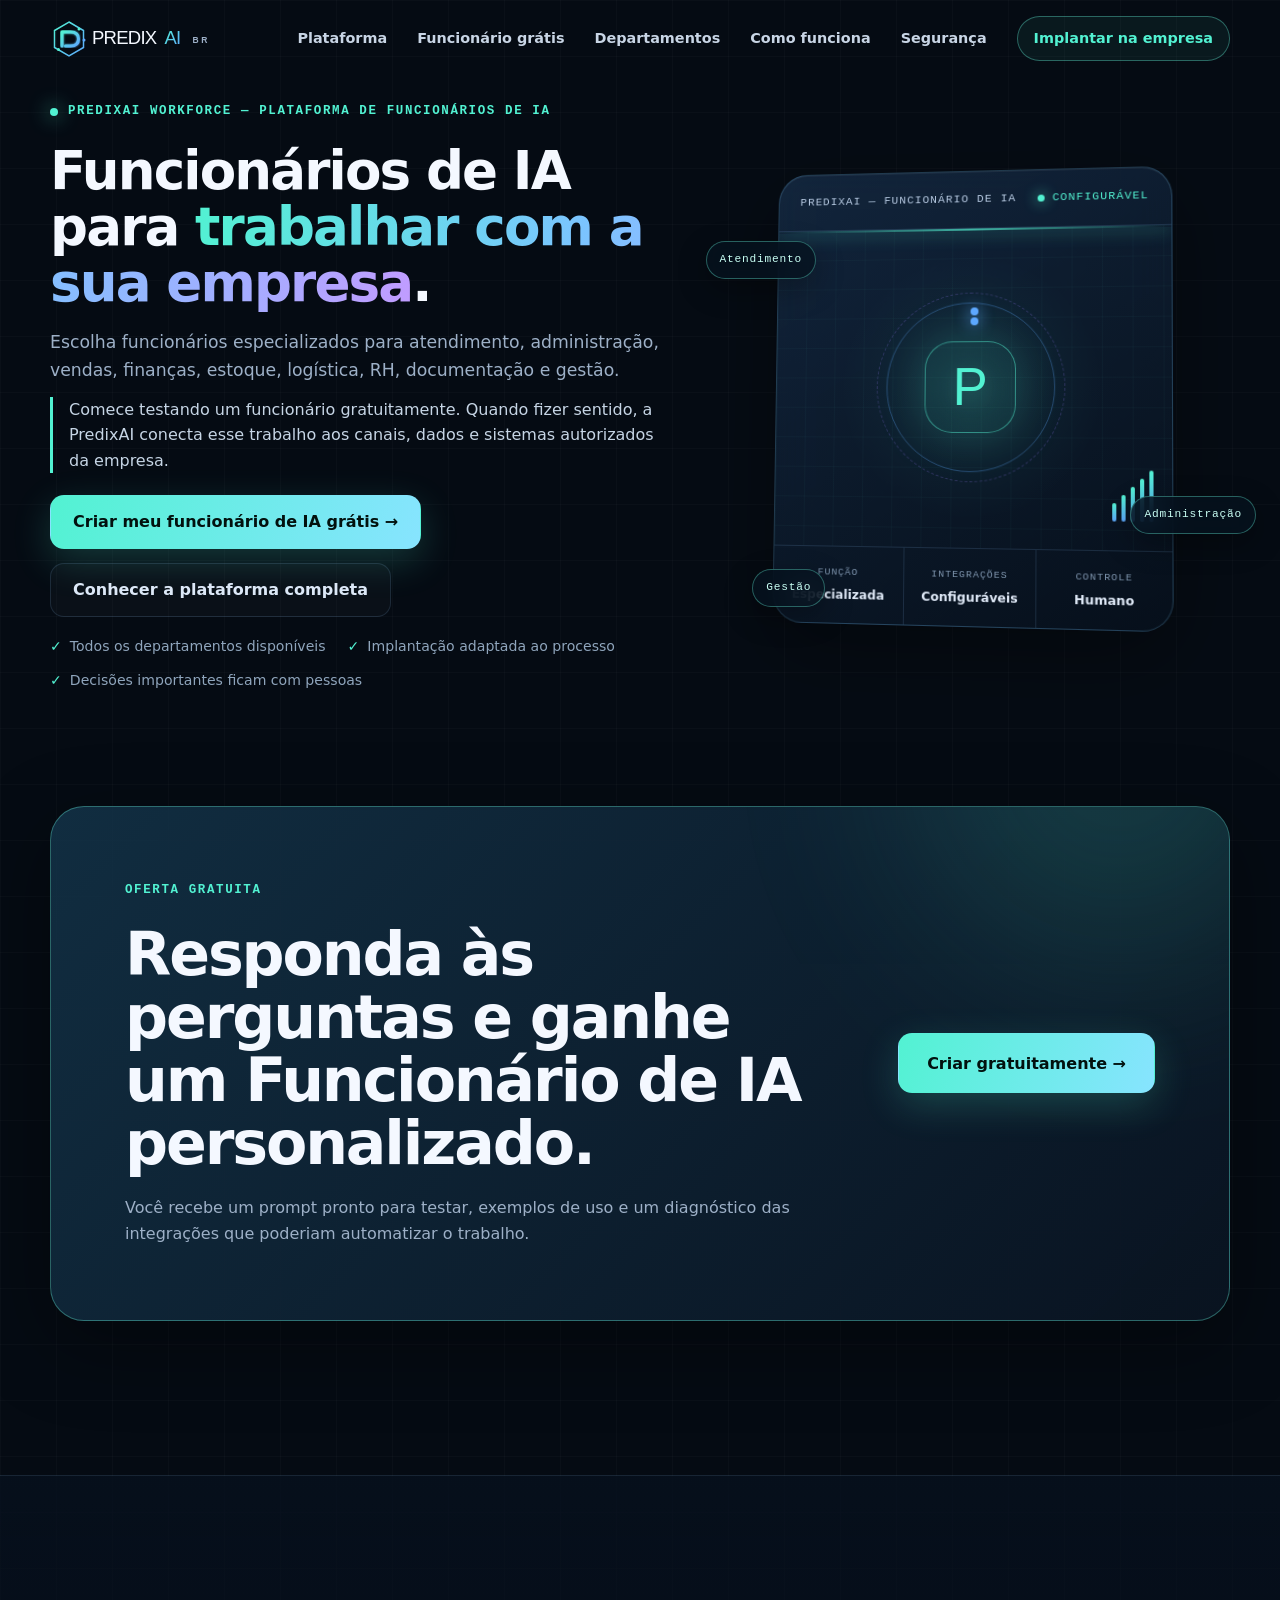
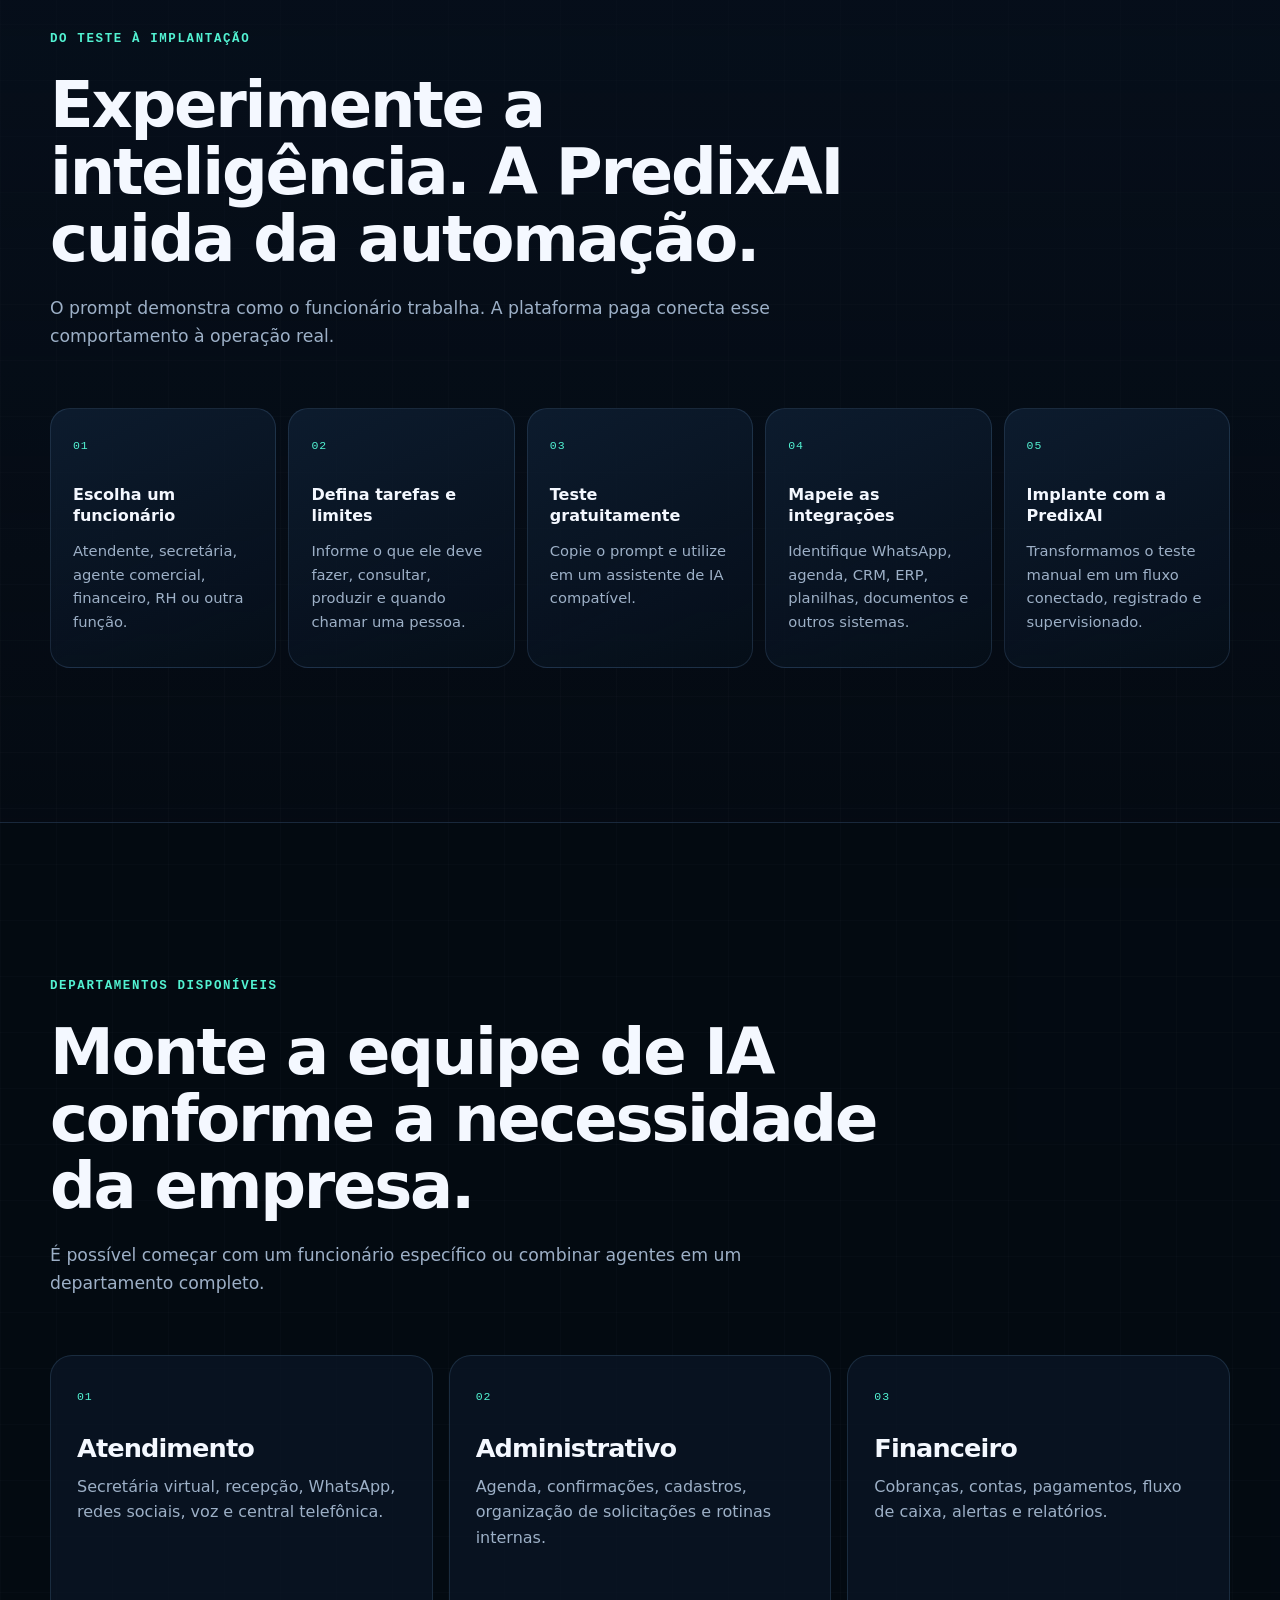
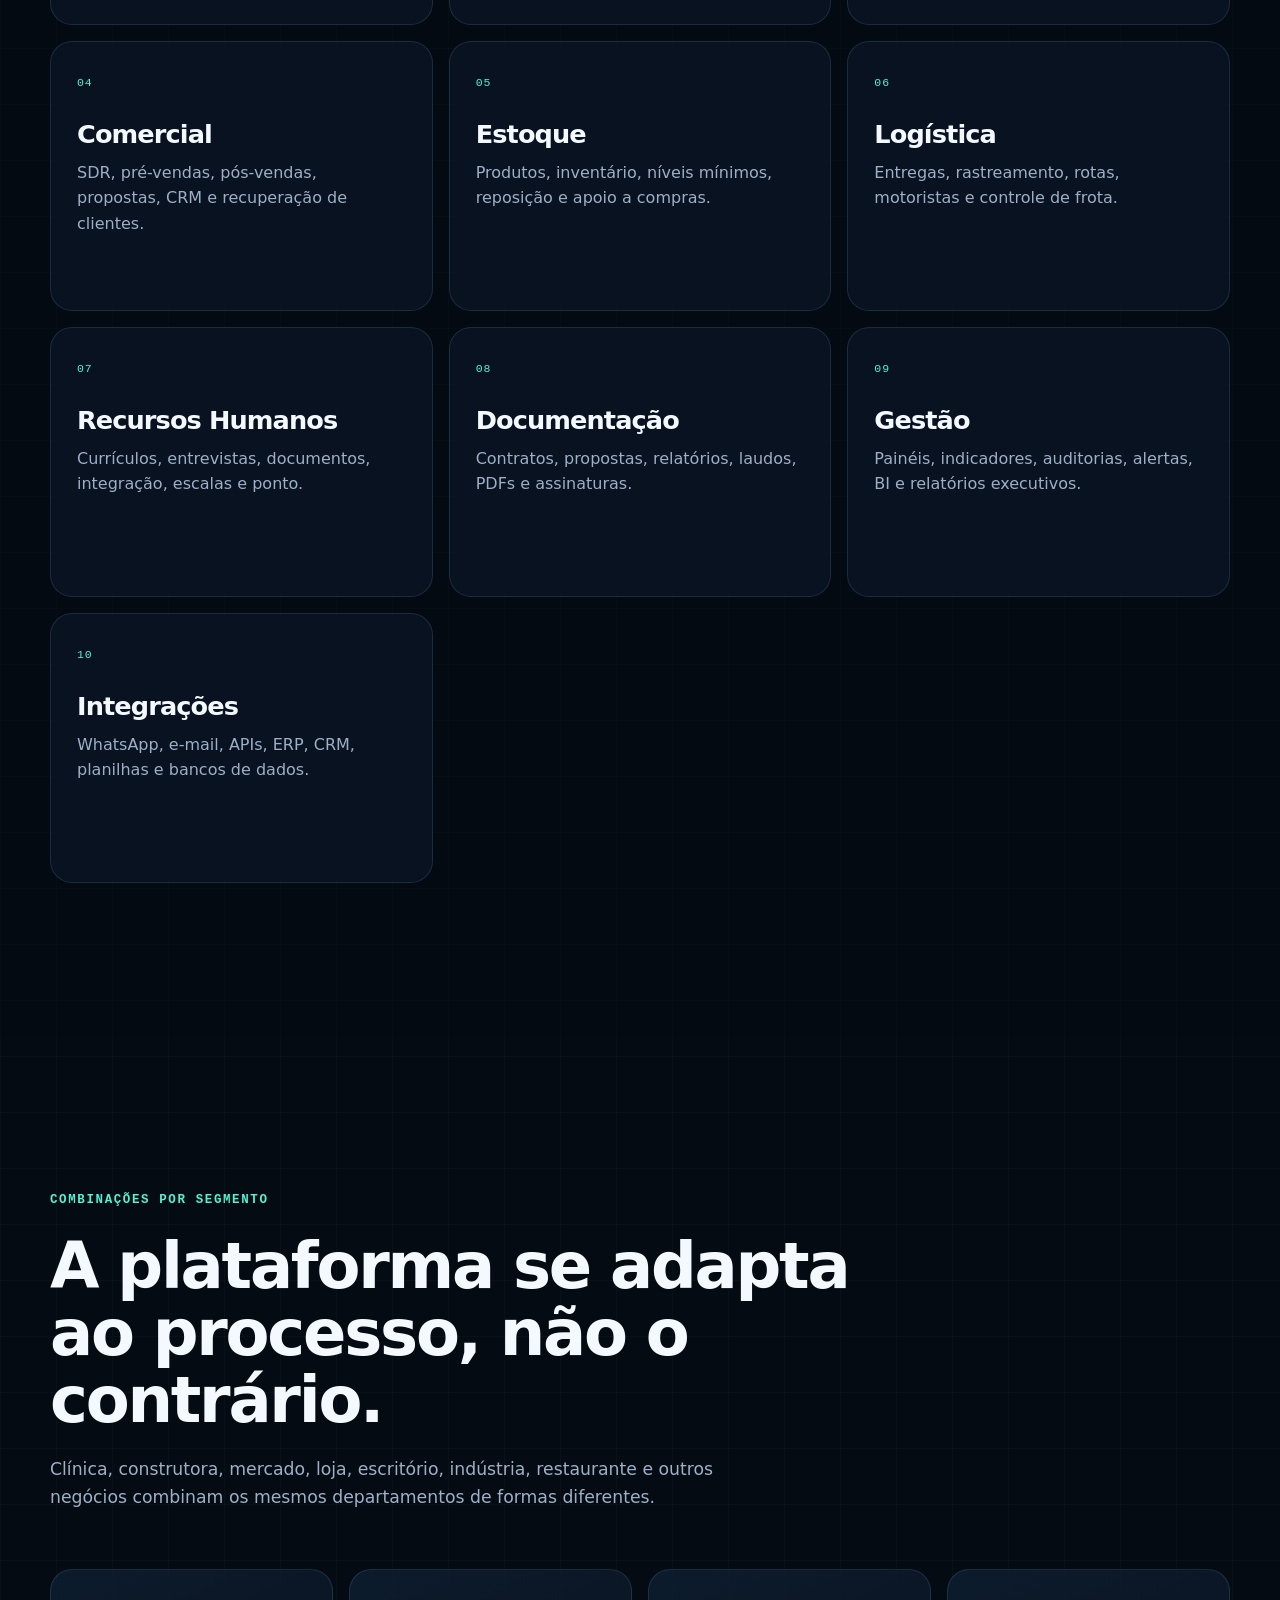
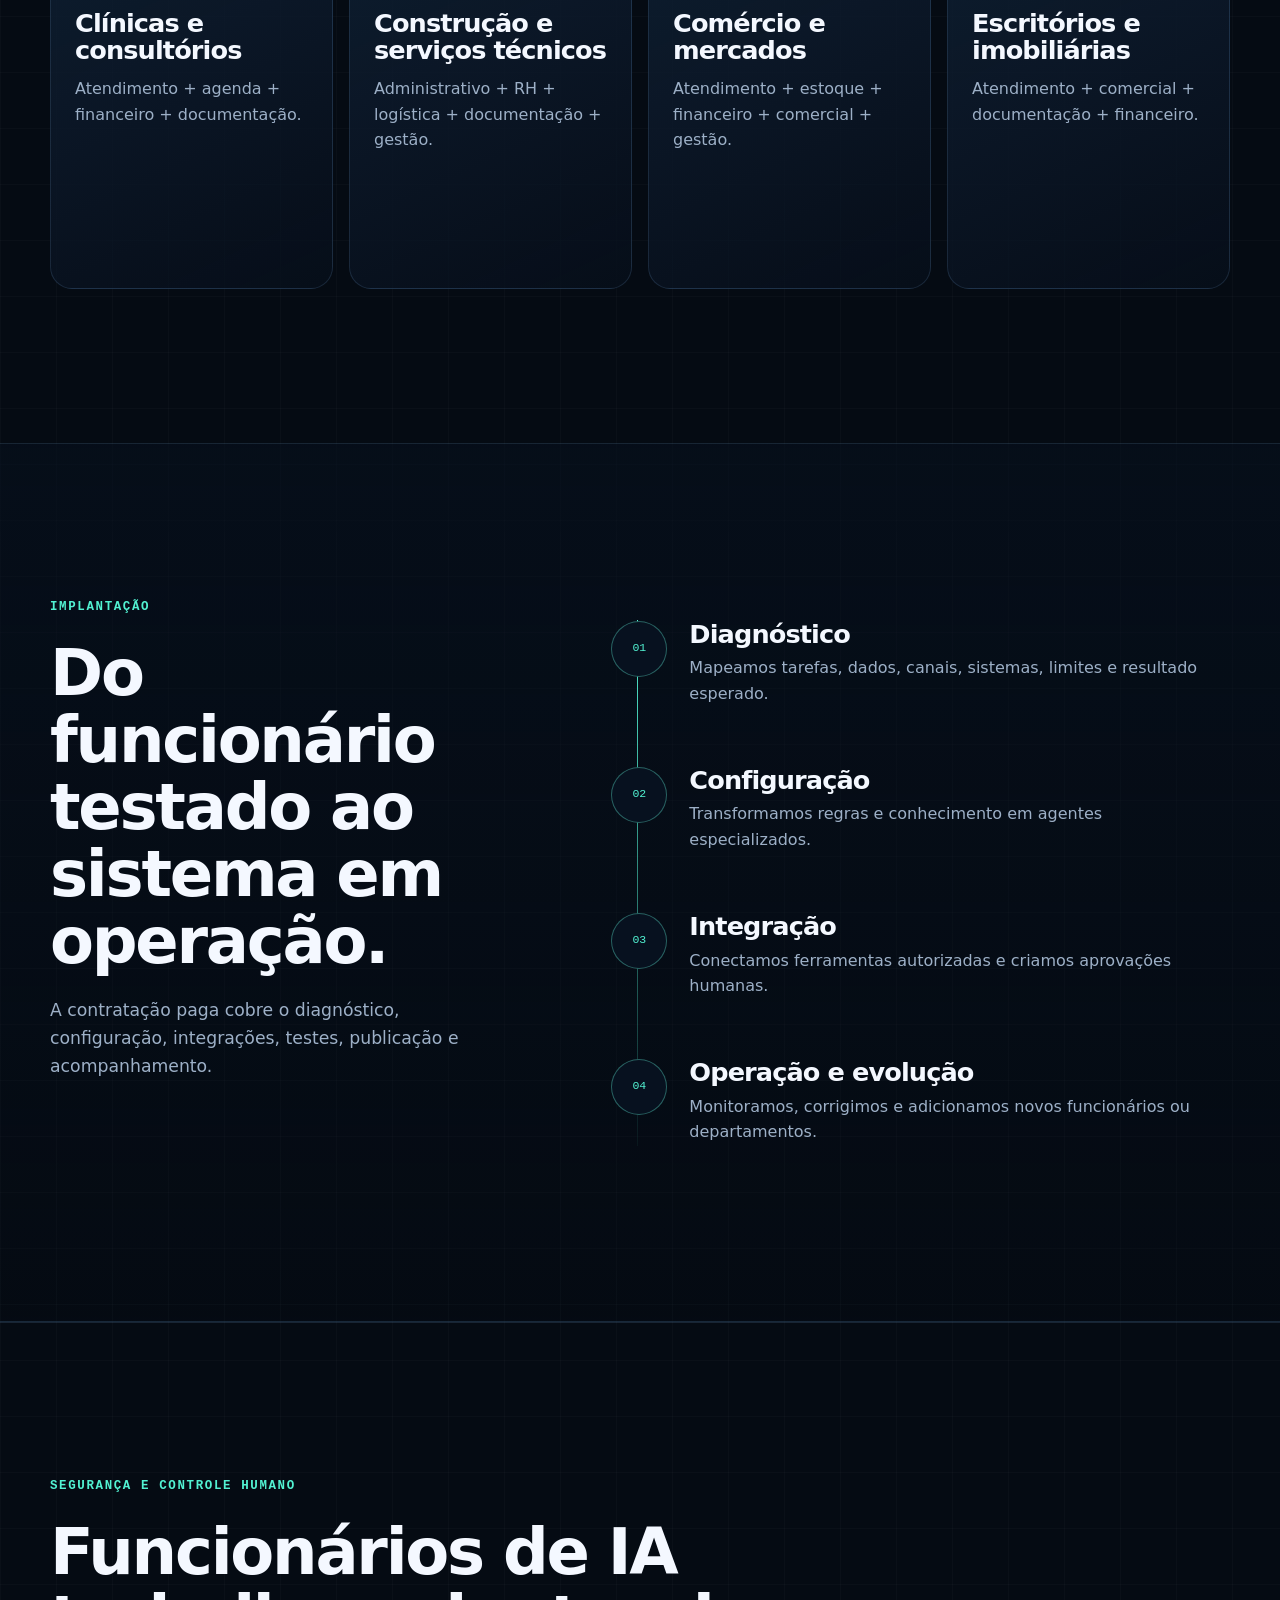
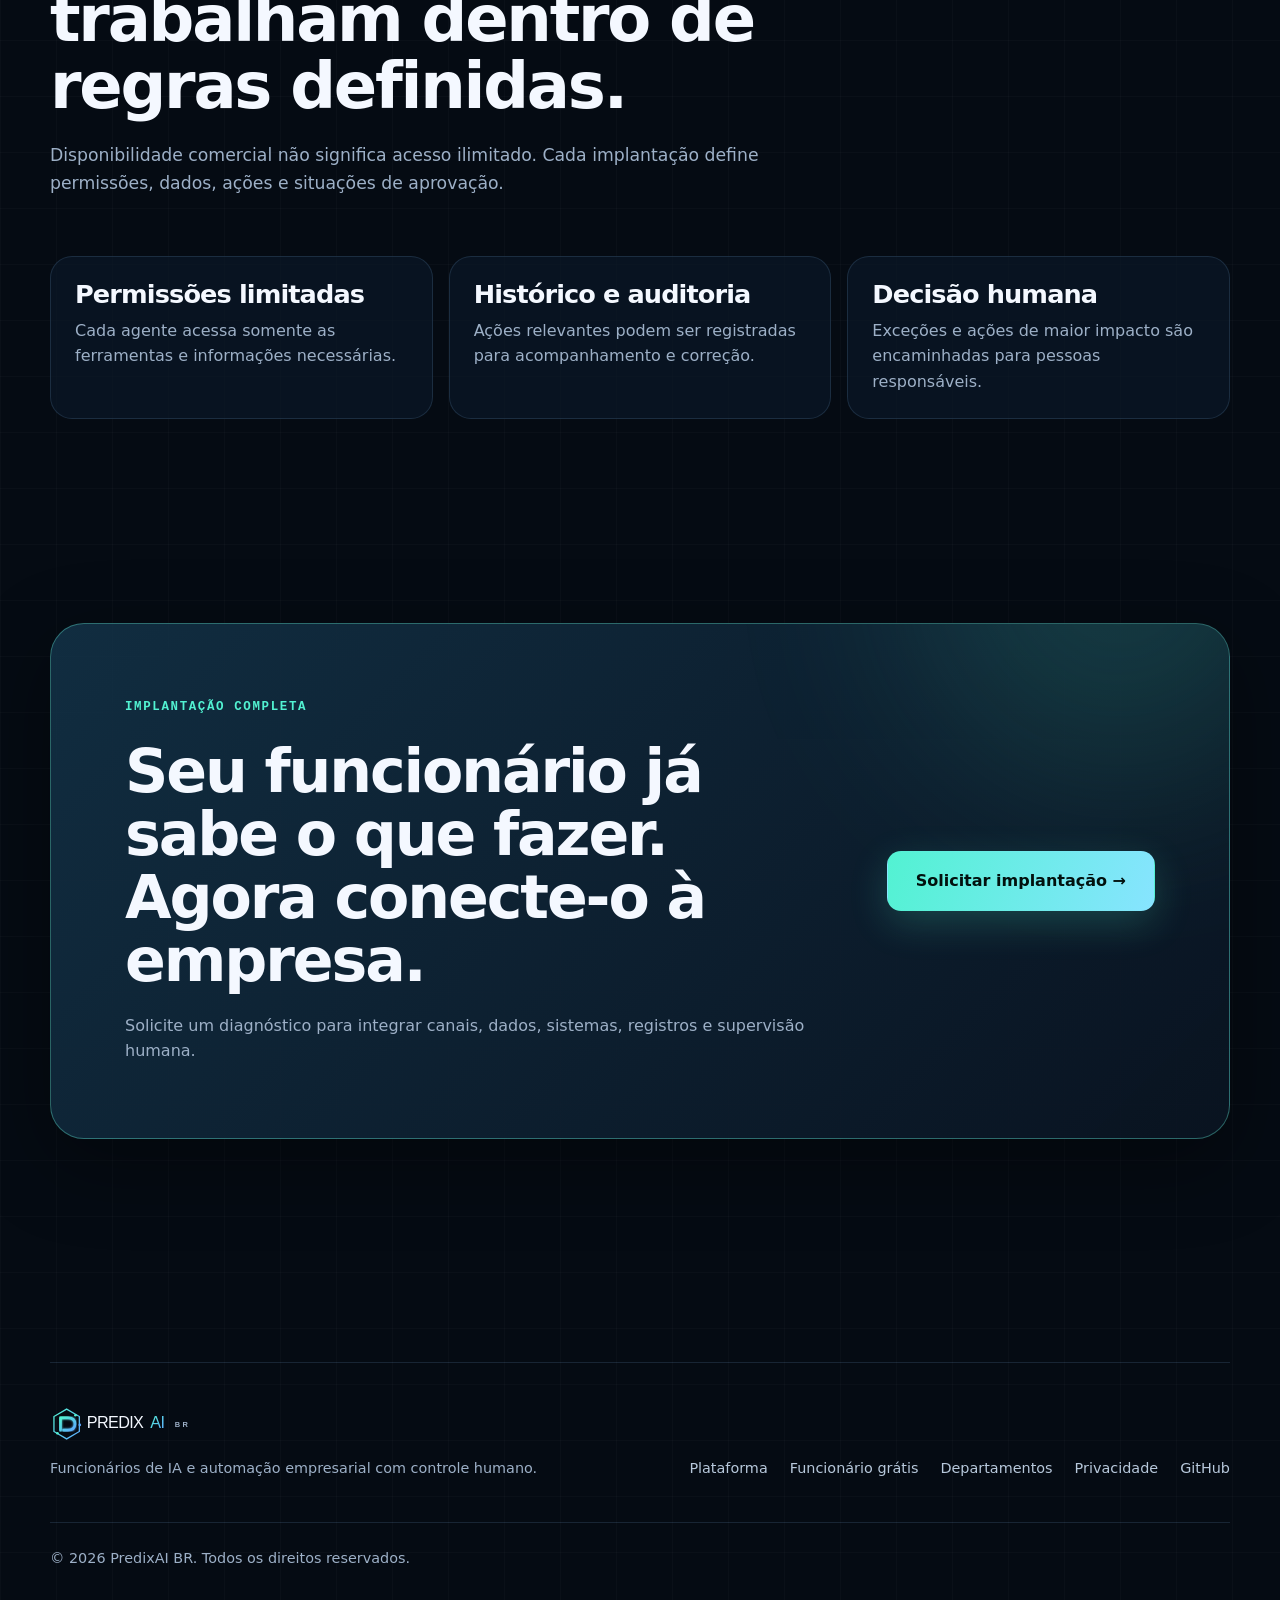
<file: index.html>
<!doctype html>
<html lang="pt-BR">
<head>
  <meta charset="utf-8">
  <meta name="viewport" content="width=device-width,initial-scale=1">
  <meta name="theme-color" content="#07111f">
  <meta name="description" content="A PredixAI Workforce oferece funcionários de IA para atendimento, administração, comercial, financeiro, estoque, logística, RH, documentação e gestão, com integrações e controle humano.">
  <meta name="robots" content="index,follow">
  <link rel="canonical" href="https://predixai-brand.vercel.app/">
  <meta property="og:type" content="website">
  <meta property="og:locale" content="pt_BR">
  <meta property="og:title" content="PredixAI Workforce — Funcionários de IA para empresas">
  <meta property="og:description" content="Teste um funcionário de IA gratuitamente ou implante uma operação conectada aos canais, dados e sistemas da sua empresa.">
  <meta property="og:url" content="https://predixai-brand.vercel.app/">
  <meta property="og:image" content="https://predixai-brand.vercel.app/assets/img/social-card.svg">
  <meta name="twitter:card" content="summary_large_image">
  <meta name="twitter:title" content="PredixAI Workforce">
  <meta name="twitter:description" content="Funcionários de IA e departamentos inteligentes com controle humano.">
  <meta name="twitter:image" content="https://predixai-brand.vercel.app/assets/img/social-card.svg">
  <title>PredixAI Workforce — Funcionários de IA para Empresas</title>
  <link rel="icon" href="assets/img/favicon.svg" type="image/svg+xml">
  <link rel="manifest" href="manifest.webmanifest">
  <link rel="stylesheet" href="assets/css/styles.css">
  <link rel="stylesheet" href="assets/css/commercial.css">
  <link rel="stylesheet" href="assets/css/workforce.css">
  <link rel="stylesheet" href="assets/css/home-commercial.css">
  <script type="application/ld+json">{"@context":"https://schema.org","@type":"Service","name":"PredixAI Workforce","alternateName":"Plataforma de Funcionários de IA","provider":{"@type":"Organization","name":"PredixAI BR","url":"https://predixai-brand.vercel.app/"},"url":"https://predixai-brand.vercel.app/solucoes/workforce/","description":"Funcionários de IA, departamentos inteligentes, automações e integrações empresariais com controle humano.","areaServed":"BR","serviceType":"Plataforma de funcionários de inteligência artificial para empresas"}</script>
</head>
<body>
  <a class="skip-link" href="#conteudo">Pular para o conteúdo</a>
  <div class="ambient ambient-one" aria-hidden="true"></div>
  <div class="ambient ambient-two" aria-hidden="true"></div>
  <canvas id="network-canvas" aria-hidden="true"></canvas>

  <header class="site-header" data-header>
    <div class="container nav-wrap">
      <a class="brand" href="#inicio" aria-label="PredixAI BR — início"><img src="assets/img/logo.svg" alt="PredixAI BR" width="194" height="42"></a>
      <button class="menu-toggle" type="button" aria-expanded="false" aria-controls="primary-navigation" data-menu-toggle><span class="sr-only">Abrir menu</span><span></span><span></span><span></span></button>
      <nav id="primary-navigation" class="primary-nav" aria-label="Navegação principal" data-menu>
        <a href="/solucoes/workforce/">Plataforma</a>
        <a href="/funcionario-ia-gratis/">Funcionário grátis</a>
        <a href="#departamentos">Departamentos</a>
        <a href="#como-funciona">Como funciona</a>
        <a href="#seguranca">Segurança</a>
        <a class="nav-cta" href="/validacao/?source=home&produto=workforce">Implantar na empresa</a>
      </nav>
    </div>
  </header>

  <main id="conteudo">
    <section class="hero hero-commercial section" id="inicio">
      <div class="container hero-grid">
        <div class="hero-copy reveal">
          <p class="eyebrow"><span class="status-dot"></span> PredixAI Workforce — plataforma de funcionários de IA</p>
          <h1>Funcionários de IA para <span class="gradient-text">trabalhar com a sua empresa</span>.</h1>
          <p class="hero-lead">Escolha funcionários especializados para atendimento, administração, vendas, finanças, estoque, logística, RH, documentação e gestão.</p>
          <p class="market-focus">Comece testando um funcionário gratuitamente. Quando fizer sentido, a PredixAI conecta esse trabalho aos canais, dados e sistemas autorizados da empresa.</p>
          <div class="hero-actions">
            <a class="button button-primary" href="/funcionario-ia-gratis/">Criar meu funcionário de IA grátis →</a>
            <a class="button button-ghost" href="/solucoes/workforce/">Conhecer a plataforma completa</a>
          </div>
          <ul class="trust-list">
            <li>Todos os departamentos disponíveis</li>
            <li>Implantação adaptada ao processo</li>
            <li>Decisões importantes ficam com pessoas</li>
          </ul>
        </div>
        <div class="hero-visual reveal" aria-label="Representação visual de um funcionário de IA conectado à operação da empresa">
          <div class="system-card">
            <div class="system-topbar"><span class="system-brand">PREDIXAI — FUNCIONÁRIO DE IA</span><span class="live-indicator">CONFIGURÁVEL</span></div>
            <div class="system-display">
              <div class="core-orbit" aria-hidden="true"><span class="orbit orbit-a"></span><span class="orbit orbit-b"></span><span class="core-mark">P</span></div>
              <div class="signal-lines" aria-hidden="true"><span style="--i:1"></span><span style="--i:2"></span><span style="--i:3"></span><span style="--i:4"></span><span style="--i:5"></span></div>
            </div>
            <div class="system-metrics">
              <div><span>FUNÇÃO</span><strong>Especializada</strong></div>
              <div><span>INTEGRAÇÕES</span><strong>Configuráveis</strong></div>
              <div><span>CONTROLE</span><strong>Humano</strong></div>
            </div>
          </div>
          <div class="floating-tag tag-one">Atendimento</div>
          <div class="floating-tag tag-two">Administração</div>
          <div class="floating-tag tag-three">Gestão</div>
        </div>
      </div>
    </section>

    <section class="section contact-section" id="experimente">
      <div class="container contact-card reveal">
        <div>
          <p class="eyebrow">Oferta gratuita</p>
          <h2>Responda às perguntas e ganhe um Funcionário de IA personalizado.</h2>
          <p>Você recebe um prompt pronto para testar, exemplos de uso e um diagnóstico das integrações que poderiam automatizar o trabalho.</p>
        </div>
        <a class="button button-primary button-large" href="/funcionario-ia-gratis/">Criar gratuitamente →</a>
      </div>
    </section>

    <section class="section concrete-example" id="como-funciona">
      <div class="container">
        <div class="section-heading reveal">
          <p class="eyebrow">Do teste à implantação</p>
          <h2>Experimente a inteligência. A PredixAI cuida da automação.</h2>
          <p>O prompt demonstra como o funcionário trabalha. A plataforma paga conecta esse comportamento à operação real.</p>
        </div>
        <ol class="example-flow">
          <li class="reveal"><span>01</span><strong>Escolha um funcionário</strong><p>Atendente, secretária, agente comercial, financeiro, RH ou outra função.</p></li>
          <li class="reveal"><span>02</span><strong>Defina tarefas e limites</strong><p>Informe o que ele deve fazer, consultar, produzir e quando chamar uma pessoa.</p></li>
          <li class="reveal"><span>03</span><strong>Teste gratuitamente</strong><p>Copie o prompt e utilize em um assistente de IA compatível.</p></li>
          <li class="reveal"><span>04</span><strong>Mapeie as integrações</strong><p>Identifique WhatsApp, agenda, CRM, ERP, planilhas, documentos e outros sistemas.</p></li>
          <li class="reveal"><span>05</span><strong>Implante com a PredixAI</strong><p>Transformamos o teste manual em um fluxo conectado, registrado e supervisionado.</p></li>
        </ol>
      </div>
    </section>

    <section class="section process-section" id="departamentos">
      <div class="container">
        <div class="section-heading reveal">
          <p class="eyebrow">Departamentos disponíveis</p>
          <h2>Monte a equipe de IA conforme a necessidade da empresa.</h2>
          <p>É possível começar com um funcionário específico ou combinar agentes em um departamento completo.</p>
        </div>
        <div class="process-grid">
          <article class="process-card reveal"><span>01</span><h3>Atendimento</h3><p>Secretária virtual, recepção, WhatsApp, redes sociais, voz e central telefônica.</p></article>
          <article class="process-card reveal"><span>02</span><h3>Administrativo</h3><p>Agenda, confirmações, cadastros, organização de solicitações e rotinas internas.</p></article>
          <article class="process-card reveal"><span>03</span><h3>Financeiro</h3><p>Cobranças, contas, pagamentos, fluxo de caixa, alertas e relatórios.</p></article>
          <article class="process-card reveal"><span>04</span><h3>Comercial</h3><p>SDR, pré-vendas, pós-vendas, propostas, CRM e recuperação de clientes.</p></article>
          <article class="process-card reveal"><span>05</span><h3>Estoque</h3><p>Produtos, inventário, níveis mínimos, reposição e apoio a compras.</p></article>
          <article class="process-card reveal"><span>06</span><h3>Logística</h3><p>Entregas, rastreamento, rotas, motoristas e controle de frota.</p></article>
          <article class="process-card reveal"><span>07</span><h3>Recursos Humanos</h3><p>Currículos, entrevistas, documentos, integração, escalas e ponto.</p></article>
          <article class="process-card reveal"><span>08</span><h3>Documentação</h3><p>Contratos, propostas, relatórios, laudos, PDFs e assinaturas.</p></article>
          <article class="process-card reveal"><span>09</span><h3>Gestão</h3><p>Painéis, indicadores, auditorias, alertas, BI e relatórios executivos.</p></article>
          <article class="process-card reveal"><span>10</span><h3>Integrações</h3><p>WhatsApp, e-mail, APIs, ERP, CRM, planilhas e bancos de dados.</p></article>
        </div>
      </div>
    </section>

    <section class="section audience-section" id="segmentos">
      <div class="container">
        <div class="section-heading reveal">
          <p class="eyebrow">Combinações por segmento</p>
          <h2>A plataforma se adapta ao processo, não o contrário.</h2>
          <p>Clínica, construtora, mercado, loja, escritório, indústria, restaurante e outros negócios combinam os mesmos departamentos de formas diferentes.</p>
        </div>
        <div class="audience-grid">
          <article class="audience-card reveal"><h3>Clínicas e consultórios</h3><p>Atendimento + agenda + financeiro + documentação.</p></article>
          <article class="audience-card reveal"><h3>Construção e serviços técnicos</h3><p>Administrativo + RH + logística + documentação + gestão.</p></article>
          <article class="audience-card reveal"><h3>Comércio e mercados</h3><p>Atendimento + estoque + financeiro + comercial + gestão.</p></article>
          <article class="audience-card reveal"><h3>Escritórios e imobiliárias</h3><p>Atendimento + comercial + documentação + financeiro.</p></article>
        </div>
      </div>
    </section>

    <section class="section method-section" id="metodo">
      <div class="container method-grid">
        <div class="section-heading reveal">
          <p class="eyebrow">Implantação</p>
          <h2>Do funcionário testado ao sistema em operação.</h2>
          <p>A contratação paga cobre o diagnóstico, configuração, integrações, testes, publicação e acompanhamento.</p>
        </div>
        <ol class="timeline">
          <li class="reveal"><span>01</span><div><h3>Diagnóstico</h3><p>Mapeamos tarefas, dados, canais, sistemas, limites e resultado esperado.</p></div></li>
          <li class="reveal"><span>02</span><div><h3>Configuração</h3><p>Transformamos regras e conhecimento em agentes especializados.</p></div></li>
          <li class="reveal"><span>03</span><div><h3>Integração</h3><p>Conectamos ferramentas autorizadas e criamos aprovações humanas.</p></div></li>
          <li class="reveal"><span>04</span><div><h3>Operação e evolução</h3><p>Monitoramos, corrigimos e adicionamos novos funcionários ou departamentos.</p></div></li>
        </ol>
      </div>
    </section>

    <section class="section security-section" id="seguranca">
      <div class="container">
        <div class="section-heading reveal">
          <p class="eyebrow">Segurança e controle humano</p>
          <h2>Funcionários de IA trabalham dentro de regras definidas.</h2>
          <p>Disponibilidade comercial não significa acesso ilimitado. Cada implantação define permissões, dados, ações e situações de aprovação.</p>
        </div>
        <div class="governance-grid">
          <article class="governance-card reveal"><h3>Permissões limitadas</h3><p>Cada agente acessa somente as ferramentas e informações necessárias.</p></article>
          <article class="governance-card reveal"><h3>Histórico e auditoria</h3><p>Ações relevantes podem ser registradas para acompanhamento e correção.</p></article>
          <article class="governance-card reveal"><h3>Decisão humana</h3><p>Exceções e ações de maior impacto são encaminhadas para pessoas responsáveis.</p></article>
        </div>
      </div>
    </section>

    <section class="section contact-section" id="contato">
      <div class="container contact-card reveal">
        <div>
          <p class="eyebrow">Implantação completa</p>
          <h2>Seu funcionário já sabe o que fazer. Agora conecte-o à empresa.</h2>
          <p>Solicite um diagnóstico para integrar canais, dados, sistemas, registros e supervisão humana.</p>
        </div>
        <a class="button button-primary button-large" href="/validacao/?source=home&produto=workforce">Solicitar implantação →</a>
      </div>
    </section>
  </main>

  <footer class="site-footer">
    <div class="container footer-grid">
      <div><img src="assets/img/logo.svg" alt="PredixAI BR" width="194" height="42"><p>Funcionários de IA e automação empresarial com controle humano.</p></div>
      <div class="footer-links"><a href="/solucoes/workforce/">Plataforma</a><a href="/funcionario-ia-gratis/">Funcionário grátis</a><a href="#departamentos">Departamentos</a><a href="/privacidade/">Privacidade</a><a href="https://github.com/leon337" target="_blank" rel="noopener noreferrer">GitHub</a></div>
      <p class="copyright">© <span data-year></span> PredixAI BR. Todos os direitos reservados.</p>
    </div>
  </footer>
  <script src="assets/js/main.js" defer></script>
</body>
</html>
</file>
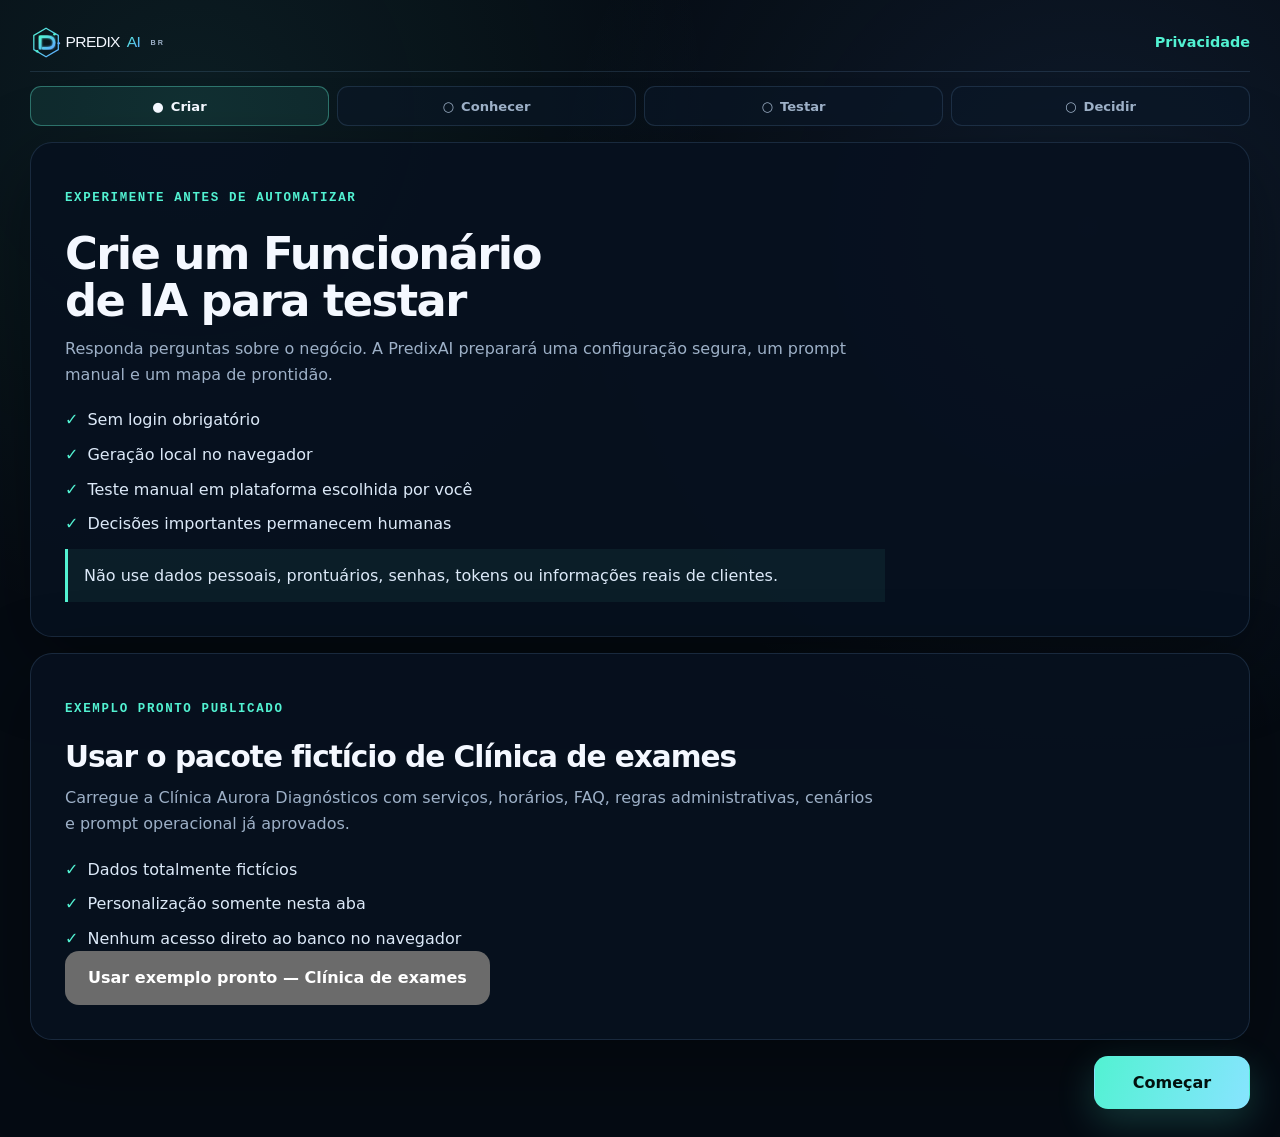
<file: funcionario-ia-gratis/index.html>
<!doctype html>
<html lang="pt-BR">
<head>
  <meta charset="utf-8">
  <meta name="viewport" content="width=device-width,initial-scale=1">
  <meta name="theme-color" content="#07111f">
  <meta name="description" content="Crie gratuitamente um Funcionário de IA, teste manualmente e descubra o que está pronto, o que precisa de conteúdo e o que exige avaliação técnica.">
  <meta name="robots" content="index,follow">
  <link rel="canonical" href="https://predixai-brand.vercel.app/funcionario-ia-gratis/">
  <meta property="og:type" content="website">
  <meta property="og:locale" content="pt_BR">
  <meta property="og:title" content="Crie seu Funcionário de IA Grátis — PredixAI BR">
  <meta property="og:description" content="Jornada guiada: Criar, Conhecer, Testar e Decidir.">
  <meta property="og:url" content="https://predixai-brand.vercel.app/funcionario-ia-gratis/">
  <meta property="og:image" content="https://predixai-brand.vercel.app/assets/img/social-card.svg">
  <title>Crie seu Funcionário de IA Grátis — PredixAI BR</title>
  <link rel="icon" href="/assets/img/favicon.svg" type="image/svg+xml">
  <link rel="stylesheet" href="/assets/css/styles.css">
  <link rel="stylesheet" href="/assets/css/commercial.css">
  <link rel="stylesheet" href="/assets/css/employee-builder.css">
  <link rel="stylesheet" href="/assets/css/employee-builder-responsive.css">
  <link rel="stylesheet" href="/assets/css/workforce-package.css">
</head>
<body class="page-shell employee-builder-page">
  <a class="skip-link" href="#k6-main">Pular para o conteúdo</a>
  <div class="ambient ambient-one" aria-hidden="true"></div>
  <div class="ambient ambient-two" aria-hidden="true"></div>

  <div class="k6-root" data-k6-app>
    <div class="k6-loading" role="status" aria-busy="true">Carregando o gerador...</div>
  </div>

  <script src="/assets/js/main.js" defer></script>
  <script src="/assets/js/journey-contracts.js" defer></script>
  <script src="/assets/js/workforce-package-client.js" defer></script>
  <script src="/assets/js/workforce-package-adapter.js" defer></script>
  <script src="/assets/js/workforce-package-bootstrap.js" defer></script>
  <script src="/assets/js/state-store.js" defer></script>
  <script src="/assets/js/workforce-package-state.js" defer></script>
  <script src="/assets/js/prompt-generator.js" defer></script>
  <script src="/assets/js/workforce-package-prompt.js" defer></script>
  <script src="/assets/js/workforce-package-effective-config.js" defer></script>
  <script src="/assets/js/employee-builder.js" defer></script>
  <script src="/assets/js/workforce-package-projection.js" defer></script>
  <script src="/assets/js/workforce-package-ui.js" defer></script>
  <script src="/assets/js/employee-builder-ux.js" defer></script>
</body>
</html>
</file>
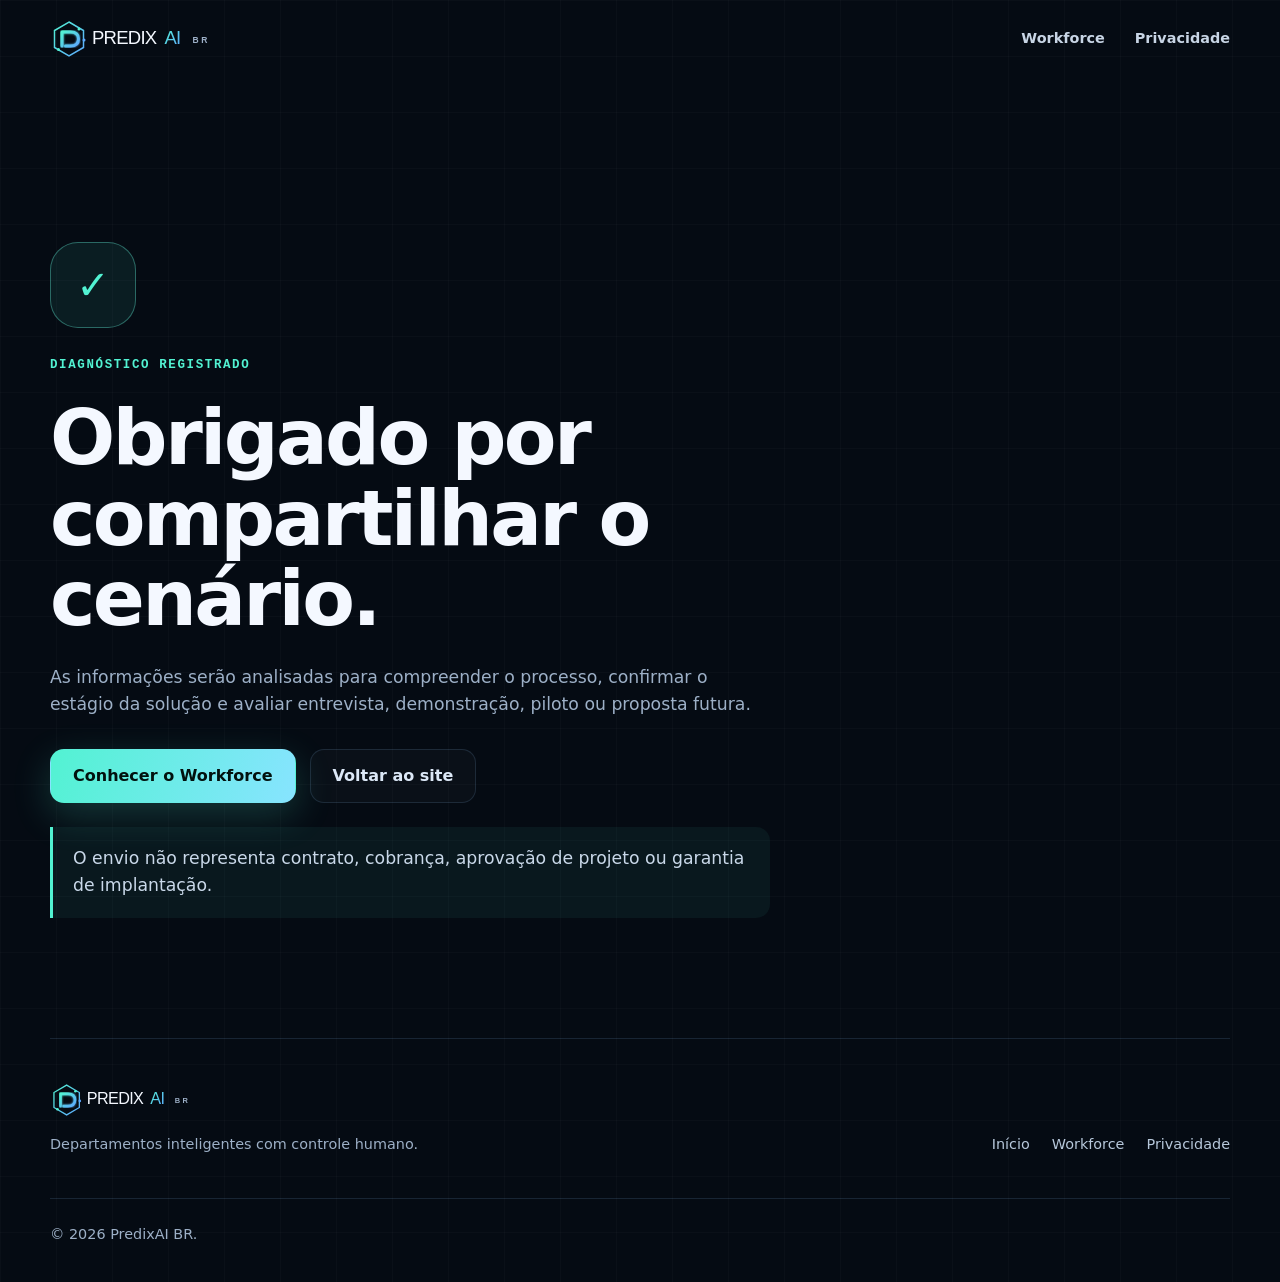
<file: obrigado/index.html>
<!doctype html>
<html lang="pt-BR"><head><meta charset="utf-8"><meta name="viewport" content="width=device-width,initial-scale=1"><meta name="theme-color" content="#07111f"><meta name="description" content="Confirmação do envio do diagnóstico PredixAI BR."><meta name="robots" content="noindex, follow"><link rel="canonical" href="https://predixai-brand.vercel.app/obrigado/"><title>Diagnóstico registrado — PredixAI BR</title><link rel="icon" href="/assets/img/favicon.svg" type="image/svg+xml"><link rel="stylesheet" href="/assets/css/styles.css"><link rel="stylesheet" href="/assets/css/commercial.css"></head><body class="page-shell"><a class="skip-link" href="#conteudo">Pular para o conteúdo</a><div class="ambient ambient-one" aria-hidden="true"></div><div class="ambient ambient-two" aria-hidden="true"></div><header class="site-header is-scrolled" data-header><div class="container nav-wrap"><a class="brand" href="/"><img src="/assets/img/logo.svg" alt="PredixAI BR" width="194" height="42"></a><nav class="primary-nav"><a href="/solucoes/workforce/">Workforce</a><a href="/privacidade/">Privacidade</a></nav></div></header><main id="conteudo" class="page-main"><section class="page-hero"><div class="container"><div class="success-mark" aria-hidden="true">✓</div><p class="eyebrow">Diagnóstico registrado</p><h1>Obrigado por compartilhar o cenário.</h1><p>As informações serão analisadas para compreender o processo, confirmar o estágio da solução e avaliar entrevista, demonstração, piloto ou proposta futura.</p><div class="page-actions"><a class="button button-primary" href="/solucoes/workforce/">Conhecer o Workforce</a><a class="button button-ghost" href="/">Voltar ao site</a></div><p class="notice">O envio não representa contrato, cobrança, aprovação de projeto ou garantia de implantação.</p></div></section></main><footer class="site-footer"><div class="container footer-grid"><div><img src="/assets/img/logo.svg" alt="PredixAI BR" width="194" height="42"><p>Departamentos inteligentes com controle humano.</p></div><div class="footer-links"><a href="/">Início</a><a href="/solucoes/workforce/">Workforce</a><a href="/privacidade/">Privacidade</a></div><p class="copyright">© <span data-year></span> PredixAI BR.</p></div></footer><script src="/assets/js/main.js" defer></script></body></html>
</file>
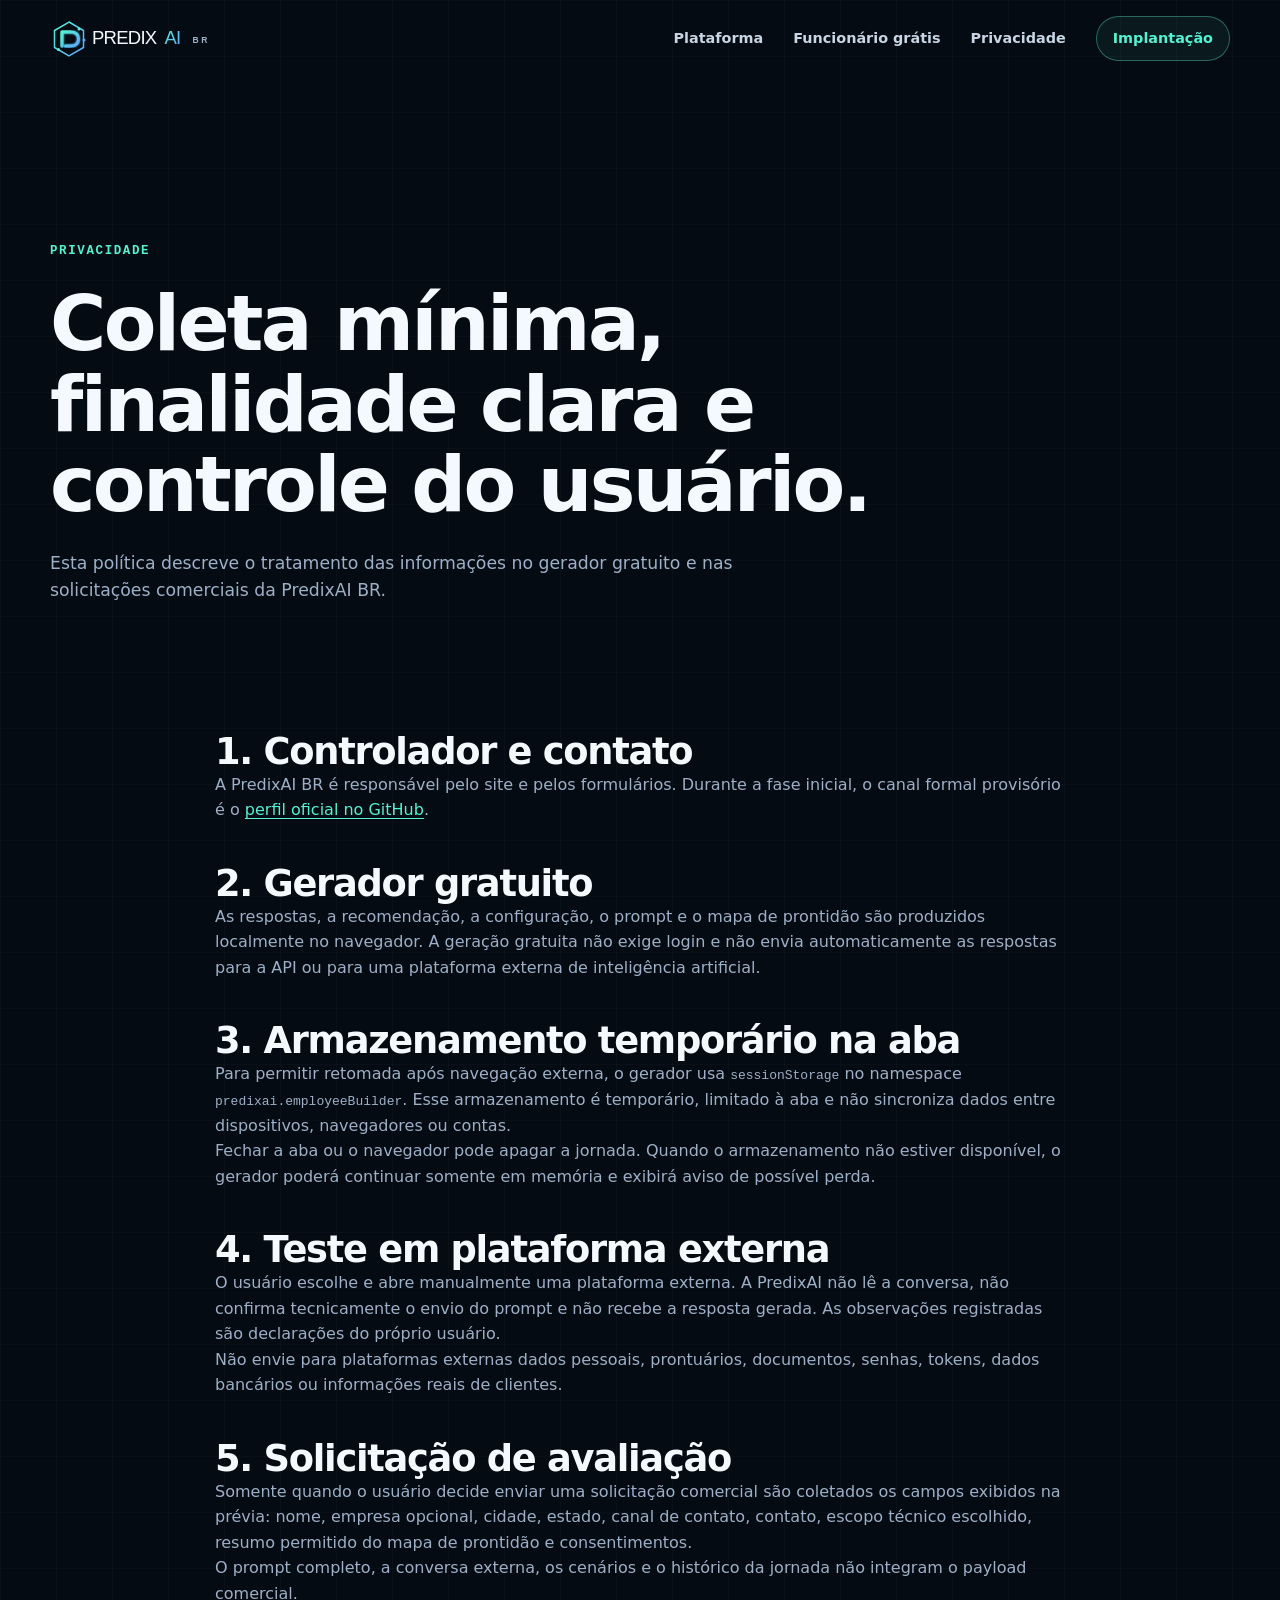
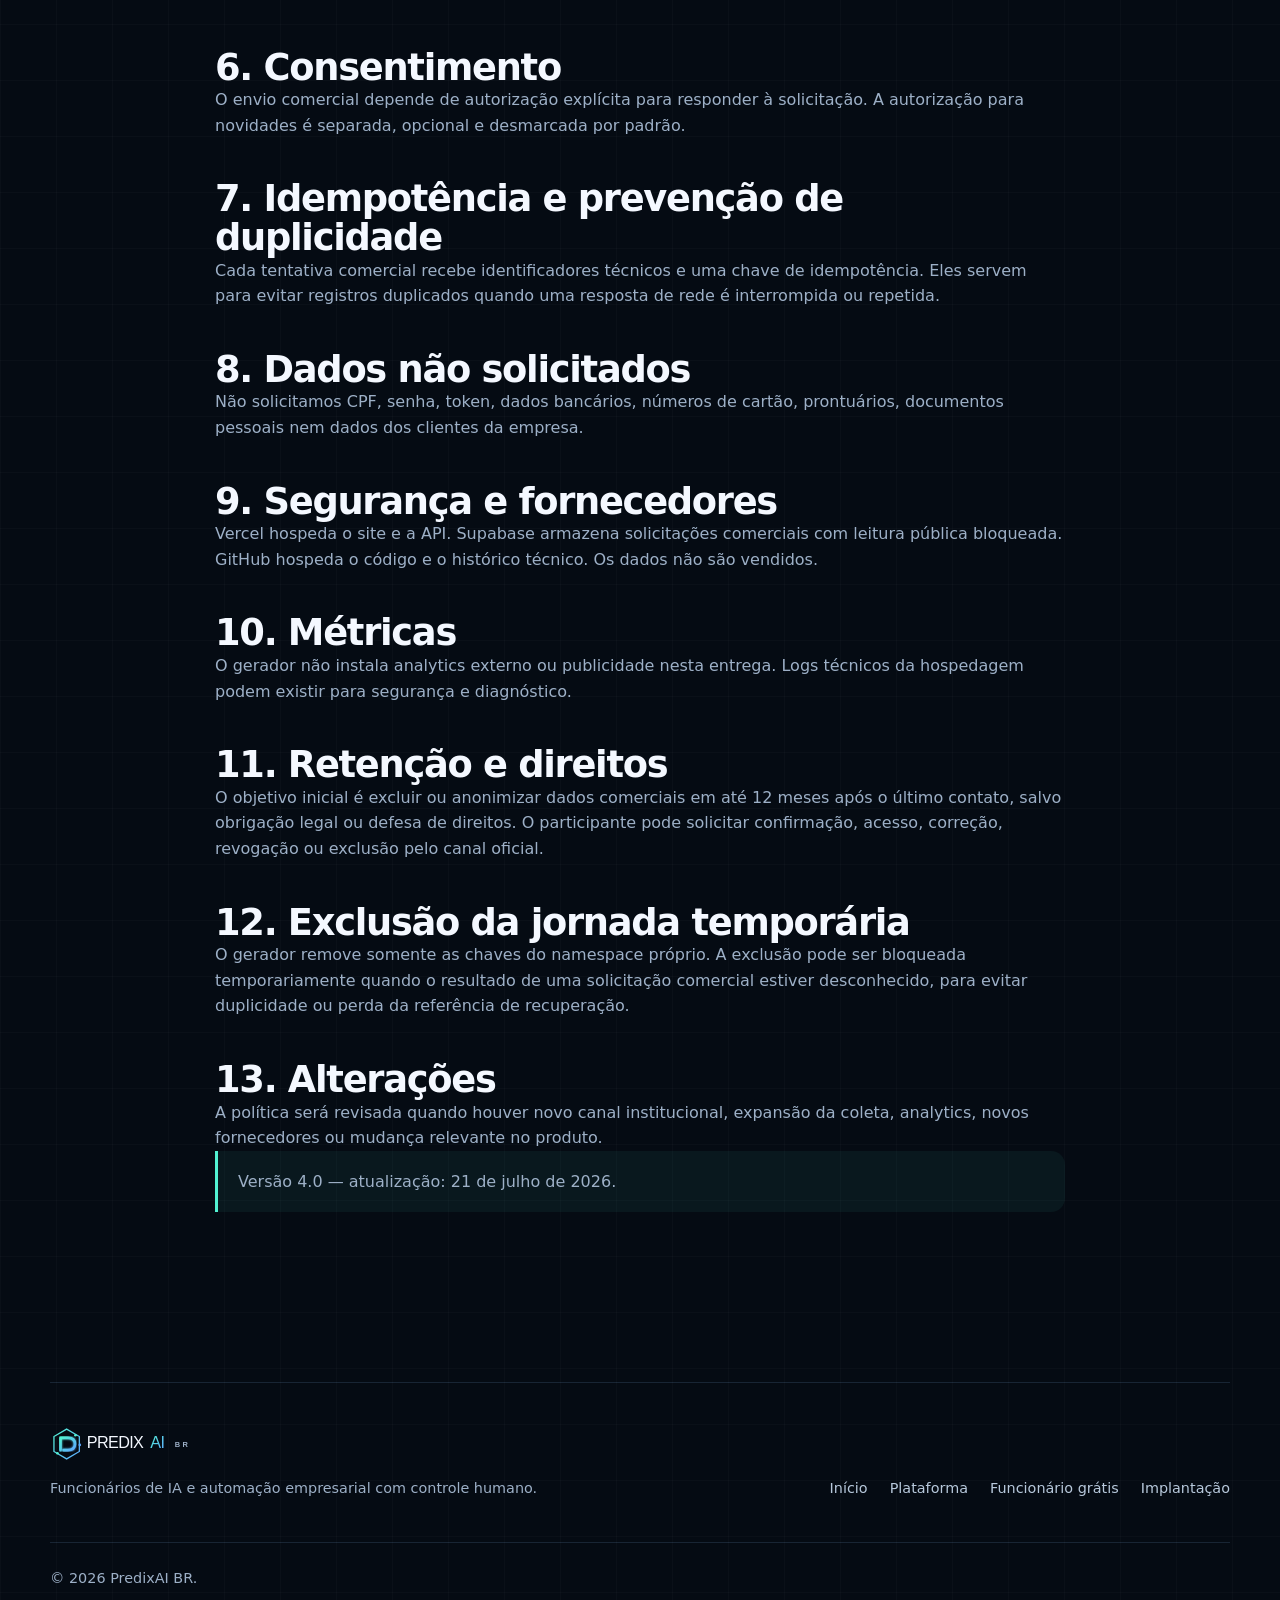
<file: privacidade/index.html>
<!doctype html>
<html lang="pt-BR">
<head>
  <meta charset="utf-8">
  <meta name="viewport" content="width=device-width,initial-scale=1">
  <meta name="theme-color" content="#07111f">
  <meta name="description" content="Política de Privacidade do gerador de Funcionários de IA e dos formulários comerciais da PredixAI BR.">
  <meta name="robots" content="index,follow">
  <link rel="canonical" href="https://predixai-brand.vercel.app/privacidade/">
  <title>Política de Privacidade — PredixAI BR</title>
  <link rel="icon" href="/assets/img/favicon.svg" type="image/svg+xml">
  <link rel="stylesheet" href="/assets/css/styles.css">
  <link rel="stylesheet" href="/assets/css/commercial.css">
</head>
<body class="page-shell">
  <a class="skip-link" href="#conteudo">Pular para o conteúdo</a>
  <div class="ambient ambient-one" aria-hidden="true"></div>
  <div class="ambient ambient-two" aria-hidden="true"></div>
  <header class="site-header is-scrolled" data-header>
    <div class="container nav-wrap">
      <a class="brand" href="/" aria-label="PredixAI BR — início"><img src="/assets/img/logo.svg" alt="PredixAI BR" width="194" height="42"></a>
      <button class="menu-toggle" type="button" aria-expanded="false" aria-controls="primary-navigation" data-menu-toggle><span class="sr-only">Abrir menu</span><span></span><span></span><span></span></button>
      <nav id="primary-navigation" class="primary-nav" aria-label="Navegação principal" data-menu>
        <a href="/solucoes/workforce/">Plataforma</a>
        <a href="/funcionario-ia-gratis/">Funcionário grátis</a>
        <a href="/privacidade/" aria-current="page">Privacidade</a>
        <a class="nav-cta" href="/validacao/?source=direto&produto=workforce">Implantação</a>
      </nav>
    </div>
  </header>
  <main id="conteudo" class="page-main">
    <section class="page-hero"><div class="container"><p class="eyebrow">Privacidade</p><h1>Coleta mínima, finalidade clara e controle do usuário.</h1><p>Esta política descreve o tratamento das informações no gerador gratuito e nas solicitações comerciais da PredixAI BR.</p></div></section>
    <section class="content-section"><div class="container privacy-copy">
      <h2>1. Controlador e contato</h2>
      <p>A PredixAI BR é responsável pelo site e pelos formulários. Durante a fase inicial, o canal formal provisório é o <a href="https://github.com/leon337" target="_blank" rel="noopener noreferrer">perfil oficial no GitHub</a>.</p>

      <h2>2. Gerador gratuito</h2>
      <p>As respostas, a recomendação, a configuração, o prompt e o mapa de prontidão são produzidos localmente no navegador. A geração gratuita não exige login e não envia automaticamente as respostas para a API ou para uma plataforma externa de inteligência artificial.</p>

      <h2>3. Armazenamento temporário na aba</h2>
      <p>Para permitir retomada após navegação externa, o gerador usa <code>sessionStorage</code> no namespace <code>predixai.employeeBuilder</code>. Esse armazenamento é temporário, limitado à aba e não sincroniza dados entre dispositivos, navegadores ou contas.</p>
      <p>Fechar a aba ou o navegador pode apagar a jornada. Quando o armazenamento não estiver disponível, o gerador poderá continuar somente em memória e exibirá aviso de possível perda.</p>

      <h2>4. Teste em plataforma externa</h2>
      <p>O usuário escolhe e abre manualmente uma plataforma externa. A PredixAI não lê a conversa, não confirma tecnicamente o envio do prompt e não recebe a resposta gerada. As observações registradas são declarações do próprio usuário.</p>
      <p>Não envie para plataformas externas dados pessoais, prontuários, documentos, senhas, tokens, dados bancários ou informações reais de clientes.</p>

      <h2>5. Solicitação de avaliação</h2>
      <p>Somente quando o usuário decide enviar uma solicitação comercial são coletados os campos exibidos na prévia: nome, empresa opcional, cidade, estado, canal de contato, contato, escopo técnico escolhido, resumo permitido do mapa de prontidão e consentimentos.</p>
      <p>O prompt completo, a conversa externa, os cenários e o histórico da jornada não integram o payload comercial.</p>

      <h2>6. Consentimento</h2>
      <p>O envio comercial depende de autorização explícita para responder à solicitação. A autorização para novidades é separada, opcional e desmarcada por padrão.</p>

      <h2>7. Idempotência e prevenção de duplicidade</h2>
      <p>Cada tentativa comercial recebe identificadores técnicos e uma chave de idempotência. Eles servem para evitar registros duplicados quando uma resposta de rede é interrompida ou repetida.</p>

      <h2>8. Dados não solicitados</h2>
      <p>Não solicitamos CPF, senha, token, dados bancários, números de cartão, prontuários, documentos pessoais nem dados dos clientes da empresa.</p>

      <h2>9. Segurança e fornecedores</h2>
      <p>Vercel hospeda o site e a API. Supabase armazena solicitações comerciais com leitura pública bloqueada. GitHub hospeda o código e o histórico técnico. Os dados não são vendidos.</p>

      <h2>10. Métricas</h2>
      <p>O gerador não instala analytics externo ou publicidade nesta entrega. Logs técnicos da hospedagem podem existir para segurança e diagnóstico.</p>

      <h2>11. Retenção e direitos</h2>
      <p>O objetivo inicial é excluir ou anonimizar dados comerciais em até 12 meses após o último contato, salvo obrigação legal ou defesa de direitos. O participante pode solicitar confirmação, acesso, correção, revogação ou exclusão pelo canal oficial.</p>

      <h2>12. Exclusão da jornada temporária</h2>
      <p>O gerador remove somente as chaves do namespace próprio. A exclusão pode ser bloqueada temporariamente quando o resultado de uma solicitação comercial estiver desconhecido, para evitar duplicidade ou perda da referência de recuperação.</p>

      <h2>13. Alterações</h2>
      <p>A política será revisada quando houver novo canal institucional, expansão da coleta, analytics, novos fornecedores ou mudança relevante no produto.</p>
      <p class="notice">Versão 4.0 — atualização: 21 de julho de 2026.</p>
    </div></section>
  </main>
  <footer class="site-footer"><div class="container footer-grid"><div><img src="/assets/img/logo.svg" alt="PredixAI BR" width="194" height="42"><p>Funcionários de IA e automação empresarial com controle humano.</p></div><div class="footer-links"><a href="/">Início</a><a href="/solucoes/workforce/">Plataforma</a><a href="/funcionario-ia-gratis/">Funcionário grátis</a><a href="/validacao/?source=direto&produto=workforce">Implantação</a></div><p class="copyright">© <span data-year></span> PredixAI BR.</p></div></footer>
  <script src="/assets/js/main.js" defer></script>
</body>
</html>
</file>
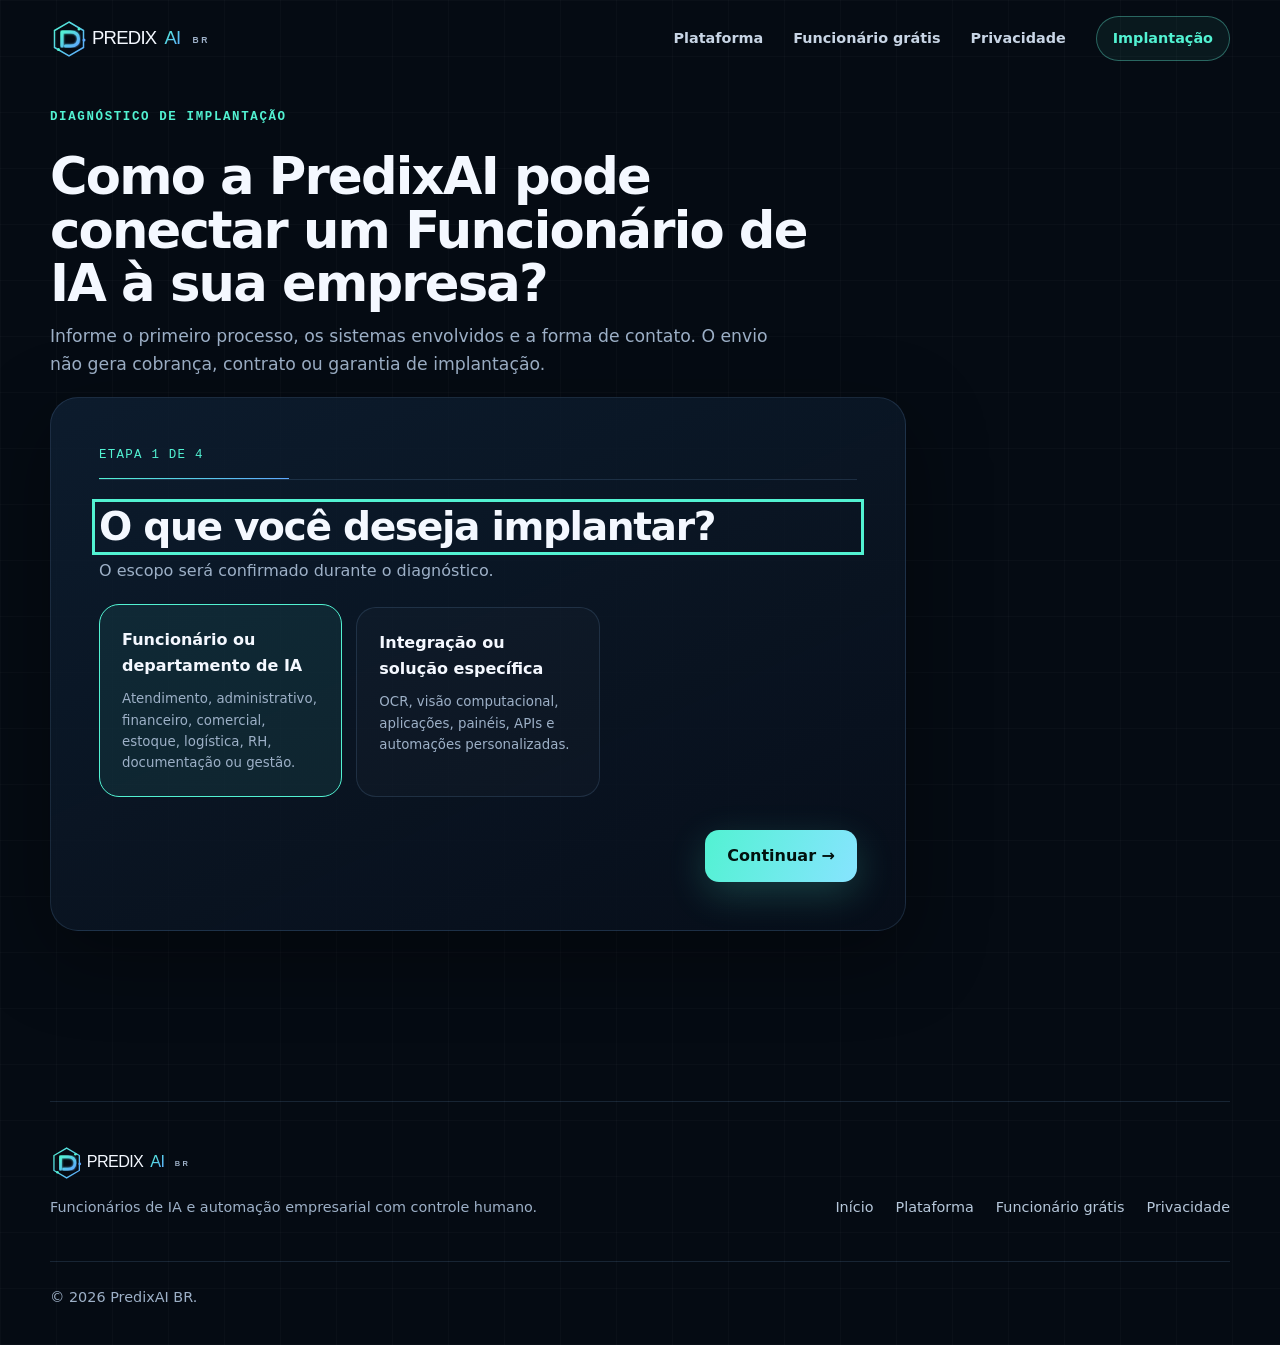
<file: validacao/index.html>
<!doctype html>
<html lang="pt-BR">
<head>
  <meta charset="utf-8">
  <meta name="viewport" content="width=device-width,initial-scale=1">
  <meta name="theme-color" content="#07111f">
  <meta name="description" content="Solicite um diagnóstico para implantar Funcionários de IA, departamentos inteligentes, integrações e automações da PredixAI Workforce.">
  <meta name="robots" content="index,follow">
  <link rel="canonical" href="https://predixai-brand.vercel.app/validacao/">
  <title>Solicitar Implantação — PredixAI Workforce</title>
  <link rel="icon" href="/assets/img/favicon.svg" type="image/svg+xml">
  <link rel="stylesheet" href="/assets/css/styles.css">
  <link rel="stylesheet" href="/assets/css/commercial.css">
  <link rel="stylesheet" href="/assets/css/workforce.css">
</head>
<body class="page-shell">
  <a class="skip-link" href="#conteudo">Pular para o conteúdo</a>
  <div class="ambient ambient-one" aria-hidden="true"></div>
  <div class="ambient ambient-two" aria-hidden="true"></div>

  <header class="site-header is-scrolled" data-header>
    <div class="container nav-wrap">
      <a class="brand" href="/" aria-label="PredixAI BR — início"><img src="/assets/img/logo.svg" alt="PredixAI BR" width="194" height="42"></a>
      <button class="menu-toggle" type="button" aria-expanded="false" aria-controls="primary-navigation" data-menu-toggle><span class="sr-only">Abrir menu</span><span></span><span></span><span></span></button>
      <nav id="primary-navigation" class="primary-nav" aria-label="Navegação principal" data-menu>
        <a href="/solucoes/workforce/">Plataforma</a>
        <a href="/funcionario-ia-gratis/">Funcionário grátis</a>
        <a href="/privacidade/">Privacidade</a>
        <a class="nav-cta" href="/validacao/?source=direto&produto=workforce" aria-current="page">Implantação</a>
      </nav>
    </div>
  </header>

  <main id="conteudo" class="page-main">
    <section class="page-hero">
      <div class="container">
        <p class="eyebrow">Diagnóstico de implantação</p>
        <h1>Como a PredixAI pode conectar um Funcionário de IA à sua empresa?</h1>
        <p>Informe o primeiro processo, os sistemas envolvidos e a forma de contato. O envio não gera cobrança, contrato ou garantia de implantação.</p>
      </div>
    </section>

    <section class="container form-layout" aria-label="Formulário de implantação">
      <form class="form-shell" data-lead-form novalidate>
        <div class="form-progress" data-form-progress aria-live="polite">Etapa 1 de 4</div>
        <div class="form-status" data-form-status role="status" aria-live="polite" hidden></div>

        <section class="form-step" data-step>
          <h2>O que você deseja implantar?</h2>
          <p>O escopo será confirmado durante o diagnóstico.</p>
          <div class="choice-grid">
            <label class="choice-card"><input type="radio" name="product_interest" value="workforce" required><span><strong>Funcionário ou departamento de IA</strong><small>Atendimento, administrativo, financeiro, comercial, estoque, logística, RH, documentação ou gestão.</small></span></label>
            <label class="choice-card"><input type="radio" name="product_interest" value="sob_medida" required><span><strong>Integração ou solução específica</strong><small>OCR, visão computacional, aplicações, painéis, APIs e automações personalizadas.</small></span></label>
          </div>
          <div class="form-actions"><span></span><button class="button button-primary" type="button" data-next>Continuar →</button></div>
        </section>

        <section class="form-step" data-step hidden>
          <h2>Empresa e contato</h2>
          <p>Coletamos somente o necessário para compreender e responder à solicitação.</p>
          <div class="field-grid">
            <div class="field"><label for="person_name">Seu nome</label><input id="person_name" name="person_name" maxlength="120" autocomplete="name" required></div>
            <div class="field"><label for="business_name">Empresa ou negócio</label><input id="business_name" name="business_name" maxlength="160" autocomplete="organization" required></div>
            <div class="field"><label for="city">Cidade</label><input id="city" name="city" maxlength="120" autocomplete="address-level2" required></div>
            <div class="field"><label for="state">Estado</label><select id="state" name="state" autocomplete="address-level1" required><option value="">Selecione</option><option>AC</option><option>AL</option><option>AP</option><option>AM</option><option>BA</option><option>CE</option><option>DF</option><option>ES</option><option>GO</option><option>MA</option><option>MT</option><option>MS</option><option>MG</option><option>PA</option><option>PB</option><option>PR</option><option>PE</option><option>PI</option><option>RJ</option><option>RN</option><option>RS</option><option>RO</option><option>RR</option><option>SC</option><option>SP</option><option>SE</option><option>TO</option></select></div>
            <div class="field is-full"><label for="business_segment">Segmento principal</label><select id="business_segment" name="business_segment" required><option value="">Selecione</option><option>Prestação de serviços</option><option>Clínica ou consultório</option><option>Pet shop ou serviços pet</option><option>Comércio, loja ou mercado</option><option>Construção ou serviços técnicos</option><option>Escritório ou serviços profissionais</option><option>Indústria</option><option>Logística ou transporte</option><option>Escola ou curso</option><option>Restaurante ou alimentação</option><option>Imobiliária</option><option>Outro</option></select></div>
            <div class="field"><label for="preferred_contact">Como prefere o contato?</label><select id="preferred_contact" name="preferred_contact" required><option value="whatsapp">WhatsApp</option><option value="email">E-mail</option></select></div>
            <div class="field"><label for="contact_value" data-contact-label>WhatsApp profissional</label><input id="contact_value" name="contact_value" type="tel" autocomplete="tel" placeholder="(81) 99999-9999" maxlength="180" data-contact-value required></div>
          </div>
          <div class="form-actions"><button class="button button-ghost" type="button" data-back>← Voltar</button><button class="button button-primary" type="button" data-next>Continuar →</button></div>
        </section>

        <section class="form-step" data-step hidden>
          <h2>Qual processo deve funcionar melhor?</h2>
          <p>Escolha a área inicial e descreva o cenário atual.</p>

          <div data-product-details="workforce" hidden>
            <div class="notice">Todos os departamentos estão disponíveis. Escolha por onde a implantação deve começar.</div>
            <div class="field"><label for="wf_department">Departamento prioritário</label><select id="wf_department" name="wf_department" data-required-when-visible="true"><option value="">Selecione</option><option value="atendimento">Atendimento</option><option value="administrativo">Administrativo</option><option value="financeiro">Financeiro</option><option value="comercial">Comercial</option><option value="estoque">Estoque</option><option value="logistica">Logística</option><option value="rh">Recursos Humanos</option><option value="documentacao">Documentação</option><option value="gestao">Gestão</option><option value="integracoes">Integrações e automações</option></select></div>
            <fieldset class="field"><legend>Processos prioritários</legend><div class="check-grid"><label class="check-option"><input type="checkbox" name="wf_processes" value="Responder e classificar solicitações">Responder e classificar solicitações</label><label class="check-option"><input type="checkbox" name="wf_processes" value="Agendar, confirmar ou reagendar">Agenda e confirmações</label><label class="check-option"><input type="checkbox" name="wf_processes" value="Organizar cadastros e histórico">Cadastros e histórico</label><label class="check-option"><input type="checkbox" name="wf_processes" value="Preparar vendas, orçamentos ou propostas">Vendas e propostas</label><label class="check-option"><input type="checkbox" name="wf_processes" value="Organizar contas, cobranças ou relatórios">Financeiro e cobranças</label><label class="check-option"><input type="checkbox" name="wf_processes" value="Gerar documentos e relatórios">Documentos e relatórios</label><label class="check-option"><input type="checkbox" name="wf_processes" value="Controlar estoque, entregas ou alertas">Estoque e logística</label><label class="check-option"><input type="checkbox" name="wf_processes" value="Integrar sistemas e automatizar ações">Integrações e automações</label></div></fieldset>
            <fieldset class="field"><legend>Canais atuais</legend><div class="check-grid"><label class="check-option"><input type="checkbox" name="wf_channels" value="WhatsApp">WhatsApp</label><label class="check-option"><input type="checkbox" name="wf_channels" value="Instagram ou Facebook">Instagram ou Facebook</label><label class="check-option"><input type="checkbox" name="wf_channels" value="Site ou chat">Site ou chat</label><label class="check-option"><input type="checkbox" name="wf_channels" value="E-mail">E-mail</label><label class="check-option"><input type="checkbox" name="wf_channels" value="Telefone ou voz">Telefone ou voz</label><label class="check-option"><input type="checkbox" name="wf_channels" value="Sistema interno">Sistema interno</label></div></fieldset>
            <div class="field"><label for="wf_volume">Volume aproximado</label><select id="wf_volume" name="wf_volume"><option value="">Selecione</option><option>Até 10 eventos por dia</option><option>De 11 a 30 por dia</option><option>De 31 a 100 por dia</option><option>Mais de 100 por dia</option><option>Não sei informar</option></select></div>
            <fieldset class="field"><legend>Integrações necessárias</legend><div class="check-grid"><label class="check-option"><input type="checkbox" name="wf_integrations" value="WhatsApp ou canais de mensagem">WhatsApp ou mensagens</label><label class="check-option"><input type="checkbox" name="wf_integrations" value="Agenda ou calendário">Agenda ou calendário</label><label class="check-option"><input type="checkbox" name="wf_integrations" value="CRM ou ERP">CRM ou ERP</label><label class="check-option"><input type="checkbox" name="wf_integrations" value="Planilhas">Planilhas</label><label class="check-option"><input type="checkbox" name="wf_integrations" value="Documentos ou PDFs">Documentos ou PDFs</label><label class="check-option"><input type="checkbox" name="wf_integrations" value="Banco de dados ou APIs">Banco de dados ou APIs</label></div></fieldset>
            <div class="field"><label for="wf_human_supervision">Supervisão humana desejada</label><select id="wf_human_supervision" name="wf_human_supervision"><option value="">Selecione</option><option>Aprovar todas as ações</option><option>Aprovar apenas exceções</option><option>Acompanhar relatórios e alertas</option><option>A definir no diagnóstico</option></select></div>
          </div>

          <div data-product-details="sob_medida" hidden>
            <div class="notice">A viabilidade e o escopo técnico serão avaliados antes de qualquer proposta.</div>
            <fieldset class="field"><legend>Capacidades de interesse</legend><div class="check-grid"><label class="check-option"><input type="checkbox" name="custom_capabilities" value="OCR e leitura de documentos">OCR e documentos</label><label class="check-option"><input type="checkbox" name="custom_capabilities" value="Visão computacional">Visão computacional</label><label class="check-option"><input type="checkbox" name="custom_capabilities" value="Automação de processos">Automação de processos</label><label class="check-option"><input type="checkbox" name="custom_capabilities" value="Integração entre sistemas">Integração entre sistemas</label><label class="check-option"><input type="checkbox" name="custom_capabilities" value="Painel ou aplicação">Painel ou aplicação</label><label class="check-option"><input type="checkbox" name="custom_capabilities" value="Apoio à decisão">Apoio à decisão</label></div></fieldset>
            <fieldset class="field"><legend>Fontes de dados</legend><div class="check-grid"><label class="check-option"><input type="checkbox" name="custom_data_sources" value="Documentos">Documentos</label><label class="check-option"><input type="checkbox" name="custom_data_sources" value="Imagens ou vídeo">Imagens ou vídeo</label><label class="check-option"><input type="checkbox" name="custom_data_sources" value="Planilhas">Planilhas</label><label class="check-option"><input type="checkbox" name="custom_data_sources" value="Sistema existente">Sistema existente</label></div></fieldset>
            <div class="field"><label for="custom_integration_need">Integrações ou requisitos</label><textarea id="custom_integration_need" name="custom_integration_need" maxlength="500"></textarea></div>
          </div>

          <div class="field"><label for="current_tool">Sistema ou ferramenta atual</label><input id="current_tool" name="current_tool" maxlength="180" placeholder="Ex.: WhatsApp, planilha, agenda, CRM ou ERP"></div>
          <div class="field"><label for="main_problem">Principal problema operacional</label><textarea id="main_problem" name="main_problem" maxlength="1000" required></textarea></div>
          <div class="field"><label for="desired_result">Resultado esperado</label><textarea id="desired_result" name="desired_result" maxlength="500" required></textarea></div>
          <div class="form-actions"><button class="button button-ghost" type="button" data-back>← Voltar</button><button class="button button-primary" type="button" data-next>Continuar →</button></div>
        </section>

        <section class="form-step" data-step hidden>
          <h2>Qual deve ser o próximo passo?</h2>
          <p>Escolha pelo menos uma opção. A autorização para novidades é separada.</p>
          <fieldset class="field"><legend>Interesse comercial</legend><div class="check-grid"><label class="check-option"><input type="checkbox" name="commercial_interest" value="diagnostico">Receber diagnóstico inicial</label><label class="check-option"><input type="checkbox" name="commercial_interest" value="demonstracao">Ver uma demonstração</label><label class="check-option"><input type="checkbox" name="commercial_interest" value="piloto">Avaliar um piloto</label><label class="check-option"><input type="checkbox" name="commercial_interest" value="proposta">Receber uma proposta</label><label class="check-option"><input type="checkbox" name="commercial_interest" value="entrevista">Conversar sobre o processo</label><label class="check-option"><input type="checkbox" name="commercial_interest" value="novidades">Acompanhar novidades</label></div></fieldset>
          <div class="field"><label for="acceptable_price_range">Faixa inicial considerada</label><select id="acceptable_price_range" name="acceptable_price_range"><option value="">Prefiro conversar antes</option><option value="ate_49">Até R$ 49 por mês</option><option value="50_99">R$ 50 a R$ 99 por mês</option><option value="100_199">R$ 100 a R$ 199 por mês</option><option value="200_399">R$ 200 a R$ 399 por mês</option><option value="400_mais">R$ 400 ou mais por mês</option><option value="apos_demo">Após demonstração</option></select></div>
          <label class="check-option"><input type="checkbox" name="consent_contact" required><span>Autorizo a PredixAI BR a usar os dados enviados para responder a esta solicitação.</span></label>
          <label class="check-option"><input type="checkbox" name="consent_news"><span>Autorizo o envio opcional de novidades e conteúdos da PredixAI BR.</span></label>
          <div class="field sr-only" aria-hidden="true"><label for="website">Não preencher</label><input id="website" name="website" tabindex="-1" autocomplete="off"></div>
          <p class="notice">O envio não representa contrato, cobrança ou promessa de implantação. Consulte a <a href="/privacidade/">Política de Privacidade</a>.</p>
          <div class="form-actions"><button class="button button-ghost" type="button" data-back>← Voltar</button><button class="button button-primary" type="submit">Enviar solicitação →</button></div>
        </section>
      </form>
    </section>
  </main>

  <footer class="site-footer"><div class="container footer-grid"><div><img src="/assets/img/logo.svg" alt="PredixAI BR" width="194" height="42"><p>Funcionários de IA e automação empresarial com controle humano.</p></div><div class="footer-links"><a href="/">Início</a><a href="/solucoes/workforce/">Plataforma</a><a href="/funcionario-ia-gratis/">Funcionário grátis</a><a href="/privacidade/">Privacidade</a></div><p class="copyright">© <span data-year></span> PredixAI BR.</p></div></footer>
  <script src="/assets/js/main.js" defer></script>
  <script src="/assets/js/form.js" defer></script>
</body>
</html>
</file>
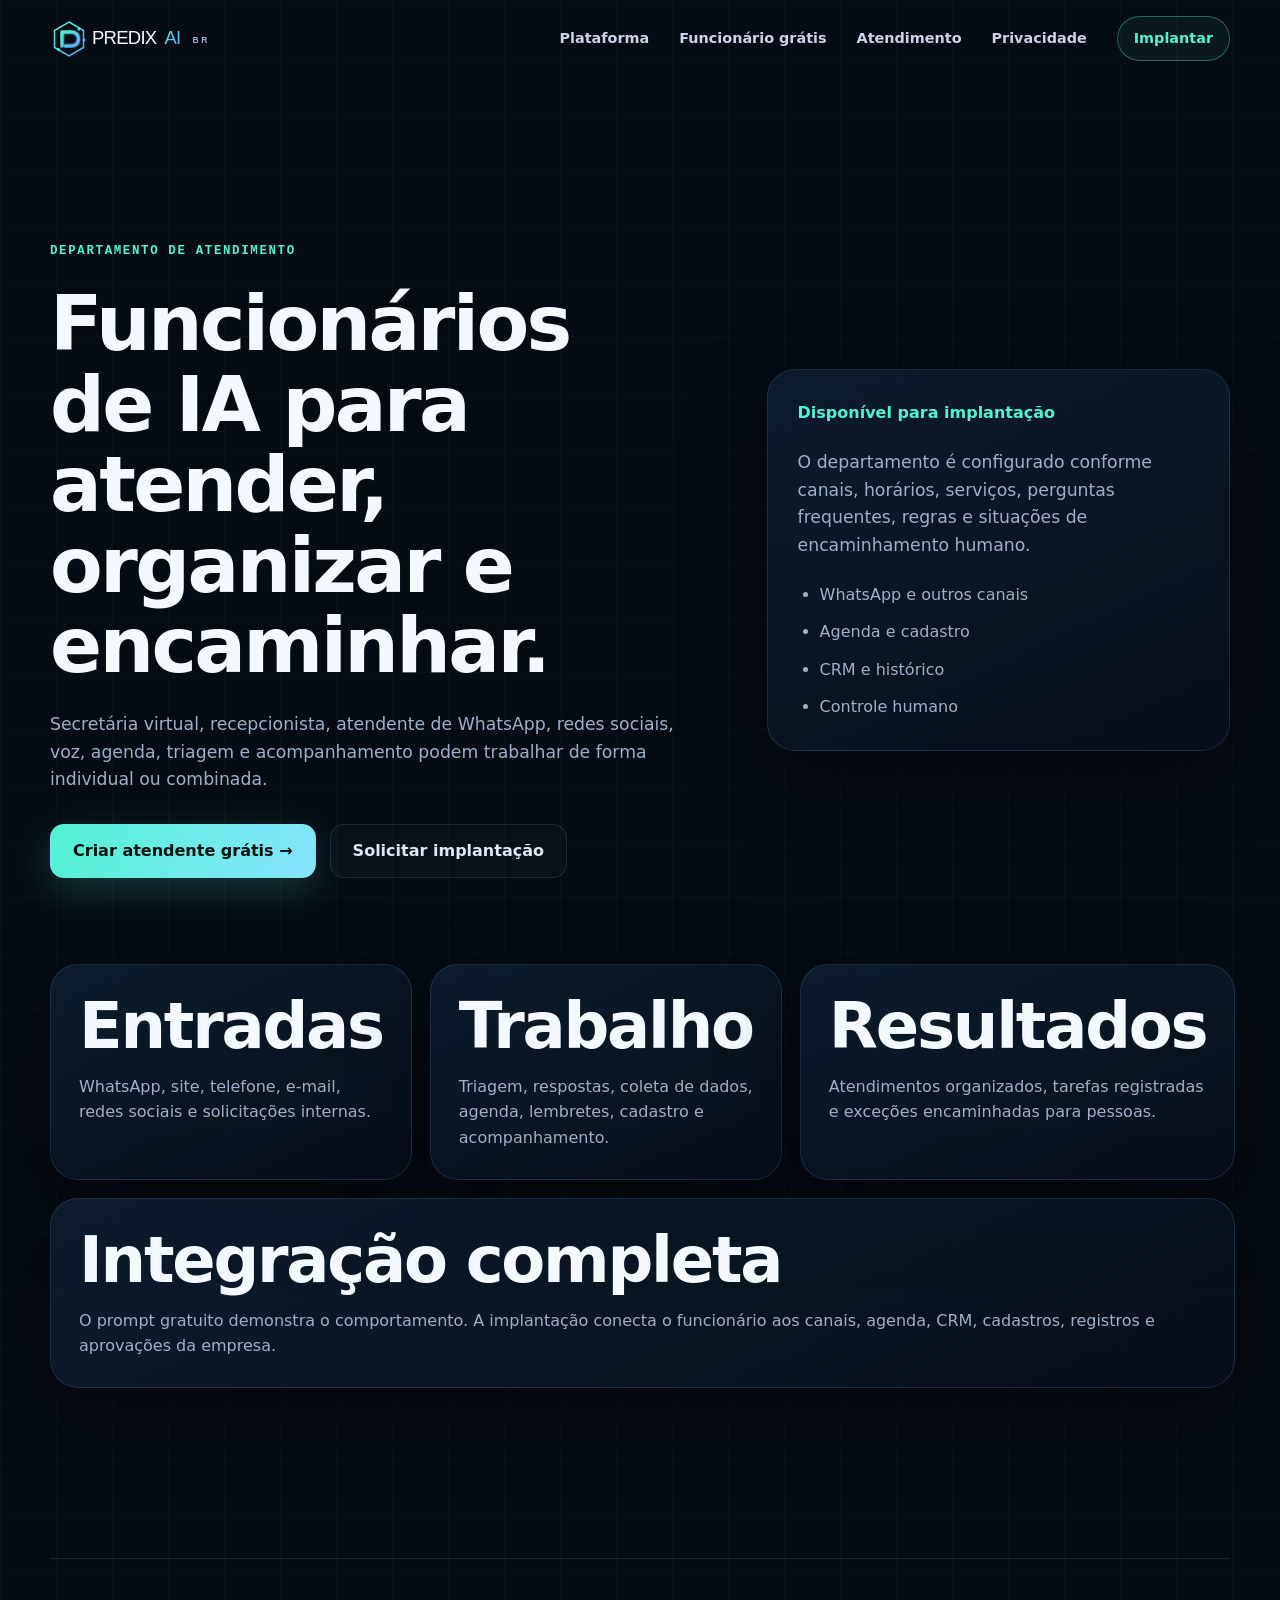
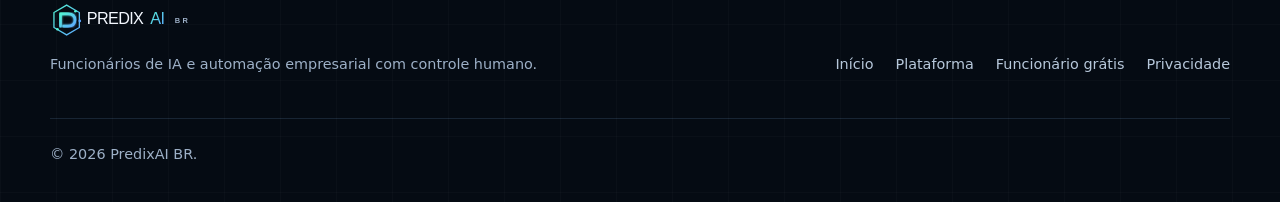
<file: solucoes/atendimento/index.html>
<!doctype html>
<html lang="pt-BR">
<head>
<meta charset="utf-8"><meta name="viewport" content="width=device-width,initial-scale=1"><meta name="theme-color" content="#07111f">
<meta name="description" content="Conheça os Funcionários de IA para atendimento da plataforma PredixAI Workforce: recepção, WhatsApp, agenda, triagem, voz e acompanhamento."><meta name="robots" content="index,follow"><link rel="canonical" href="https://predixai-brand.vercel.app/solucoes/atendimento/">
<title>Funcionários de IA para Atendimento — PredixAI Workforce</title><link rel="icon" href="/assets/img/favicon.svg" type="image/svg+xml"><link rel="stylesheet" href="/assets/css/styles.css"><link rel="stylesheet" href="/assets/css/commercial.css"><link rel="stylesheet" href="/assets/css/workforce.css">
</head>
<body class="page-shell"><a class="skip-link" href="#conteudo">Pular para o conteúdo</a><div class="ambient ambient-one" aria-hidden="true"></div><div class="ambient ambient-two" aria-hidden="true"></div>
<header class="site-header is-scrolled" data-header><div class="container nav-wrap"><a class="brand" href="/" aria-label="PredixAI BR — início"><img src="/assets/img/logo.svg" alt="PredixAI BR" width="194" height="42"></a><button class="menu-toggle" type="button" aria-expanded="false" aria-controls="primary-navigation" data-menu-toggle><span class="sr-only">Abrir menu</span><span></span><span></span><span></span></button><nav id="primary-navigation" class="primary-nav" aria-label="Navegação principal" data-menu><a href="/solucoes/workforce/">Plataforma</a><a href="/funcionario-ia-gratis/">Funcionário grátis</a><a href="/solucoes/atendimento/" aria-current="page">Atendimento</a><a href="/privacidade/">Privacidade</a><a class="nav-cta" href="/validacao/?source=atendimento&produto=workforce">Implantar</a></nav></div></header>
<main id="conteudo" class="page-main">
<section class="page-hero"><div class="container page-hero-grid"><div><p class="eyebrow">Departamento de Atendimento</p><h1>Funcionários de IA para atender, organizar e encaminhar.</h1><p>Secretária virtual, recepcionista, atendente de WhatsApp, redes sociais, voz, agenda, triagem e acompanhamento podem trabalhar de forma individual ou combinada.</p><div class="page-actions"><a class="button button-primary" href="/funcionario-ia-gratis/">Criar atendente grátis →</a><a class="button button-ghost" href="/validacao/?source=atendimento&produto=workforce">Solicitar implantação</a></div></div><aside class="status-panel"><strong>Disponível para implantação</strong><p>O departamento é configurado conforme canais, horários, serviços, perguntas frequentes, regras e situações de encaminhamento humano.</p><ul><li>WhatsApp e outros canais</li><li>Agenda e cadastro</li><li>CRM e histórico</li><li>Controle humano</li></ul></aside></div></section>
<section class="content-section"><div class="container content-grid"><article class="content-panel"><h2>Entradas</h2><p>WhatsApp, site, telefone, e-mail, redes sociais e solicitações internas.</p></article><article class="content-panel"><h2>Trabalho</h2><p>Triagem, respostas, coleta de dados, agenda, lembretes, cadastro e acompanhamento.</p></article><article class="content-panel"><h2>Resultados</h2><p>Atendimentos organizados, tarefas registradas e exceções encaminhadas para pessoas.</p></article><article class="content-panel is-wide"><h2>Integração completa</h2><p>O prompt gratuito demonstra o comportamento. A implantação conecta o funcionário aos canais, agenda, CRM, cadastros, registros e aprovações da empresa.</p></article></div></section>
</main>
<footer class="site-footer"><div class="container footer-grid"><div><img src="/assets/img/logo.svg" alt="PredixAI BR" width="194" height="42"><p>Funcionários de IA e automação empresarial com controle humano.</p></div><div class="footer-links"><a href="/">Início</a><a href="/solucoes/workforce/">Plataforma</a><a href="/funcionario-ia-gratis/">Funcionário grátis</a><a href="/privacidade/">Privacidade</a></div><p class="copyright">© <span data-year></span> PredixAI BR.</p></div></footer><script src="/assets/js/main.js" defer></script></body></html>
</file>
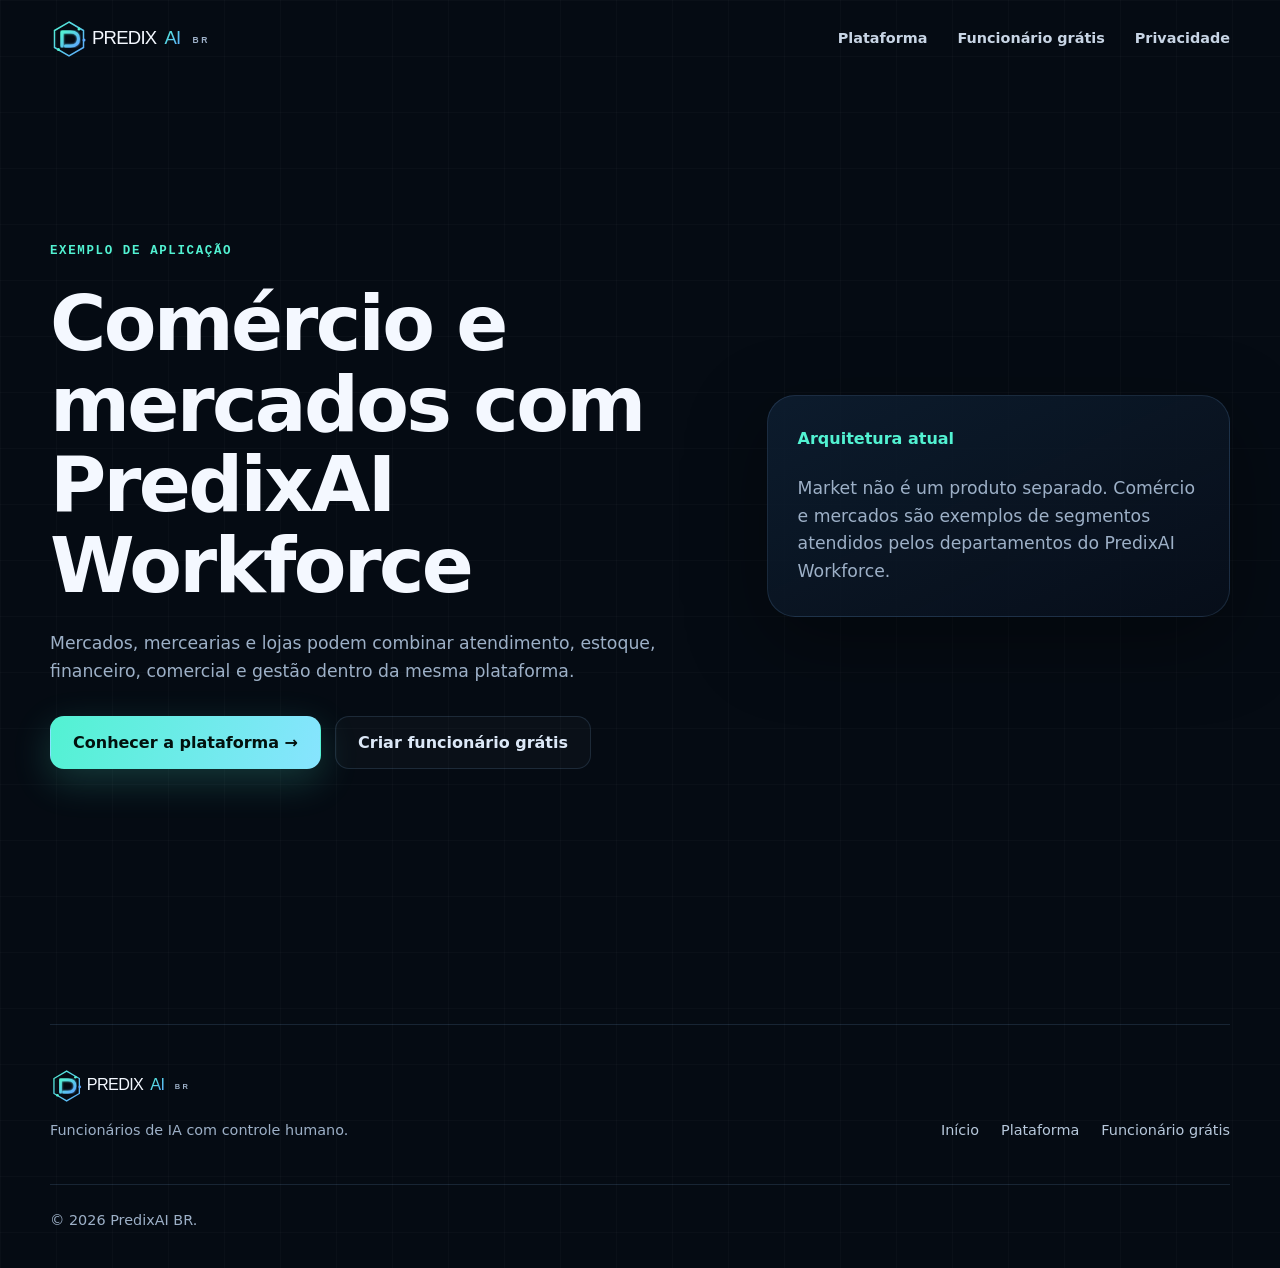
<file: solucoes/market/index.html>
<!doctype html>
<html lang="pt-BR">
<head>
<meta charset="utf-8"><meta name="viewport" content="width=device-width,initial-scale=1"><meta name="theme-color" content="#07111f">
<meta name="robots" content="noindex,follow"><link rel="canonical" href="https://predixai-brand.vercel.app/solucoes/workforce/">
<meta name="description" content="Comércio e mercados são exemplos de aplicação da plataforma PredixAI Workforce."><title>Comércio e Mercados — PredixAI Workforce</title>
<link rel="icon" href="/assets/img/favicon.svg" type="image/svg+xml"><link rel="stylesheet" href="/assets/css/styles.css"><link rel="stylesheet" href="/assets/css/commercial.css"><link rel="stylesheet" href="/assets/css/workforce.css">
</head>
<body class="page-shell"><a class="skip-link" href="#conteudo">Pular para o conteúdo</a>
<header class="site-header is-scrolled" data-header><div class="container nav-wrap"><a class="brand" href="/" aria-label="PredixAI BR — início"><img src="/assets/img/logo.svg" alt="PredixAI BR" width="194" height="42"></a><button class="menu-toggle" type="button" aria-expanded="false" aria-controls="primary-navigation" data-menu-toggle><span class="sr-only">Abrir menu</span><span></span><span></span><span></span></button><nav id="primary-navigation" class="primary-nav" aria-label="Navegação principal" data-menu><a href="/solucoes/workforce/">Plataforma</a><a href="/funcionario-ia-gratis/">Funcionário grátis</a><a href="/privacidade/">Privacidade</a></nav></div></header>
<main id="conteudo" class="page-main"><section class="page-hero"><div class="container page-hero-grid"><div><p class="eyebrow">Exemplo de aplicação</p><h1>Comércio e mercados com PredixAI Workforce</h1><p>Mercados, mercearias e lojas podem combinar atendimento, estoque, financeiro, comercial e gestão dentro da mesma plataforma.</p><div class="page-actions"><a class="button button-primary" href="/solucoes/workforce/#segmentos">Conhecer a plataforma →</a><a class="button button-ghost" href="/funcionario-ia-gratis/">Criar funcionário grátis</a></div></div><aside class="status-panel"><strong>Arquitetura atual</strong><p>Market não é um produto separado. Comércio e mercados são exemplos de segmentos atendidos pelos departamentos do PredixAI Workforce.</p></aside></div></section></main>
<footer class="site-footer"><div class="container footer-grid"><div><img src="/assets/img/logo.svg" alt="PredixAI BR" width="194" height="42"><p>Funcionários de IA com controle humano.</p></div><div class="footer-links"><a href="/">Início</a><a href="/solucoes/workforce/">Plataforma</a><a href="/funcionario-ia-gratis/">Funcionário grátis</a></div><p class="copyright">© <span data-year></span> PredixAI BR.</p></div></footer><script src="/assets/js/main.js" defer></script></body></html>
</file>
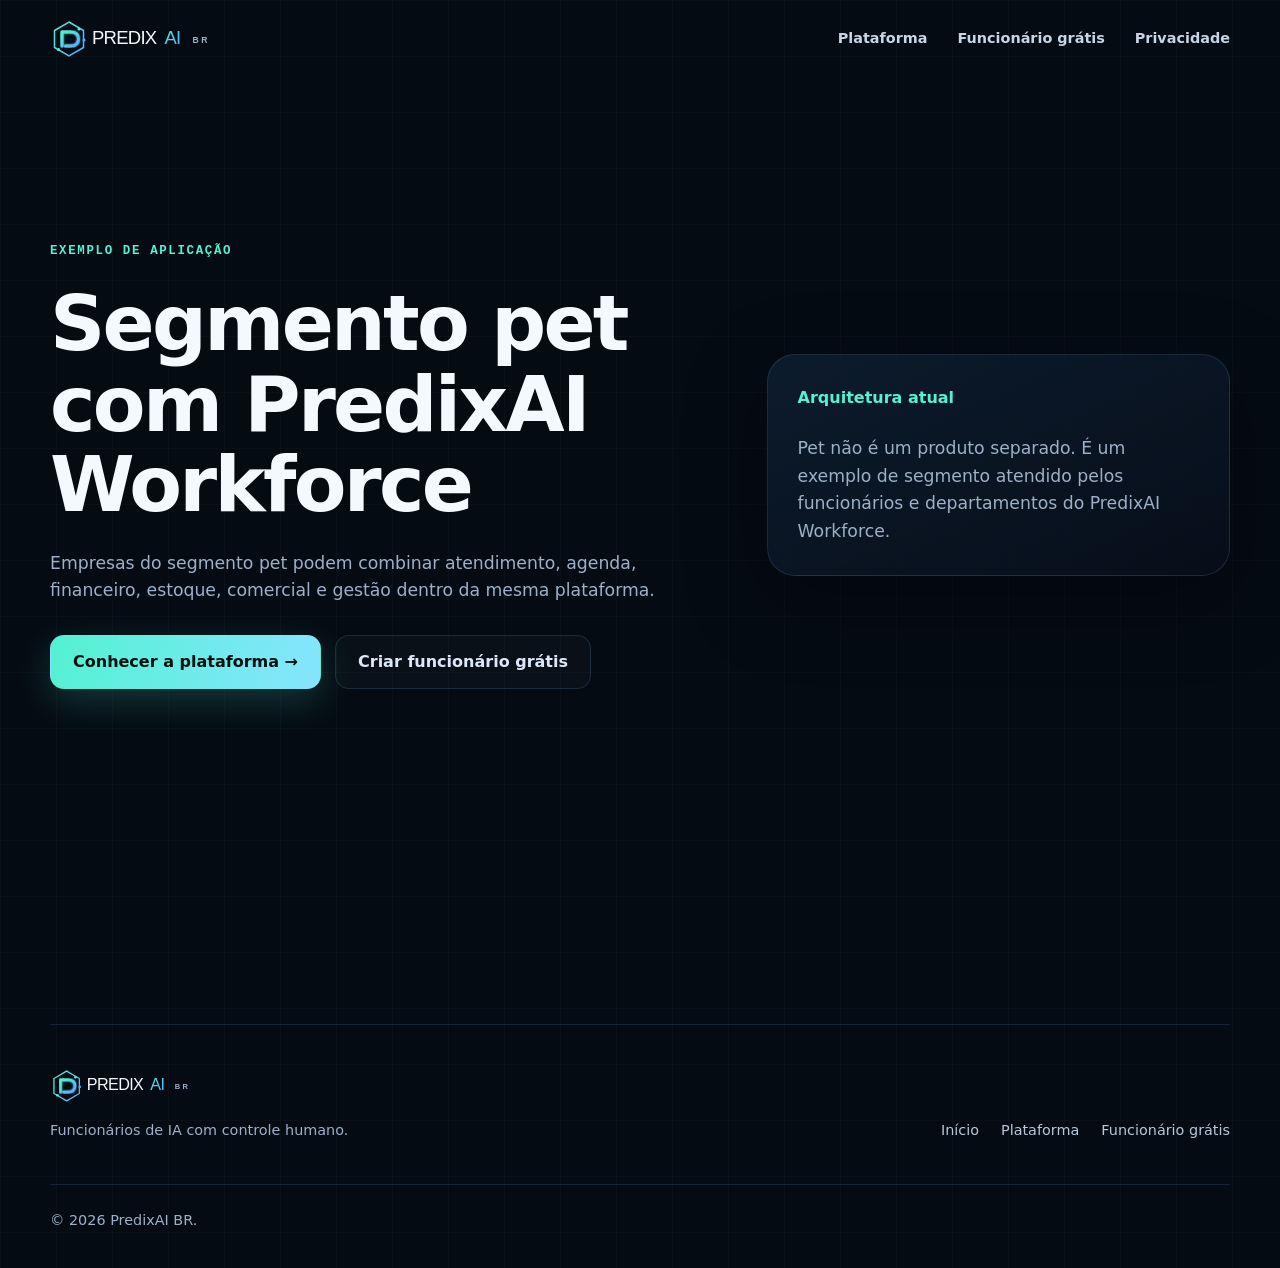
<file: solucoes/pet/index.html>
<!doctype html>
<html lang="pt-BR">
<head>
<meta charset="utf-8"><meta name="viewport" content="width=device-width,initial-scale=1"><meta name="theme-color" content="#07111f">
<meta name="robots" content="noindex,follow"><link rel="canonical" href="https://predixai-brand.vercel.app/solucoes/workforce/">
<meta name="description" content="O segmento pet é um exemplo de aplicação da plataforma PredixAI Workforce."><title>Segmento Pet — PredixAI Workforce</title>
<link rel="icon" href="/assets/img/favicon.svg" type="image/svg+xml"><link rel="stylesheet" href="/assets/css/styles.css"><link rel="stylesheet" href="/assets/css/commercial.css"><link rel="stylesheet" href="/assets/css/workforce.css">
</head>
<body class="page-shell"><a class="skip-link" href="#conteudo">Pular para o conteúdo</a>
<header class="site-header is-scrolled" data-header><div class="container nav-wrap"><a class="brand" href="/" aria-label="PredixAI BR — início"><img src="/assets/img/logo.svg" alt="PredixAI BR" width="194" height="42"></a><button class="menu-toggle" type="button" aria-expanded="false" aria-controls="primary-navigation" data-menu-toggle><span class="sr-only">Abrir menu</span><span></span><span></span><span></span></button><nav id="primary-navigation" class="primary-nav" aria-label="Navegação principal" data-menu><a href="/solucoes/workforce/">Plataforma</a><a href="/funcionario-ia-gratis/">Funcionário grátis</a><a href="/privacidade/">Privacidade</a></nav></div></header>
<main id="conteudo" class="page-main"><section class="page-hero"><div class="container page-hero-grid"><div><p class="eyebrow">Exemplo de aplicação</p><h1>Segmento pet com PredixAI Workforce</h1><p>Empresas do segmento pet podem combinar atendimento, agenda, financeiro, estoque, comercial e gestão dentro da mesma plataforma.</p><div class="page-actions"><a class="button button-primary" href="/solucoes/workforce/#segmentos">Conhecer a plataforma →</a><a class="button button-ghost" href="/funcionario-ia-gratis/">Criar funcionário grátis</a></div></div><aside class="status-panel"><strong>Arquitetura atual</strong><p>Pet não é um produto separado. É um exemplo de segmento atendido pelos funcionários e departamentos do PredixAI Workforce.</p></aside></div></section></main>
<footer class="site-footer"><div class="container footer-grid"><div><img src="/assets/img/logo.svg" alt="PredixAI BR" width="194" height="42"><p>Funcionários de IA com controle humano.</p></div><div class="footer-links"><a href="/">Início</a><a href="/solucoes/workforce/">Plataforma</a><a href="/funcionario-ia-gratis/">Funcionário grátis</a></div><p class="copyright">© <span data-year></span> PredixAI BR.</p></div></footer><script src="/assets/js/main.js" defer></script></body></html>
</file>
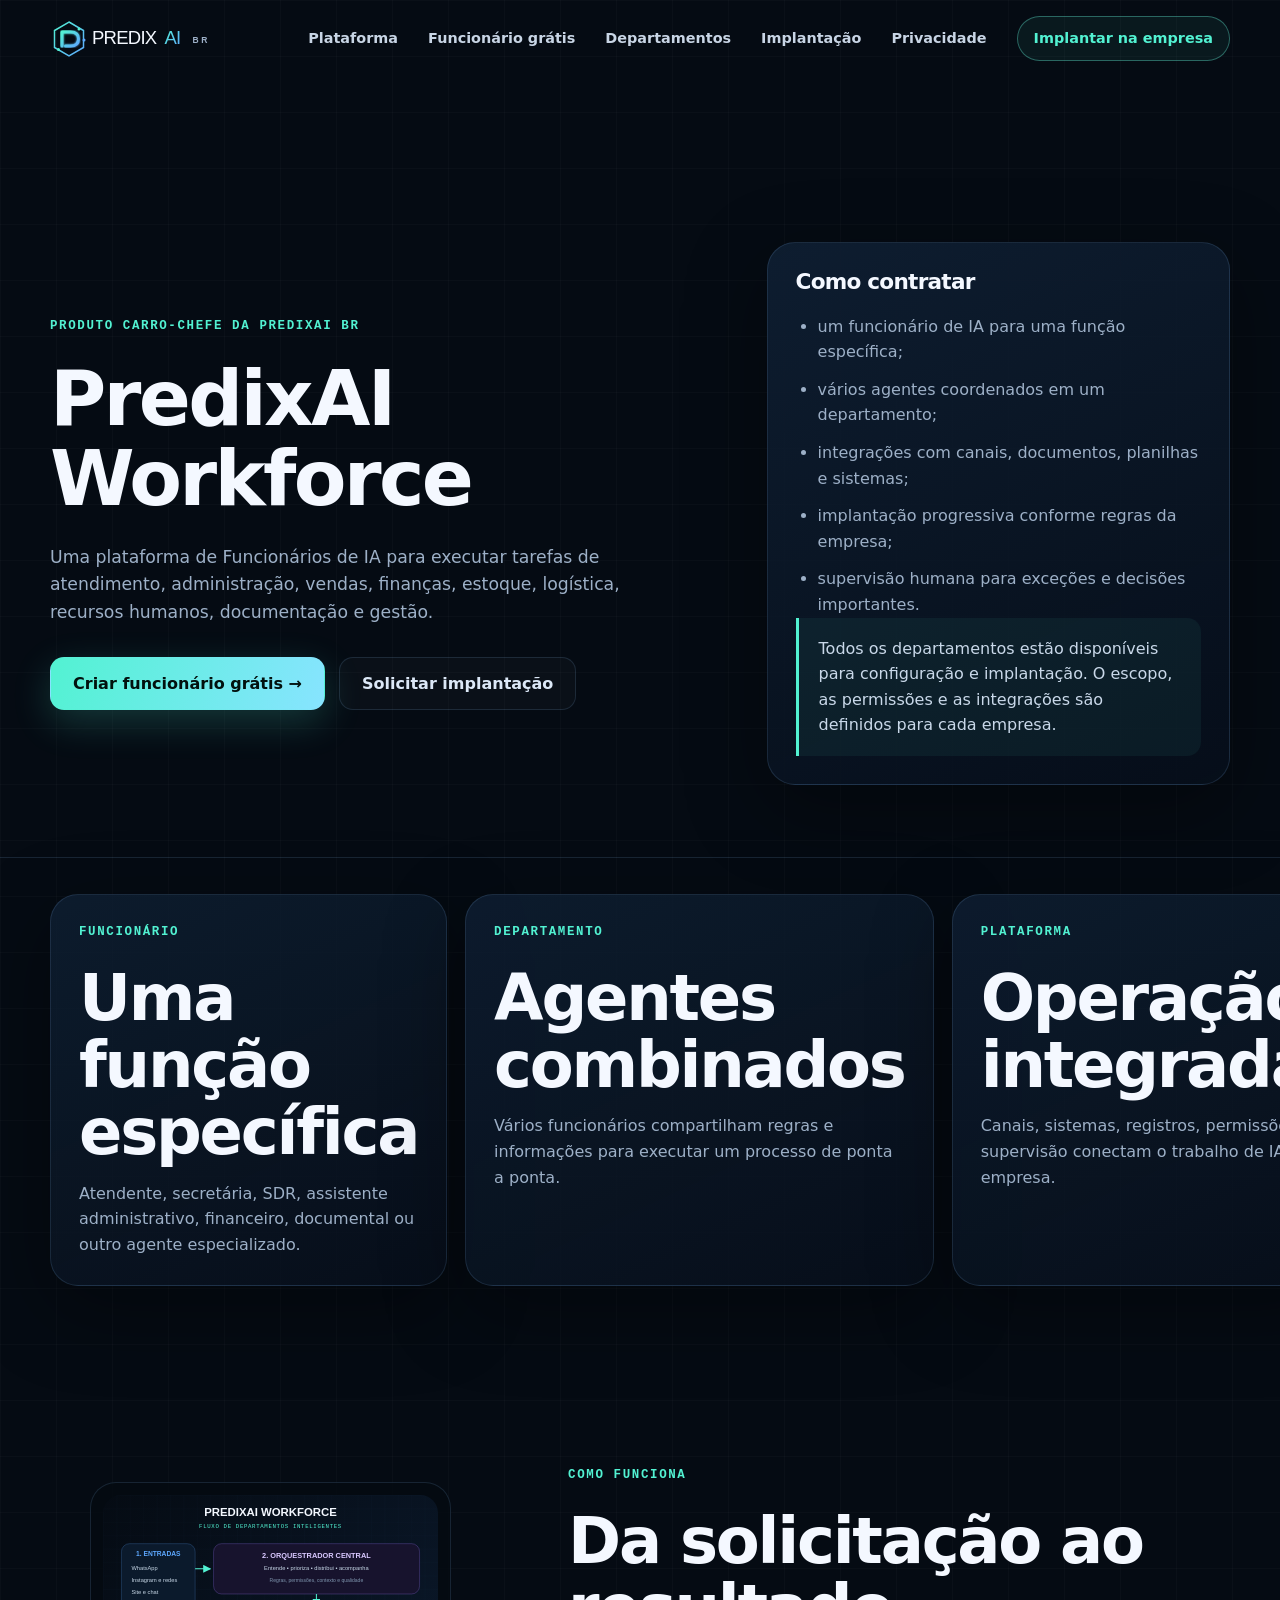
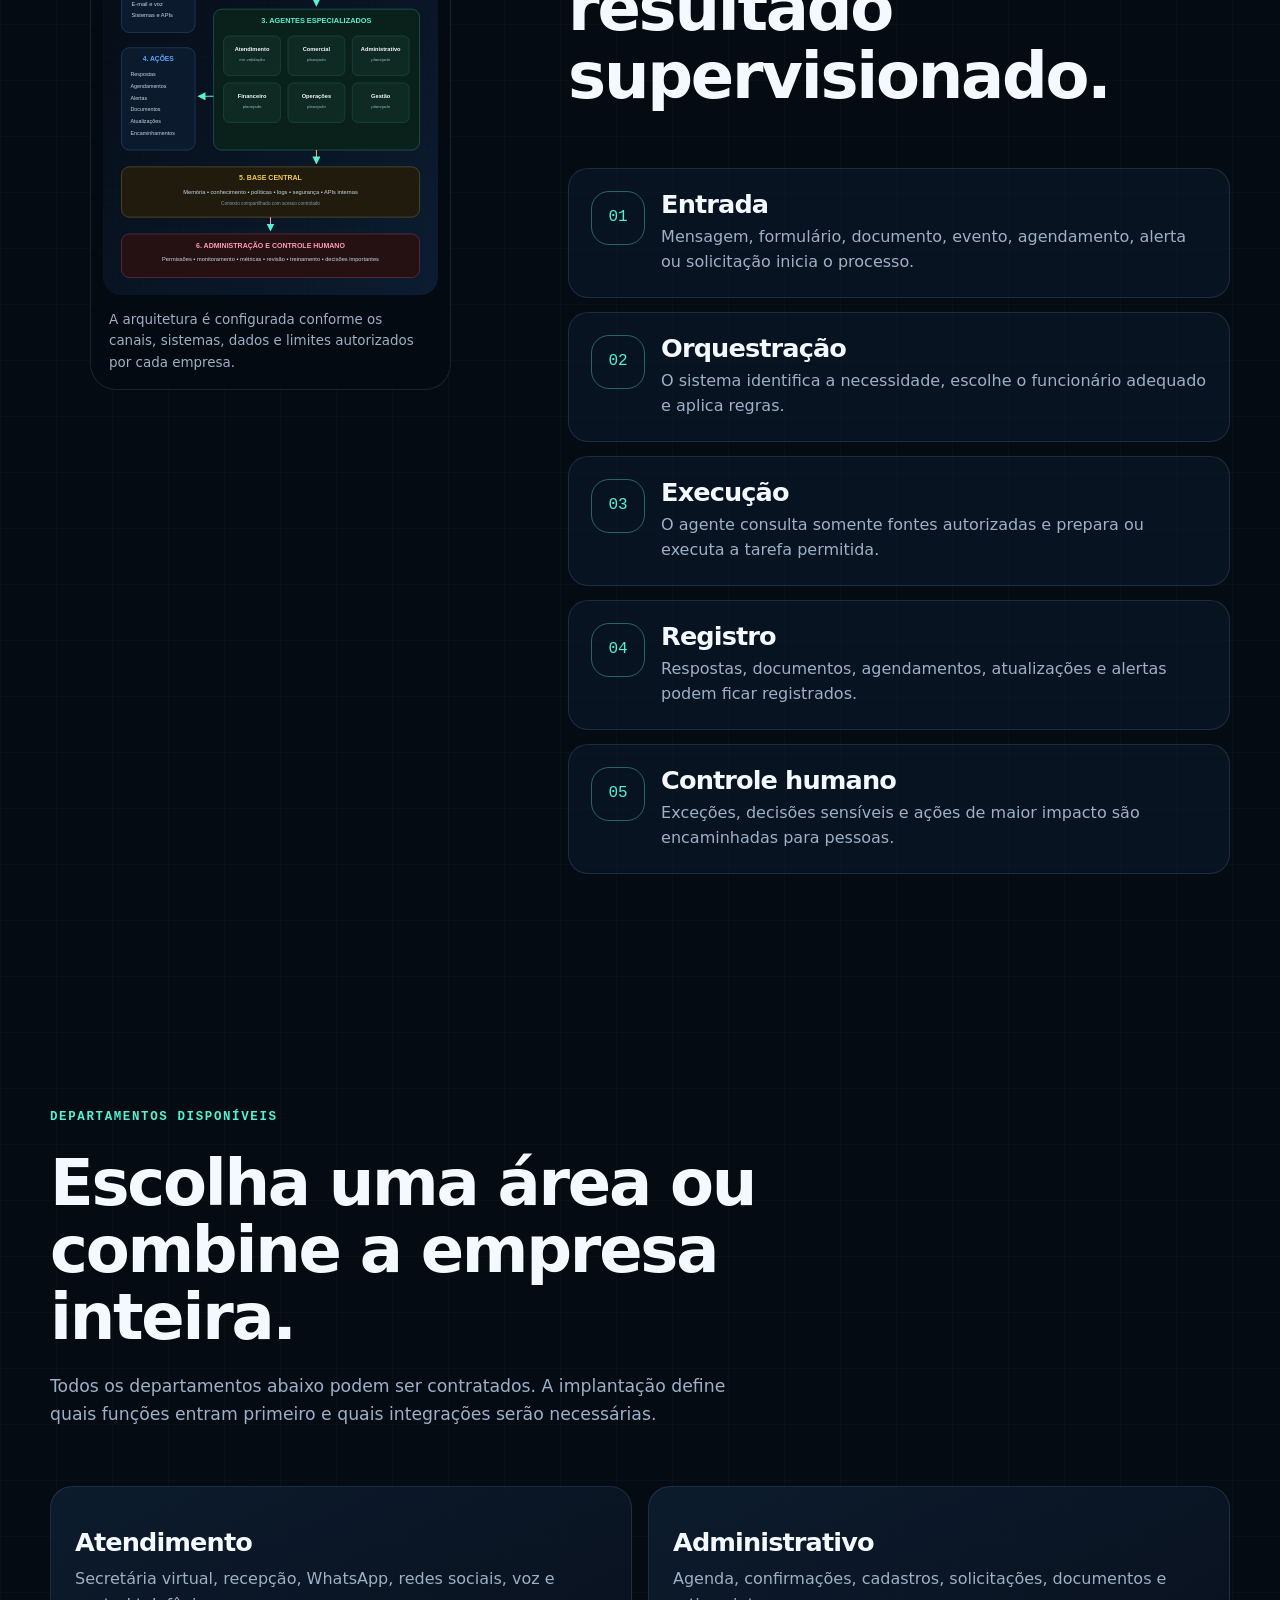
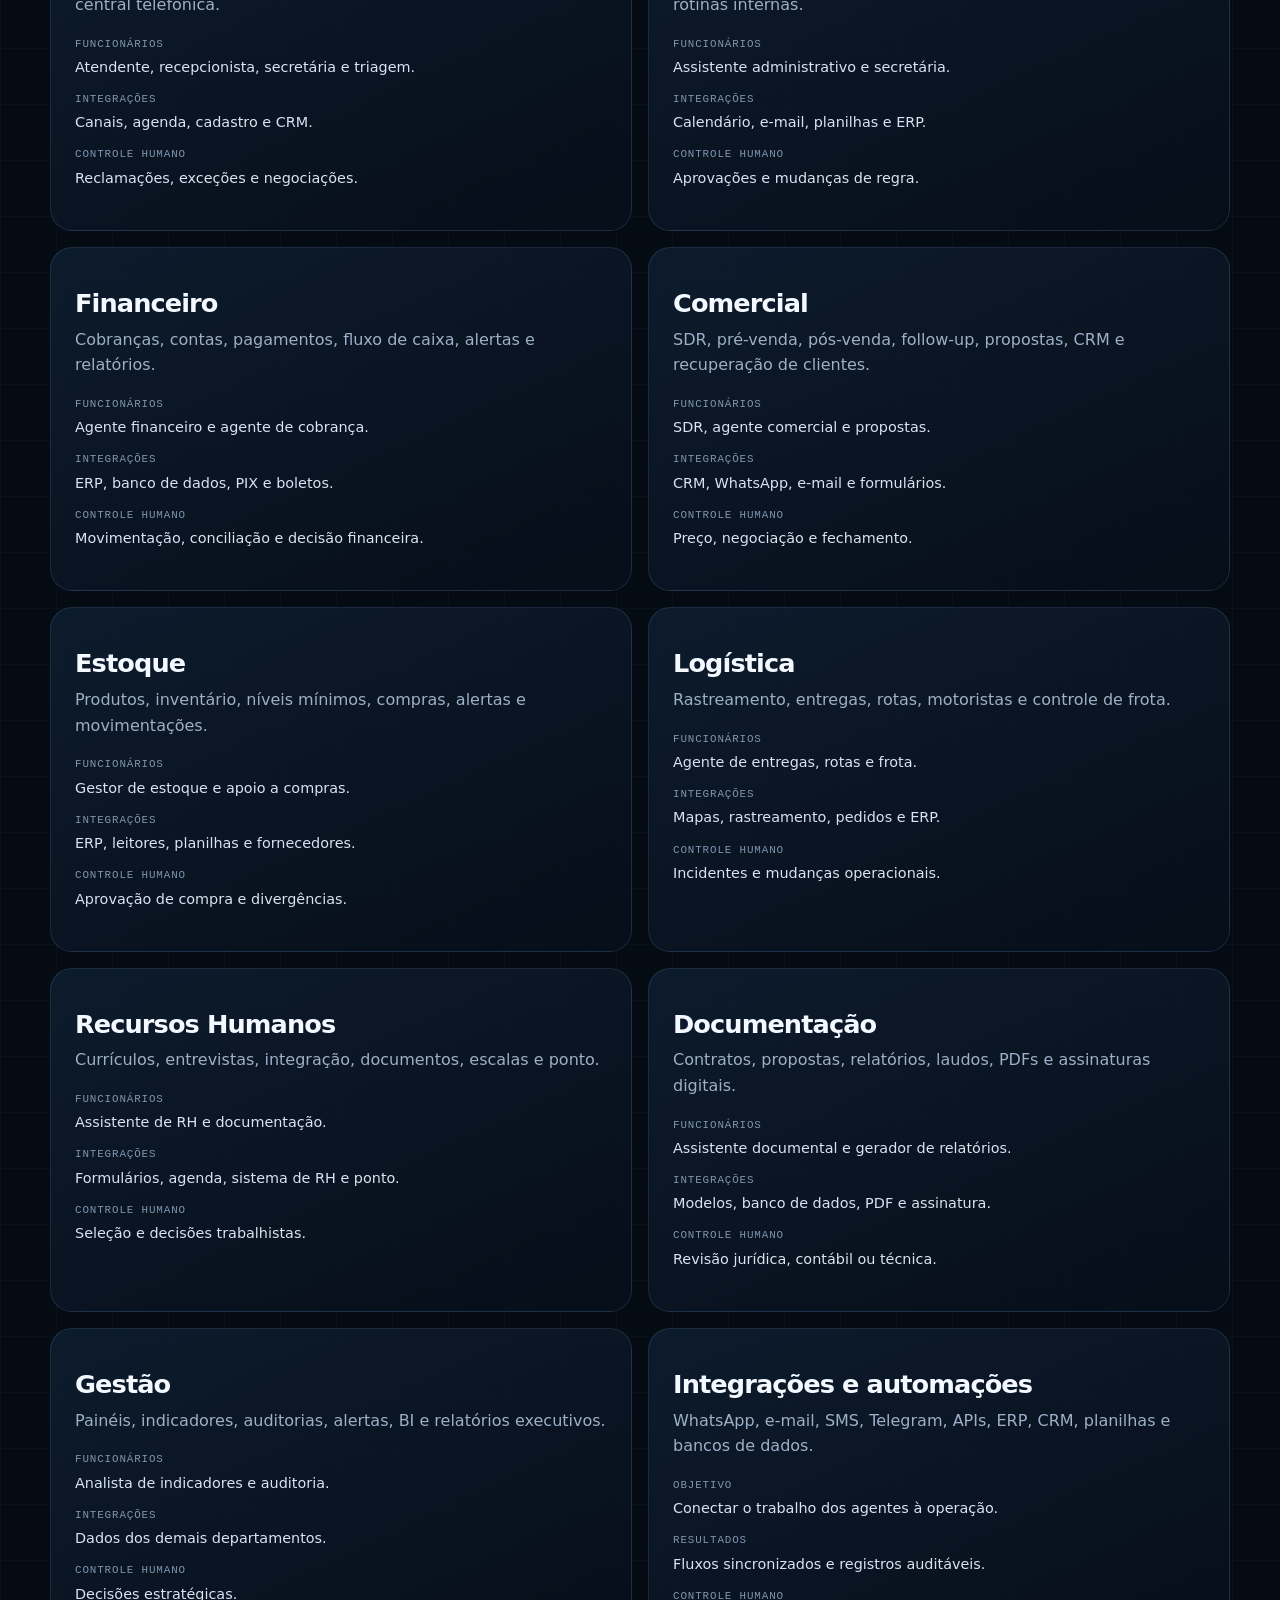
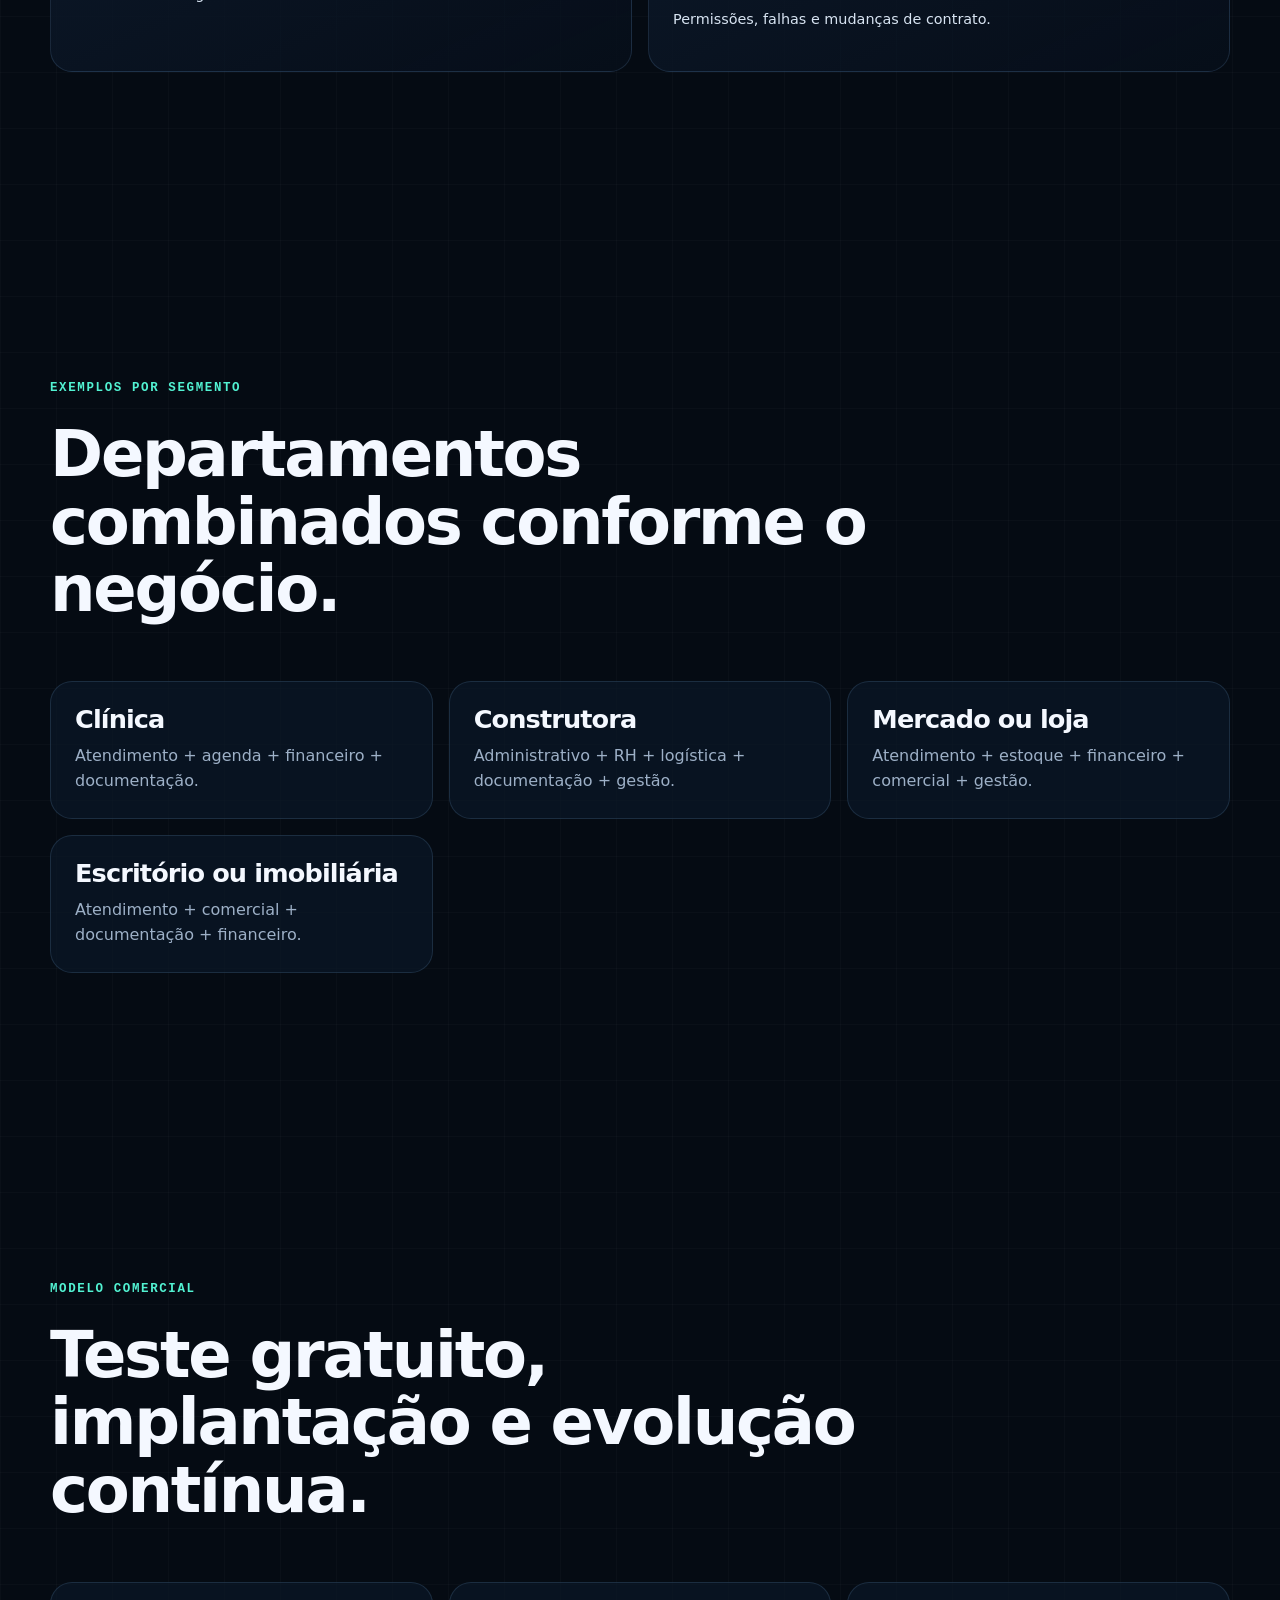
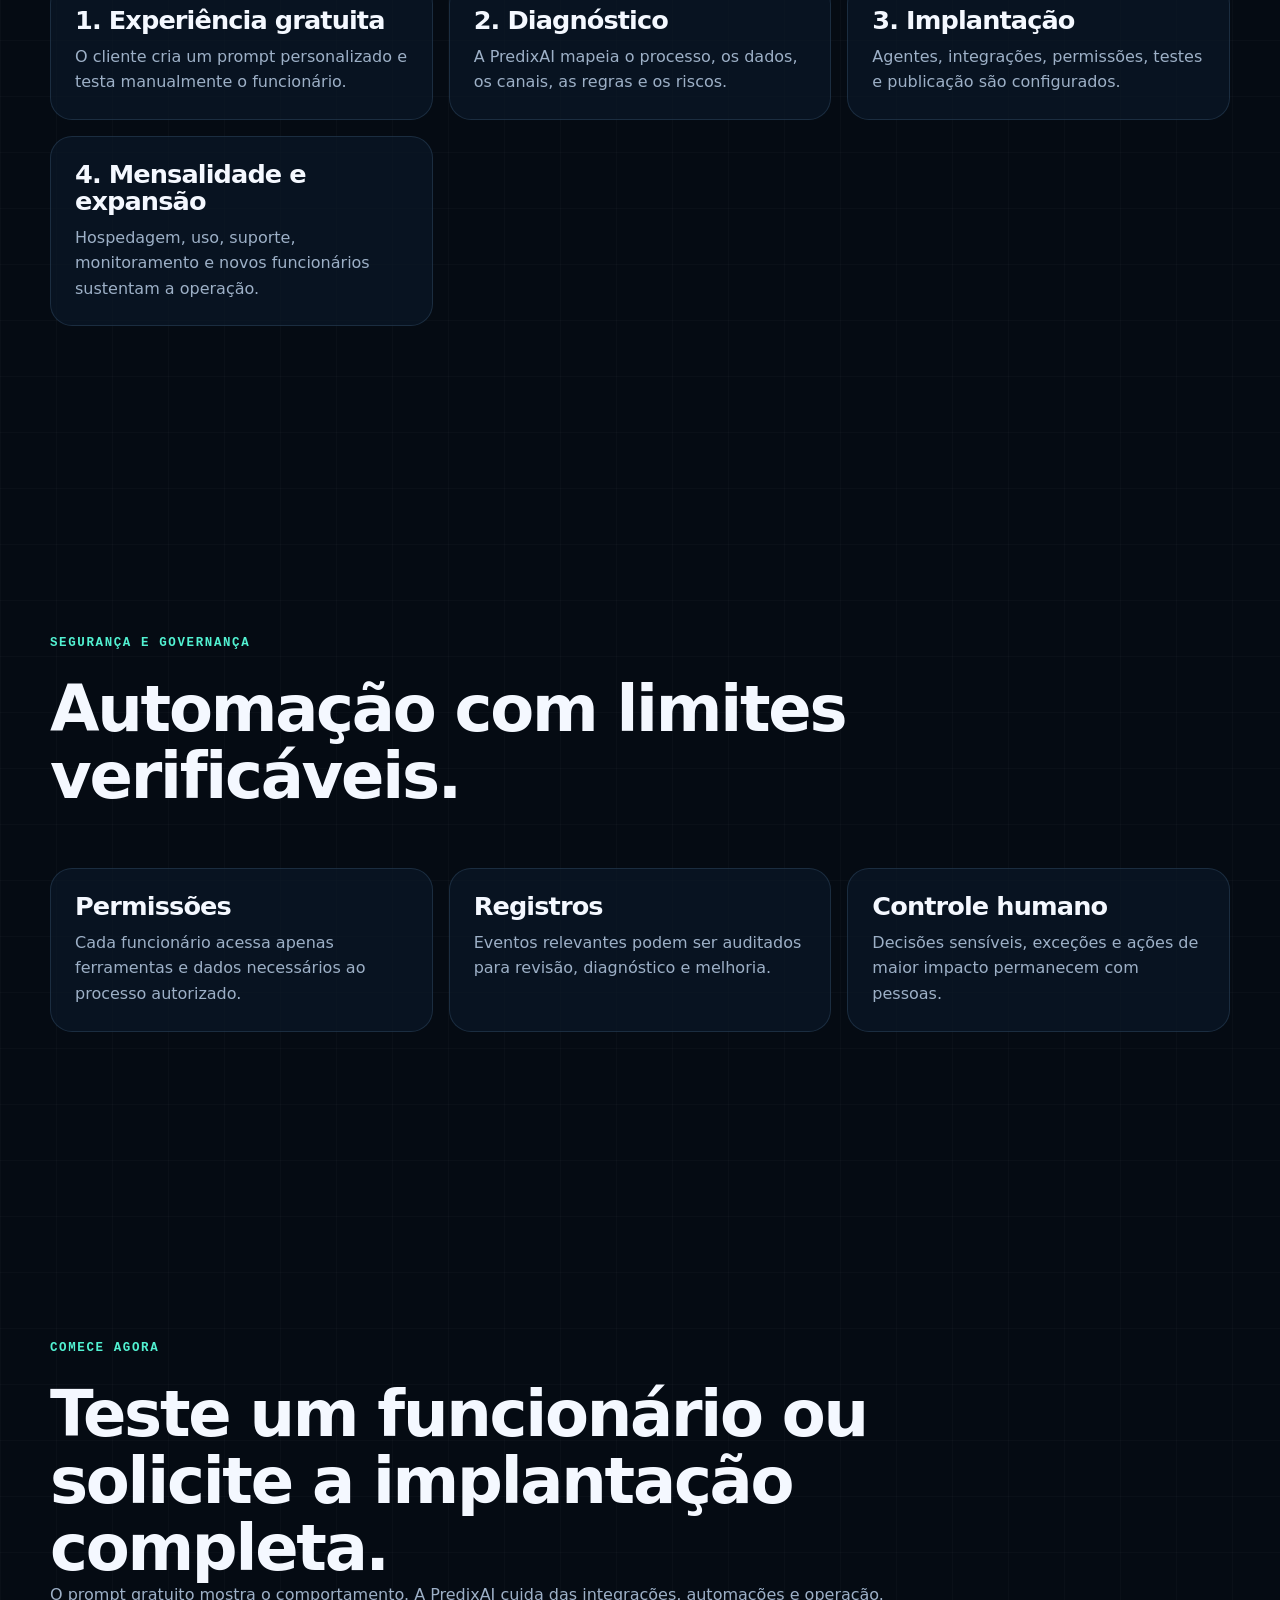
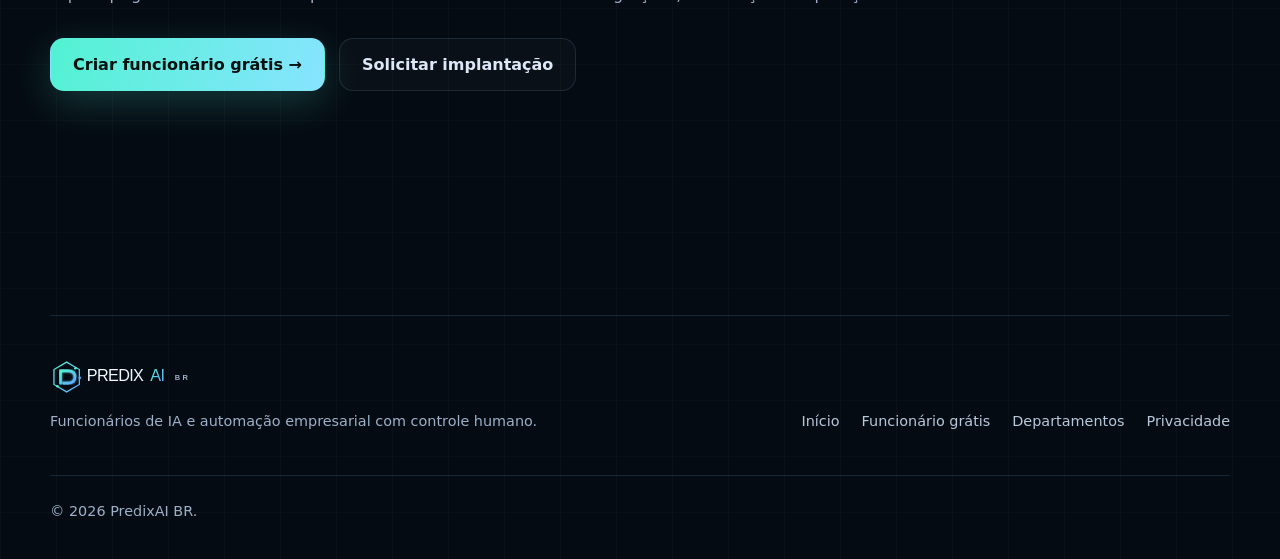
<file: solucoes/workforce/index.html>
<!doctype html>
<html lang="pt-BR">
<head>
  <meta charset="utf-8">
  <meta name="viewport" content="width=device-width,initial-scale=1">
  <meta name="theme-color" content="#07111f">
  <meta name="description" content="Conheça o PredixAI Workforce, plataforma de Funcionários de IA que podem atuar individualmente ou formar departamentos completos conectados aos processos da empresa.">
  <meta name="robots" content="index,follow">
  <link rel="canonical" href="https://predixai-brand.vercel.app/solucoes/workforce/">
  <meta property="og:type" content="website">
  <meta property="og:locale" content="pt_BR">
  <meta property="og:title" content="PredixAI Workforce — Plataforma de Funcionários de IA">
  <meta property="og:description" content="Escolha funcionários especializados ou monte departamentos de IA com integrações e controle humano.">
  <meta property="og:url" content="https://predixai-brand.vercel.app/solucoes/workforce/">
  <meta property="og:image" content="https://predixai-brand.vercel.app/assets/img/social-card.svg">
  <title>PredixAI Workforce — Plataforma de Funcionários de IA</title>
  <link rel="icon" href="/assets/img/favicon.svg" type="image/svg+xml">
  <link rel="stylesheet" href="/assets/css/styles.css">
  <link rel="stylesheet" href="/assets/css/commercial.css">
  <link rel="stylesheet" href="/assets/css/workforce.css">
  <script type="application/ld+json">{"@context":"https://schema.org","@type":"Service","name":"PredixAI Workforce","provider":{"@type":"Organization","name":"PredixAI BR","url":"https://predixai-brand.vercel.app/"},"url":"https://predixai-brand.vercel.app/solucoes/workforce/","description":"Plataforma de funcionários de IA, departamentos inteligentes, integrações e automações empresariais com controle humano.","areaServed":"BR","serviceType":"Funcionários de inteligência artificial para empresas"}</script>
</head>
<body class="page-shell">
  <a class="skip-link" href="#conteudo">Pular para o conteúdo</a>
  <div class="ambient ambient-one" aria-hidden="true"></div>
  <div class="ambient ambient-two" aria-hidden="true"></div>

  <header class="site-header is-scrolled" data-header>
    <div class="container nav-wrap">
      <a class="brand" href="/" aria-label="PredixAI BR — início"><img src="/assets/img/logo.svg" alt="PredixAI BR" width="194" height="42"></a>
      <button class="menu-toggle" type="button" aria-expanded="false" aria-controls="primary-navigation" data-menu-toggle><span class="sr-only">Abrir menu</span><span></span><span></span><span></span></button>
      <nav id="primary-navigation" class="primary-nav" aria-label="Navegação principal" data-menu>
        <a href="/solucoes/workforce/" aria-current="page">Plataforma</a>
        <a href="/funcionario-ia-gratis/">Funcionário grátis</a>
        <a href="#departamentos">Departamentos</a>
        <a href="#implantacao">Implantação</a>
        <a href="/privacidade/">Privacidade</a>
        <a class="nav-cta" href="/validacao/?source=workforce&produto=workforce">Implantar na empresa</a>
      </nav>
    </div>
  </header>

  <main id="conteudo" class="page-main">
    <section class="page-hero workforce-page-hero">
      <div class="container page-hero-grid">
        <div>
          <p class="eyebrow">Produto carro-chefe da PredixAI BR</p>
          <h1>PredixAI Workforce</h1>
          <p>Uma plataforma de Funcionários de IA para executar tarefas de atendimento, administração, vendas, finanças, estoque, logística, recursos humanos, documentação e gestão.</p>
          <div class="page-actions">
            <a class="button button-primary" href="/funcionario-ia-gratis/">Criar funcionário grátis →</a>
            <a class="button button-ghost" href="/validacao/?source=workforce&produto=workforce">Solicitar implantação</a>
          </div>
        </div>
        <aside class="workforce-hero-panel">
          <h2>Como contratar</h2>
          <ul>
            <li>um funcionário de IA para uma função específica;</li>
            <li>vários agentes coordenados em um departamento;</li>
            <li>integrações com canais, documentos, planilhas e sistemas;</li>
            <li>implantação progressiva conforme regras da empresa;</li>
            <li>supervisão humana para exceções e decisões importantes.</li>
          </ul>
          <div class="notice">Todos os departamentos estão disponíveis para configuração e implantação. O escopo, as permissões e as integrações são definidos para cada empresa.</div>
        </aside>
      </div>
    </section>

    <section class="content-section">
      <div class="container content-grid">
        <article class="content-panel"><p class="eyebrow">Funcionário</p><h2>Uma função específica</h2><p>Atendente, secretária, SDR, assistente administrativo, financeiro, documental ou outro agente especializado.</p></article>
        <article class="content-panel"><p class="eyebrow">Departamento</p><h2>Agentes combinados</h2><p>Vários funcionários compartilham regras e informações para executar um processo de ponta a ponta.</p></article>
        <article class="content-panel"><p class="eyebrow">Plataforma</p><h2>Operação integrada</h2><p>Canais, sistemas, registros, permissões e supervisão conectam o trabalho de IA à empresa.</p></article>
      </div>
    </section>

    <section class="workforce-flow-section" id="como-funciona">
      <div class="container workforce-flow-grid">
        <figure class="workforce-figure">
          <img src="/assets/img/predixai-workforce-flow.svg" alt="Diagrama conceitual do PredixAI Workforce com entradas, orquestrador, agentes especializados, ações, resultados e controle humano." width="1000" height="1192" loading="lazy">
          <figcaption>A arquitetura é configurada conforme os canais, sistemas, dados e limites autorizados por cada empresa.</figcaption>
        </figure>
        <div>
          <div class="section-heading"><p class="eyebrow">Como funciona</p><h2>Da solicitação ao resultado supervisionado.</h2></div>
          <div class="flow-steps">
            <article class="flow-step"><span>01</span><div><h3>Entrada</h3><p>Mensagem, formulário, documento, evento, agendamento, alerta ou solicitação inicia o processo.</p></div></article>
            <article class="flow-step"><span>02</span><div><h3>Orquestração</h3><p>O sistema identifica a necessidade, escolhe o funcionário adequado e aplica regras.</p></div></article>
            <article class="flow-step"><span>03</span><div><h3>Execução</h3><p>O agente consulta somente fontes autorizadas e prepara ou executa a tarefa permitida.</p></div></article>
            <article class="flow-step"><span>04</span><div><h3>Registro</h3><p>Respostas, documentos, agendamentos, atualizações e alertas podem ficar registrados.</p></div></article>
            <article class="flow-step"><span>05</span><div><h3>Controle humano</h3><p>Exceções, decisões sensíveis e ações de maior impacto são encaminhadas para pessoas.</p></div></article>
          </div>
        </div>
      </div>
    </section>

    <section class="section" id="departamentos">
      <div class="container">
        <div class="section-heading">
          <p class="eyebrow">Departamentos disponíveis</p>
          <h2>Escolha uma área ou combine a empresa inteira.</h2>
          <p>Todos os departamentos abaixo podem ser contratados. A implantação define quais funções entram primeiro e quais integrações serão necessárias.</p>
        </div>
        <div class="department-grid">
          <article class="department-card"><h3>Atendimento</h3><p>Secretária virtual, recepção, WhatsApp, redes sociais, voz e central telefônica.</p><dl><div><dt>Funcionários</dt><dd>Atendente, recepcionista, secretária e triagem.</dd></div><div><dt>Integrações</dt><dd>Canais, agenda, cadastro e CRM.</dd></div><div><dt>Controle humano</dt><dd>Reclamações, exceções e negociações.</dd></div></dl></article>
          <article class="department-card"><h3>Administrativo</h3><p>Agenda, confirmações, cadastros, solicitações, documentos e rotinas internas.</p><dl><div><dt>Funcionários</dt><dd>Assistente administrativo e secretária.</dd></div><div><dt>Integrações</dt><dd>Calendário, e-mail, planilhas e ERP.</dd></div><div><dt>Controle humano</dt><dd>Aprovações e mudanças de regra.</dd></div></dl></article>
          <article class="department-card"><h3>Financeiro</h3><p>Cobranças, contas, pagamentos, fluxo de caixa, alertas e relatórios.</p><dl><div><dt>Funcionários</dt><dd>Agente financeiro e agente de cobrança.</dd></div><div><dt>Integrações</dt><dd>ERP, banco de dados, PIX e boletos.</dd></div><div><dt>Controle humano</dt><dd>Movimentação, conciliação e decisão financeira.</dd></div></dl></article>
          <article class="department-card"><h3>Comercial</h3><p>SDR, pré-venda, pós-venda, follow-up, propostas, CRM e recuperação de clientes.</p><dl><div><dt>Funcionários</dt><dd>SDR, agente comercial e propostas.</dd></div><div><dt>Integrações</dt><dd>CRM, WhatsApp, e-mail e formulários.</dd></div><div><dt>Controle humano</dt><dd>Preço, negociação e fechamento.</dd></div></dl></article>
          <article class="department-card"><h3>Estoque</h3><p>Produtos, inventário, níveis mínimos, compras, alertas e movimentações.</p><dl><div><dt>Funcionários</dt><dd>Gestor de estoque e apoio a compras.</dd></div><div><dt>Integrações</dt><dd>ERP, leitores, planilhas e fornecedores.</dd></div><div><dt>Controle humano</dt><dd>Aprovação de compra e divergências.</dd></div></dl></article>
          <article class="department-card"><h3>Logística</h3><p>Rastreamento, entregas, rotas, motoristas e controle de frota.</p><dl><div><dt>Funcionários</dt><dd>Agente de entregas, rotas e frota.</dd></div><div><dt>Integrações</dt><dd>Mapas, rastreamento, pedidos e ERP.</dd></div><div><dt>Controle humano</dt><dd>Incidentes e mudanças operacionais.</dd></div></dl></article>
          <article class="department-card"><h3>Recursos Humanos</h3><p>Currículos, entrevistas, integração, documentos, escalas e ponto.</p><dl><div><dt>Funcionários</dt><dd>Assistente de RH e documentação.</dd></div><div><dt>Integrações</dt><dd>Formulários, agenda, sistema de RH e ponto.</dd></div><div><dt>Controle humano</dt><dd>Seleção e decisões trabalhistas.</dd></div></dl></article>
          <article class="department-card"><h3>Documentação</h3><p>Contratos, propostas, relatórios, laudos, PDFs e assinaturas digitais.</p><dl><div><dt>Funcionários</dt><dd>Assistente documental e gerador de relatórios.</dd></div><div><dt>Integrações</dt><dd>Modelos, banco de dados, PDF e assinatura.</dd></div><div><dt>Controle humano</dt><dd>Revisão jurídica, contábil ou técnica.</dd></div></dl></article>
          <article class="department-card"><h3>Gestão</h3><p>Painéis, indicadores, auditorias, alertas, BI e relatórios executivos.</p><dl><div><dt>Funcionários</dt><dd>Analista de indicadores e auditoria.</dd></div><div><dt>Integrações</dt><dd>Dados dos demais departamentos.</dd></div><div><dt>Controle humano</dt><dd>Decisões estratégicas.</dd></div></dl></article>
          <article class="department-card"><h3>Integrações e automações</h3><p>WhatsApp, e-mail, SMS, Telegram, APIs, ERP, CRM, planilhas e bancos de dados.</p><dl><div><dt>Objetivo</dt><dd>Conectar o trabalho dos agentes à operação.</dd></div><div><dt>Resultados</dt><dd>Fluxos sincronizados e registros auditáveis.</dd></div><div><dt>Controle humano</dt><dd>Permissões, falhas e mudanças de contrato.</dd></div></dl></article>
        </div>
      </div>
    </section>

    <section class="section" id="segmentos">
      <div class="container">
        <div class="section-heading"><p class="eyebrow">Exemplos por segmento</p><h2>Departamentos combinados conforme o negócio.</h2></div>
        <div class="segment-example-grid">
          <article class="segment-example"><h3>Clínica</h3><p>Atendimento + agenda + financeiro + documentação.</p></article>
          <article class="segment-example"><h3>Construtora</h3><p>Administrativo + RH + logística + documentação + gestão.</p></article>
          <article class="segment-example"><h3>Mercado ou loja</h3><p>Atendimento + estoque + financeiro + comercial + gestão.</p></article>
          <article class="segment-example"><h3>Escritório ou imobiliária</h3><p>Atendimento + comercial + documentação + financeiro.</p></article>
        </div>
      </div>
    </section>

    <section class="section" id="implantacao">
      <div class="container">
        <div class="section-heading"><p class="eyebrow">Modelo comercial</p><h2>Teste gratuito, implantação e evolução contínua.</h2></div>
        <div class="implementation-grid">
          <article class="implementation-card"><h3>1. Experiência gratuita</h3><p>O cliente cria um prompt personalizado e testa manualmente o funcionário.</p></article>
          <article class="implementation-card"><h3>2. Diagnóstico</h3><p>A PredixAI mapeia o processo, os dados, os canais, as regras e os riscos.</p></article>
          <article class="implementation-card"><h3>3. Implantação</h3><p>Agentes, integrações, permissões, testes e publicação são configurados.</p></article>
          <article class="implementation-card"><h3>4. Mensalidade e expansão</h3><p>Hospedagem, uso, suporte, monitoramento e novos funcionários sustentam a operação.</p></article>
        </div>
      </div>
    </section>

    <section class="section" id="governanca">
      <div class="container">
        <div class="section-heading"><p class="eyebrow">Segurança e governança</p><h2>Automação com limites verificáveis.</h2></div>
        <div class="governance-grid">
          <article class="governance-card"><h3>Permissões</h3><p>Cada funcionário acessa apenas ferramentas e dados necessários ao processo autorizado.</p></article>
          <article class="governance-card"><h3>Registros</h3><p>Eventos relevantes podem ser auditados para revisão, diagnóstico e melhoria.</p></article>
          <article class="governance-card"><h3>Controle humano</h3><p>Decisões sensíveis, exceções e ações de maior impacto permanecem com pessoas.</p></article>
        </div>
      </div>
    </section>

    <section class="section">
      <div class="container final-cta">
        <div><p class="eyebrow">Comece agora</p><h2>Teste um funcionário ou solicite a implantação completa.</h2><p>O prompt gratuito mostra o comportamento. A PredixAI cuida das integrações, automações e operação.</p></div>
        <div class="page-actions"><a class="button button-primary" href="/funcionario-ia-gratis/">Criar funcionário grátis →</a><a class="button button-ghost" href="/validacao/?source=workforce&produto=workforce">Solicitar implantação</a></div>
      </div>
    </section>
  </main>

  <footer class="site-footer">
    <div class="container footer-grid">
      <div><img src="/assets/img/logo.svg" alt="PredixAI BR" width="194" height="42"><p>Funcionários de IA e automação empresarial com controle humano.</p></div>
      <div class="footer-links"><a href="/">Início</a><a href="/funcionario-ia-gratis/">Funcionário grátis</a><a href="#departamentos">Departamentos</a><a href="/privacidade/">Privacidade</a></div>
      <p class="copyright">© <span data-year></span> PredixAI BR.</p>
    </div>
  </footer>
  <script src="/assets/js/main.js" defer></script>
</body>
</html>
</file>
<file: assets/css/styles.css>
@layer reset, base, components, utilities;

@layer reset {
  *, *::before, *::after { box-sizing: border-box; }
  html { scroll-behavior: smooth; }
  body, h1, h2, h3, p, ul, ol { margin: 0; }
  ul, ol { padding: 0; }
  img, svg, canvas { display: block; max-width: 100%; }
  button, input, textarea, select { font: inherit; }
  a { color: inherit; text-decoration: none; }
}

@layer base {
  :root {
    color-scheme: dark;
    --bg: #050b13;
    --bg-soft: #07111f;
    --surface: rgba(11, 24, 40, .68);
    --surface-strong: rgba(13, 28, 47, .92);
    --line: rgba(140, 199, 255, .14);
    --line-strong: rgba(101, 241, 216, .36);
    --text: #f4f8ff;
    --muted: #9db0c7;
    --cyan: #52f2d2;
    --blue: #5da8ff;
    --violet: #9c7bff;
    --danger: #ff6b8b;
    --shadow: 0 24px 80px rgba(0, 0, 0, .38);
    --radius: 24px;
    --container: 1180px;
    --header-height: 78px;
  }

  html { background: var(--bg); }
  body {
    min-height: 100vh;
    overflow-x: hidden;
    color: var(--text);
    background:
      linear-gradient(rgba(255,255,255,.018) 1px, transparent 1px),
      linear-gradient(90deg, rgba(255,255,255,.018) 1px, transparent 1px),
      var(--bg);
    background-size: 56px 56px;
    font-family: Inter, ui-sans-serif, system-ui, -apple-system, BlinkMacSystemFont, "Segoe UI", sans-serif;
    line-height: 1.6;
    text-rendering: optimizeLegibility;
  }

  ::selection { color: #02120e; background: var(--cyan); }
  :focus-visible { outline: 3px solid var(--cyan); outline-offset: 4px; }
  section[id] { scroll-margin-top: calc(var(--header-height) + 24px); }
  h1, h2, h3 { font-family: "Arial Black", Inter, ui-sans-serif, system-ui, sans-serif; line-height: 1.05; letter-spacing: -.035em; }
  h1 { max-width: 850px; font-size: clamp(2.85rem, 7vw, 6.65rem); }
  h2 { max-width: 830px; font-size: clamp(2.25rem, 5vw, 4.45rem); }
  h3 { font-size: clamp(1.25rem, 2vw, 1.65rem); }
  p { color: var(--muted); }
}

@layer components {
  .container { width: min(calc(100% - 40px), var(--container)); margin-inline: auto; }
  .section { position: relative; padding: clamp(92px, 12vw, 160px) 0; }
  .sr-only { position: absolute; width: 1px; height: 1px; padding: 0; margin: -1px; overflow: hidden; clip: rect(0,0,0,0); white-space: nowrap; border: 0; }
  .skip-link { position: fixed; z-index: 1000; top: 12px; left: 12px; padding: 10px 16px; color: #00110e; background: var(--cyan); border-radius: 8px; transform: translateY(-180%); }
  .skip-link:focus { transform: translateY(0); }

  #network-canvas { position: fixed; z-index: -2; inset: 0; width: 100%; height: 100%; opacity: .4; pointer-events: none; }
  .ambient { position: fixed; z-index: -3; width: 42rem; height: 42rem; border-radius: 50%; filter: blur(120px); opacity: .12; pointer-events: none; }
  .ambient-one { top: -20rem; right: -12rem; background: var(--blue); }
  .ambient-two { bottom: -24rem; left: -14rem; background: var(--cyan); }

  .site-header { position: fixed; z-index: 100; top: 0; left: 0; width: 100%; height: var(--header-height); border-bottom: 1px solid transparent; transition: background .25s ease, border-color .25s ease, backdrop-filter .25s ease; }
  .site-header.is-scrolled { border-color: var(--line); background: rgba(5, 11, 19, .78); backdrop-filter: blur(18px); }
  .nav-wrap { height: 100%; display: flex; align-items: center; justify-content: space-between; }
  .brand img { width: 194px; height: auto; }
  .primary-nav { display: flex; align-items: center; gap: 30px; font-size: .9rem; font-weight: 700; color: #c8d5e5; }
  .primary-nav a { transition: color .2s ease; }
  .primary-nav a:hover { color: var(--cyan); }
  .nav-cta { padding: 10px 16px; border: 1px solid var(--line-strong); border-radius: 999px; color: var(--cyan) !important; background: rgba(82, 242, 210, .06); }
  .menu-toggle { display: none; width: 44px; height: 44px; padding: 10px; border: 1px solid var(--line); border-radius: 12px; background: var(--surface); cursor: pointer; }
  .menu-toggle span:not(.sr-only) { display: block; width: 100%; height: 2px; margin: 5px 0; background: var(--text); transition: transform .2s ease, opacity .2s ease; }

  .hero { min-height: 100svh; display: grid; align-items: center; padding-top: calc(var(--header-height) + 70px); }
  .hero-grid { display: grid; grid-template-columns: minmax(0, 1.18fr) minmax(360px, .82fr); gap: clamp(52px, 7vw, 110px); align-items: center; }
  .eyebrow { display: flex; align-items: center; gap: 10px; margin-bottom: 22px; color: var(--cyan); font-family: ui-monospace, SFMono-Regular, Menlo, monospace; font-size: .78rem; font-weight: 800; letter-spacing: .13em; text-transform: uppercase; }
  .status-dot { width: 8px; height: 8px; border-radius: 50%; background: var(--cyan); box-shadow: 0 0 20px var(--cyan); animation: pulse 2s ease infinite; }
  .gradient-text { color: transparent; background: linear-gradient(100deg, var(--cyan), #7bc4ff 48%, #c19cff); background-clip: text; -webkit-background-clip: text; }
  .hero-lead { max-width: 700px; margin-top: 28px; font-size: clamp(1.08rem, 2vw, 1.35rem); }
  .hero-actions { display: flex; flex-wrap: wrap; gap: 14px; margin-top: 36px; }
  .button { min-height: 52px; display: inline-flex; align-items: center; justify-content: center; gap: 10px; padding: 13px 22px; border: 1px solid transparent; border-radius: 14px; font-weight: 850; transition: transform .2s ease, box-shadow .2s ease, border-color .2s ease, background .2s ease; }
  .button:hover { transform: translateY(-2px); }
  .button-primary { color: #02110e; background: linear-gradient(110deg, var(--cyan), #87e4ff); box-shadow: 0 12px 38px rgba(82, 242, 210, .2); }
  .button-primary:hover { box-shadow: 0 18px 48px rgba(82, 242, 210, .32); }
  .button-ghost { color: #dce8f7; border-color: var(--line); background: rgba(255, 255, 255, .025); }
  .button-ghost:hover { border-color: var(--line-strong); background: rgba(82, 242, 210, .05); }
  .button-large { min-height: 60px; padding-inline: 28px; white-space: nowrap; }
  .trust-list { display: flex; flex-wrap: wrap; gap: 12px 22px; margin-top: 34px; list-style: none; color: #8fa5bc; font-size: .88rem; }
  .trust-list li::before { content: "✓"; margin-right: 8px; color: var(--cyan); }

  .hero-visual { position: relative; min-height: 520px; display: grid; place-items: center; }
  .system-card { position: relative; width: min(100%, 475px); overflow: hidden; border: 1px solid rgba(124, 210, 255, .2); border-radius: 30px; background: linear-gradient(150deg, rgba(20, 42, 68, .82), rgba(6, 15, 27, .88)); box-shadow: var(--shadow), inset 0 1px 0 rgba(255,255,255,.06); backdrop-filter: blur(18px); transform: perspective(1100px) rotateY(-7deg) rotateX(3deg); }
  .system-card::before { content: ""; position: absolute; inset: 0; background: linear-gradient(110deg, transparent 15%, rgba(255,255,255,.055) 50%, transparent 75%); transform: translateX(-120%); animation: sheen 7s ease-in-out infinite; }
  .system-topbar { height: 58px; display: flex; align-items: center; justify-content: space-between; padding: 0 22px; border-bottom: 1px solid var(--line); font-family: ui-monospace, SFMono-Regular, Menlo, monospace; font-size: .72rem; letter-spacing: .09em; }
  .system-brand { color: #b7cae2; }
  .live-indicator { display: flex; align-items: center; gap: 8px; color: var(--cyan); }
  .live-indicator::before { content: ""; width: 7px; height: 7px; border-radius: 50%; background: var(--cyan); box-shadow: 0 0 14px var(--cyan); }
  .system-display { position: relative; min-height: 320px; display: grid; place-items: center; overflow: hidden; background: radial-gradient(circle at center, rgba(82,242,210,.08), transparent 52%); }
  .system-display::before, .system-display::after { content: ""; position: absolute; inset: 0; pointer-events: none; }
  .system-display::before { background: linear-gradient(rgba(82,242,210,.03) 1px, transparent 1px), linear-gradient(90deg, rgba(82,242,210,.03) 1px, transparent 1px); background-size: 30px 30px; }
  .system-display::after { height: 2px; background: linear-gradient(90deg, transparent, rgba(82,242,210,.7), transparent); box-shadow: 0 0 18px var(--cyan); animation: scan 5s linear infinite; }
  .core-orbit { position: relative; width: 190px; aspect-ratio: 1; display: grid; place-items: center; }
  .core-mark { width: 92px; aspect-ratio: 1; display: grid; place-items: center; border: 1px solid rgba(82,242,210,.5); border-radius: 28px; color: var(--cyan); background: radial-gradient(circle, rgba(82,242,210,.18), rgba(82,242,210,.02)); box-shadow: 0 0 50px rgba(82,242,210,.22), inset 0 0 28px rgba(82,242,210,.08); font-family: "Arial Black", sans-serif; font-size: 3.3rem; }
  .orbit { position: absolute; inset: 10px; border: 1px solid rgba(93,168,255,.32); border-radius: 50%; }
  .orbit::before { content: ""; position: absolute; top: 14px; left: 50%; width: 8px; height: 8px; border-radius: 50%; background: var(--blue); box-shadow: 0 0 16px var(--blue); }
  .orbit-a { animation: rotate 10s linear infinite; }
  .orbit-b { inset: 0; border-style: dashed; border-color: rgba(156,123,255,.25); animation: rotate 18s linear reverse infinite; }
  .signal-lines { position: absolute; right: 18px; bottom: 28px; display: flex; align-items: end; gap: 5px; height: 58px; }
  .signal-lines span { width: 4px; height: calc(10px + var(--i) * 8px); border-radius: 4px; background: linear-gradient(var(--cyan), var(--blue)); animation: bars 1.7s ease-in-out calc(var(--i) * -.18s) infinite alternate; }
  .system-metrics { display: grid; grid-template-columns: repeat(3, 1fr); border-top: 1px solid var(--line); }
  .system-metrics div { padding: 18px 14px; text-align: center; }
  .system-metrics div + div { border-left: 1px solid var(--line); }
  .system-metrics span { display: block; color: #7f96af; font-family: ui-monospace, monospace; font-size: .62rem; letter-spacing: .1em; }
  .system-metrics strong { display: block; margin-top: 4px; color: #dfe9f7; font-size: .78rem; }
  .floating-tag { position: absolute; padding: 9px 13px; border: 1px solid var(--line-strong); border-radius: 999px; color: #c9fff4; background: rgba(6, 18, 30, .8); box-shadow: 0 10px 30px rgba(0,0,0,.3); backdrop-filter: blur(14px); font-family: ui-monospace, monospace; font-size: .7rem; letter-spacing: .07em; }
  .tag-one { top: 16%; left: -1%; animation: float 5s ease-in-out infinite; }
  .tag-two { right: -5%; bottom: 20%; animation: float 6s ease-in-out -2s infinite; }
  .tag-three { left: 8%; bottom: 4%; animation: float 5.6s ease-in-out -1s infinite; }

  .value-strip { overflow: hidden; border-block: 1px solid var(--line); background: rgba(7, 17, 31, .75); }
  .value-track { min-height: 84px; display: flex; align-items: center; justify-content: space-between; gap: 28px; white-space: nowrap; color: #9db0c7; font-family: ui-monospace, monospace; font-size: .74rem; font-weight: 700; letter-spacing: .1em; text-transform: uppercase; }
  .value-track i { width: 5px; height: 5px; border-radius: 50%; background: var(--cyan); box-shadow: 0 0 12px var(--cyan); }

  .section-heading { max-width: 880px; margin-bottom: 58px; }
  .section-heading > p:not(.eyebrow) { max-width: 720px; margin-top: 22px; font-size: 1.08rem; }
  .solution-grid { display: grid; grid-template-columns: repeat(3, 1fr); gap: 18px; }
  .solution-card { position: relative; min-height: 325px; padding: 28px; overflow: hidden; border: 1px solid var(--line); border-radius: var(--radius); background: linear-gradient(155deg, rgba(15, 31, 51, .72), rgba(7, 15, 27, .6)); transition: transform .25s ease, border-color .25s ease, background .25s ease; }
  .solution-card::after { content: ""; position: absolute; width: 180px; height: 180px; right: -100px; bottom: -110px; border-radius: 50%; background: var(--cyan); filter: blur(80px); opacity: 0; transition: opacity .25s ease; }
  .solution-card:hover { transform: translateY(-7px); border-color: var(--line-strong); background: linear-gradient(155deg, rgba(17, 38, 61, .82), rgba(7, 15, 27, .72)); }
  .solution-card:hover::after { opacity: .12; }
  .card-number { position: absolute; top: 24px; right: 24px; color: #51677f; font-family: ui-monospace, monospace; font-size: .75rem; }
  .icon-box { width: 48px; height: 48px; display: grid; place-items: center; margin-bottom: 30px; border: 1px solid var(--line-strong); border-radius: 14px; color: var(--cyan); background: rgba(82,242,210,.055); font-size: 1.25rem; }
  .solution-card p { margin-top: 16px; }
  .card-tag { position: absolute; left: 28px; bottom: 24px; color: #6f88a3; font-family: ui-monospace, monospace; font-size: .65rem; letter-spacing: .12em; }

  .method-section { border-block: 1px solid var(--line); background: linear-gradient(180deg, rgba(7,17,31,.55), rgba(5,11,19,.1)); }
  .method-grid { display: grid; grid-template-columns: .85fr 1.15fr; gap: clamp(50px, 8vw, 120px); align-items: start; }
  .method-grid .section-heading { position: sticky; top: calc(var(--header-height) + 50px); margin: 0; }
  .timeline { position: relative; display: grid; gap: 14px; list-style: none; }
  .timeline::before { content: ""; position: absolute; top: 22px; bottom: 22px; left: 27px; width: 1px; background: linear-gradient(var(--cyan), rgba(82,242,210,.05)); }
  .timeline li { position: relative; display: grid; grid-template-columns: 56px 1fr; gap: 22px; padding: 22px 24px 22px 0; border: 1px solid transparent; border-radius: 18px; }
  .timeline li:hover { border-color: var(--line); background: rgba(255,255,255,.018); }
  .timeline li > span { z-index: 1; width: 56px; height: 56px; display: grid; place-items: center; border: 1px solid var(--line-strong); border-radius: 50%; color: var(--cyan); background: var(--bg-soft); font-family: ui-monospace, monospace; font-size: .72rem; }
  .timeline p { margin-top: 8px; }

  .ecosystem-grid { display: grid; grid-template-columns: 1.2fr .9fr .9fr; gap: 18px; }
  .ecosystem-card { position: relative; min-height: 390px; display: flex; flex-direction: column; justify-content: flex-end; padding: 34px; overflow: hidden; border: 1px solid var(--line); border-radius: 28px; background: var(--surface); transition: transform .25s ease, border-color .25s ease; }
  .ecosystem-card::before { content: ""; position: absolute; inset: 0; opacity: .7; pointer-events: none; }
  .ecosystem-card.platform::before { background: radial-gradient(circle at 70% 15%, rgba(82,242,210,.22), transparent 42%), linear-gradient(145deg, rgba(93,168,255,.08), transparent 60%); }
  .ecosystem-card.academy::before { background: radial-gradient(circle at 70% 15%, rgba(156,123,255,.24), transparent 42%); }
  .ecosystem-card.lab::before { background: radial-gradient(circle at 70% 15%, rgba(255,107,139,.15), transparent 42%); }
  .ecosystem-card:hover { transform: translateY(-6px); border-color: var(--line-strong); }
  .ecosystem-card > * { position: relative; z-index: 1; }
  .ecosystem-kicker { position: absolute; top: 30px; left: 34px; color: var(--cyan); font-family: ui-monospace, monospace; font-size: .68rem; letter-spacing: .13em; }
  .ecosystem-card p { margin-top: 14px; }
  .ecosystem-link { margin-top: 24px; color: #d7e8f8; font-weight: 800; }

  .about-section { border-top: 1px solid var(--line); }
  .about-grid { display: grid; grid-template-columns: .8fr 1.2fr; gap: clamp(52px, 8vw, 120px); align-items: center; }
  .about-panel { position: relative; min-height: 560px; display: grid; place-items: center; overflow: hidden; border: 1px solid var(--line); border-radius: 36px; background: radial-gradient(circle at center, rgba(82,242,210,.13), rgba(7,15,27,.5) 58%), linear-gradient(135deg, rgba(93,168,255,.06), transparent); }
  .about-panel::before { content: ""; position: absolute; inset: 0; background: linear-gradient(rgba(82,242,210,.035) 1px, transparent 1px), linear-gradient(90deg, rgba(82,242,210,.035) 1px, transparent 1px); background-size: 36px 36px; }
  .large-mark { position: relative; z-index: 1; color: transparent; background: linear-gradient(var(--cyan), var(--blue)); background-clip: text; -webkit-background-clip: text; filter: drop-shadow(0 0 40px rgba(82,242,210,.3)); font-family: "Arial Black", sans-serif; font-size: clamp(10rem, 25vw, 20rem); line-height: 1; }
  .about-scanline { position: absolute; z-index: 2; width: 100%; height: 2px; background: linear-gradient(90deg, transparent, var(--cyan), transparent); box-shadow: 0 0 20px var(--cyan); animation: scan 5s linear infinite; }
  .principles { display: grid; gap: 18px; margin-top: 34px; }
  .principles div { display: grid; grid-template-columns: 110px 1fr; gap: 22px; padding: 18px 0; border-top: 1px solid var(--line); }
  .principles strong { color: var(--cyan); }
  .principles span { color: var(--muted); }

  .contact-section { padding-top: 50px; }
  .contact-card { position: relative; min-height: 380px; display: flex; align-items: center; justify-content: space-between; gap: 50px; padding: clamp(36px, 6vw, 74px); overflow: hidden; border: 1px solid var(--line-strong); border-radius: 34px; background: linear-gradient(135deg, rgba(19,50,71,.88), rgba(10,20,34,.9)); box-shadow: var(--shadow); }
  .contact-card::before { content: ""; position: absolute; width: 420px; height: 420px; top: -260px; right: -100px; border-radius: 50%; background: var(--cyan); filter: blur(100px); opacity: .14; }
  .contact-card > * { position: relative; z-index: 1; }
  .contact-card h2 { max-width: 760px; font-size: clamp(2.1rem, 4.7vw, 4.1rem); }
  .contact-card p:not(.eyebrow) { max-width: 680px; margin-top: 20px; }

  .site-footer { padding: 70px 0 36px; }
  .footer-grid { display: grid; grid-template-columns: 1fr auto; gap: 30px; align-items: end; padding-top: 40px; border-top: 1px solid var(--line); }
  .footer-grid img { width: 170px; }
  .footer-grid p { margin-top: 12px; font-size: .9rem; }
  .footer-links { display: flex; flex-wrap: wrap; gap: 22px; color: #b7c8db; font-size: .9rem; }
  .footer-links a:hover { color: var(--cyan); }
  .copyright { grid-column: 1 / -1; padding-top: 24px; border-top: 1px solid var(--line); }

  .reveal { opacity: 0; transform: translateY(28px); transition: opacity .7s ease, transform .7s ease; }
  .reveal.is-visible { opacity: 1; transform: translateY(0); }

  @keyframes pulse { 50% { opacity: .45; transform: scale(.8); } }
  @keyframes rotate { to { transform: rotate(360deg); } }
  @keyframes scan { from { transform: translateY(-20px); } to { transform: translateY(360px); } }
  @keyframes sheen { 0%, 62% { transform: translateX(-120%); } 82%, 100% { transform: translateX(120%); } }
  @keyframes bars { to { height: 14px; opacity: .45; } }
  @keyframes float { 50% { transform: translateY(-12px); } }
}

@layer utilities {
  @media (max-width: 980px) {
    :root { --header-height: 70px; }
    .menu-toggle { display: block; }
    .primary-nav { position: fixed; top: var(--header-height); right: 20px; left: 20px; display: grid; gap: 0; padding: 12px; border: 1px solid var(--line); border-radius: 18px; background: rgba(7,17,31,.96); box-shadow: var(--shadow); backdrop-filter: blur(20px); transform: translateY(-16px); opacity: 0; visibility: hidden; transition: transform .2s ease, opacity .2s ease, visibility .2s ease; }
    .primary-nav.is-open { transform: translateY(0); opacity: 1; visibility: visible; }
    .primary-nav a { padding: 14px 16px; border-radius: 10px; }
    .nav-cta { margin-top: 6px; text-align: center; }
    .hero-grid, .method-grid, .about-grid { grid-template-columns: 1fr; }
    .hero-copy { text-align: center; }
    .hero-copy .eyebrow, .hero-actions, .trust-list { justify-content: center; }
    .hero-lead { margin-inline: auto; }
    .hero-visual { min-height: 500px; }
    .method-grid .section-heading { position: static; }
    .solution-grid { grid-template-columns: repeat(2, 1fr); }
    .ecosystem-grid { grid-template-columns: 1fr 1fr; }
    .ecosystem-card.platform { grid-column: 1 / -1; }
    .about-panel { min-height: 440px; }
    .contact-card { align-items: flex-start; flex-direction: column; }
  }

  @media (max-width: 680px) {
    .container { width: min(calc(100% - 28px), var(--container)); }
    .section { padding: 90px 0; }
    .brand img { width: 164px; }
    .hero { padding-top: calc(var(--header-height) + 58px); }
    h1 { font-size: clamp(2.65rem, 13vw, 4.4rem); }
    .hero-visual { min-height: 420px; }
    .system-card { transform: none; }
    .system-display { min-height: 260px; }
    .system-metrics strong { font-size: .66rem; }
    .floating-tag { display: none; }
    .value-track { min-height: auto; padding-block: 24px; flex-wrap: wrap; justify-content: center; white-space: normal; text-align: center; }
    .value-track i { display: none; }
    .solution-grid, .ecosystem-grid { grid-template-columns: 1fr; }
    .ecosystem-card.platform { grid-column: auto; }
    .solution-card { min-height: 300px; }
    .timeline li { grid-template-columns: 48px 1fr; gap: 16px; }
    .timeline li > span { width: 48px; height: 48px; }
    .timeline::before { left: 23px; }
    .about-panel { min-height: 360px; }
    .principles div { grid-template-columns: 1fr; gap: 6px; }
    .contact-card { min-height: auto; }
    .button-large { width: 100%; }
    .footer-grid { grid-template-columns: 1fr; align-items: start; }
  }

  @media (prefers-reduced-motion: reduce) {
    *, *::before, *::after { scroll-behavior: auto !important; animation-duration: .01ms !important; animation-iteration-count: 1 !important; transition-duration: .01ms !important; }
    #network-canvas { display: none; }
    .reveal { opacity: 1; transform: none; }
  }
}
</file>
<file: assets/css/commercial.css>
@layer components {
  .commercial-section { border-block: 1px solid var(--line); background: linear-gradient(180deg, rgba(7,17,31,.72), rgba(5,11,19,.12)); }
  .product-grid { display: grid; grid-template-columns: repeat(3, 1fr); gap: 18px; }
  .product-card { min-height: 360px; display: flex; flex-direction: column; align-items: flex-start; padding: 30px; border: 1px solid var(--line); border-radius: 28px; background: radial-gradient(circle at 90% 10%, rgba(82,242,210,.12), transparent 34%), linear-gradient(155deg, rgba(15,31,51,.82), rgba(7,15,27,.72)); transition: transform .24s ease, border-color .24s ease; }
  .product-card:hover { transform: translateY(-6px); border-color: var(--line-strong); }
  .product-card h3 { margin-top: 28px; }
  .product-card p { margin-top: 16px; }
  .product-card strong { margin-top: auto; padding-top: 32px; color: var(--cyan); }
  .product-code { color: #7f96af; font-family: ui-monospace, monospace; font-size: .7rem; letter-spacing: .11em; }
  .product-status { padding: 7px 11px; margin-bottom: 18px; border: 1px solid rgba(93,168,255,.3); border-radius: 999px; color: #b9d8ff; background: rgba(93,168,255,.08); font-size: .72rem; font-weight: 800; }
  .product-status.is-priority { color: var(--cyan); border-color: var(--line-strong); background: rgba(82,242,210,.08); }
  .product-status.is-research { color: #d9c8ff; border-color: rgba(156,123,255,.35); background: rgba(156,123,255,.08); }

  .page-shell { padding-top: calc(var(--header-height) + 54px); }
  .page-main { min-height: calc(100svh - var(--header-height)); }
  .page-hero { padding: clamp(58px, 9vw, 110px) 0 50px; }
  .page-hero-grid { display: grid; grid-template-columns: 1.15fr .85fr; gap: clamp(36px, 7vw, 90px); align-items: center; }
  .page-hero h1 { font-size: clamp(2.5rem, 6vw, 5rem); }
  .page-hero p:not(.eyebrow) { max-width: 720px; margin-top: 24px; font-size: 1.08rem; }
  body.page-shell:has([data-lead-form]) { padding-top: var(--header-height); }
  body.page-shell:has([data-lead-form]) .page-hero { padding: clamp(16px, 2.8vw, 30px) 0 18px; }
  body.page-shell:has([data-lead-form]) .page-hero h1 { max-width: 780px; font-size: clamp(2.05rem, 4vw, 3.55rem); }
  body.page-shell:has([data-lead-form]) .page-hero p:not(.eyebrow) { margin-top: 12px; }

  .status-panel, .content-panel, .form-shell { border: 1px solid var(--line); border-radius: 28px; background: linear-gradient(155deg, rgba(15,31,51,.82), rgba(7,15,27,.78)); box-shadow: var(--shadow); }
  .status-panel { padding: 30px; }
  .status-panel ul { display: grid; gap: 12px; margin-top: 22px; padding-left: 22px; color: var(--muted); }
  .status-panel strong { color: var(--cyan); }
  .content-section { padding: 36px 0 100px; }
  .content-grid { display: grid; grid-template-columns: repeat(3, 1fr); gap: 18px; }
  .content-panel { padding: 28px; }
  .content-panel h2, .content-panel h3 { margin-bottom: 14px; }
  .content-panel ul { display: grid; gap: 10px; padding-left: 22px; color: var(--muted); }
  .content-panel.is-wide { grid-column: 1 / -1; }
  .page-actions { display: flex; flex-wrap: wrap; gap: 14px; margin-top: 30px; }
  .notice { padding: 18px 20px; border-left: 3px solid var(--cyan); border-radius: 0 14px 14px 0; color: #c9d8e9; background: rgba(82,242,210,.055); }
  .notice.is-warning { border-left-color: var(--violet); background: rgba(156,123,255,.07); }

  .form-layout { display: grid; grid-template-columns: minmax(0,1fr) 300px; gap: 24px; align-items: start; padding-bottom: 100px; }
  .form-shell { padding: clamp(24px, 5vw, 48px); }
  .form-aside { position: sticky; top: calc(var(--header-height) + 28px); padding: 24px; border: 1px solid var(--line); border-radius: 22px; background: rgba(7,17,31,.76); }
  .form-aside h2 { font-size: 1.25rem; }
  .form-aside ul { display: grid; gap: 10px; margin-top: 18px; padding-left: 20px; color: var(--muted); font-size: .9rem; }
  .form-progress { position: relative; overflow: hidden; padding-bottom: 14px; margin-bottom: 26px; border-bottom: 1px solid var(--line); color: var(--cyan); font-family: ui-monospace, monospace; font-size: .78rem; letter-spacing: .1em; text-transform: uppercase; }
  .form-progress::after { content: ""; position: absolute; left: 0; bottom: -1px; width: var(--progress,25%); height: 2px; background: linear-gradient(90deg,var(--cyan),var(--blue)); transition: width .25s ease; }
  .form-step[hidden], [data-product-details][hidden] { display: none !important; }
  .form-step h2 { margin-bottom: 10px; font-size: clamp(1.7rem,3.5vw,2.45rem); }
  .form-step > p { margin-bottom: 24px; }

  .choice-grid { display: grid; grid-template-columns: repeat(3,1fr); gap: 14px; }
  .choice-card { position: relative; display: block; cursor: pointer; }
  .choice-card input { position: absolute; opacity: 0; pointer-events: none; }
  .choice-card span { min-height: 190px; display: flex; flex-direction: column; padding: 22px; border: 1px solid var(--line); border-radius: 20px; background: rgba(255,255,255,.02); transition: border-color .2s ease, background .2s ease, transform .2s ease; }
  .choice-card strong { color: var(--text); }
  .choice-card small { margin-top: 10px; color: var(--muted); }
  .choice-card input:checked + span { border-color: var(--cyan); background: rgba(82,242,210,.08); transform: translateY(-3px); }
  .choice-card input:focus-visible + span { outline: 3px solid var(--cyan); outline-offset: 3px; }

  .field-grid { display: grid; grid-template-columns: 1fr 1fr; gap: 18px; }
  .field { display: grid; gap: 8px; margin-bottom: 18px; }
  .field.is-full { grid-column: 1 / -1; }
  .field label, .field legend { color: #dbe7f5; font-weight: 800; }
  .field small { color: #7f96af; }
  .field input, .field select, .field textarea { width: 100%; min-height: 50px; padding: 12px 14px; border: 1px solid var(--line); border-radius: 12px; color: var(--text); background: rgba(3,10,18,.72); }
  .field textarea { min-height: 120px; resize: vertical; }
  .field input:focus, .field select:focus, .field textarea:focus { border-color: var(--cyan); outline: none; box-shadow: 0 0 0 3px rgba(82,242,210,.1); }
  .check-grid { display: grid; grid-template-columns: repeat(2,1fr); gap: 10px; }
  .check-option { display: flex; align-items: flex-start; gap: 10px; padding: 12px; border: 1px solid var(--line); border-radius: 12px; color: var(--muted); background: rgba(255,255,255,.015); }
  .check-option input { width: 18px; height: 18px; margin-top: 3px; accent-color: var(--cyan); }
  .form-actions { display: flex; justify-content: space-between; gap: 12px; margin-top: 30px; }
  .form-actions .button { border: 0; cursor: pointer; }
  .form-actions .button:disabled { cursor: wait; opacity: .65; transform: none; }
  .form-status { margin-top: 20px; padding: 14px 16px; border: 1px solid var(--line); border-radius: 12px; color: #c8d8e8; background: rgba(93,168,255,.06); }
  .form-status[data-type="error"] { color: #ffd4de; border-color: rgba(255,107,139,.36); background: rgba(255,107,139,.08); }
  .honeypot { position: absolute !important; left: -9999px !important; width: 1px !important; height: 1px !important; opacity: 0 !important; }

  .privacy-copy { max-width: 850px; }
  .privacy-copy h2 { margin-top: 42px; font-size: clamp(1.5rem,3vw,2.3rem); }
  .privacy-copy p, .privacy-copy li { color: var(--muted); }
  .privacy-copy ul { padding-left: 22px; }
  .privacy-copy a { color: var(--cyan); text-decoration: underline; text-underline-offset: 3px; }
  .success-mark { width: 86px; height: 86px; display: grid; place-items: center; margin-bottom: 28px; border: 1px solid var(--line-strong); border-radius: 28px; color: var(--cyan); background: rgba(82,242,210,.08); font-size: 2.5rem; }
}

@layer utilities {
  @media (max-width: 980px) {
    .product-grid, .content-grid, .choice-grid { grid-template-columns: 1fr; }
    .page-hero-grid, .form-layout { grid-template-columns: 1fr; }
    .form-aside { position: static; }
    .content-panel.is-wide { grid-column: auto; }
  }
  @media (max-width: 680px) {
    .field-grid, .check-grid { grid-template-columns: 1fr; }
    .field.is-full { grid-column: auto; }
    .form-actions { flex-direction: column-reverse; }
    .form-actions .button { width: 100%; }
    .product-card { min-height: 320px; }
    body.page-shell:has([data-lead-form]) .page-hero { padding: 8px 0 14px; }
    body.page-shell:has([data-lead-form]) .page-hero .eyebrow { margin-bottom: 10px; }
    body.page-shell:has([data-lead-form]) .page-hero h1 { max-width: 620px; font-size: clamp(1.95rem, 9.1vw, 2.65rem); line-height: 1.02; }
    body.page-shell:has([data-lead-form]) .page-hero p:not(.eyebrow) { margin-top: 10px; font-size: .96rem; line-height: 1.55; }
    body.page-shell:has([data-lead-form]) .form-layout { gap: 12px; }
    body.page-shell:has([data-lead-form]) .form-shell { padding: 18px 16px; }
    body.page-shell:has([data-lead-form]) .form-progress { margin-bottom: 18px; }
    body.page-shell:has([data-lead-form]) .form-step h2 { font-size: clamp(1.5rem, 6.8vw, 1.9rem); }
    body.page-shell:has([data-lead-form]) .form-step > p { margin-bottom: 18px; }
  }
}
</file>
<file: assets/css/workforce.css>
@import url("workforce-base.css");
</file>
<file: assets/css/home-commercial.css>
@layer components {
  .hero-commercial{min-height:auto;padding-top:calc(var(--header-height) + 24px);padding-bottom:clamp(44px,5vw,64px)}
  .hero-commercial h1{max-width:690px;font-size:clamp(2.45rem,4.15vw,4.15rem)}
  .hero-commercial .hero-grid{grid-template-columns:minmax(0,1.08fr) minmax(300px,.92fr);gap:clamp(28px,4vw,52px)}
  .hero-commercial .hero-lead{margin-top:18px;font-size:clamp(1rem,1.35vw,1.12rem)}
  .hero-commercial .hero-actions{margin-top:22px}
  .hero-commercial .trust-list{margin-top:18px}
  .hero-commercial .hero-visual{min-height:360px}
  .hero-commercial .system-card{width:min(100%,400px)}
  .market-focus{max-width:690px;margin-top:12px;padding-left:16px;border-left:3px solid var(--cyan);color:#c6d5e5}
  .concrete-example{border-block:1px solid var(--line);background:linear-gradient(180deg,rgba(7,17,31,.72),rgba(5,11,19,.2))}
  .example-flow{display:grid;grid-template-columns:repeat(5,minmax(0,1fr));gap:12px;list-style:none}
  .example-flow li{min-height:260px;padding:22px;border:1px solid var(--line);border-radius:20px;background:linear-gradient(155deg,rgba(15,31,51,.82),rgba(7,15,27,.72))}
  .example-flow li>span,.process-card>span{display:inline-flex;margin-bottom:28px;color:var(--cyan);font-family:ui-monospace,monospace;font-size:.72rem;letter-spacing:.08em}
  .example-flow strong{display:block;color:var(--text);font-size:1rem;line-height:1.35}.example-flow p{margin-top:12px;font-size:.92rem}
  .process-section{background:rgba(3,10,18,.32)}
  .process-grid{display:grid;grid-template-columns:repeat(3,minmax(0,1fr));gap:16px}
  .process-card{min-height:270px;padding:26px;border:1px solid var(--line);border-radius:22px;background:rgba(11,24,41,.68)}
  .process-card h3{margin-bottom:12px}.process-card p{color:var(--muted)}
  .audience-grid{display:grid;grid-template-columns:repeat(4,minmax(0,1fr));gap:16px}
  .audience-card{min-height:320px;display:flex;flex-direction:column;padding:24px;border:1px solid var(--line);border-radius:22px;background:linear-gradient(155deg,rgba(15,31,51,.82),rgba(7,15,27,.72));transition:transform .22s ease,border-color .22s ease}
  .audience-card:hover{transform:translateY(-5px);border-color:var(--line-strong)}
  .audience-card h3{margin:16px 0 12px}.audience-card p{color:var(--muted)}.audience-card strong{margin-top:auto;padding-top:24px;color:var(--cyan)}
  .security-section{border-top:1px solid var(--line)}
}
@layer utilities {
  @media(max-width:1050px){.hero-commercial .hero-grid{grid-template-columns:1fr}.hero-commercial .hero-visual{min-height:350px}.example-flow{grid-template-columns:repeat(2,minmax(0,1fr))}.audience-grid{grid-template-columns:repeat(2,minmax(0,1fr))}}
  @media(max-width:820px){.process-grid{grid-template-columns:1fr}}
  @media(max-width:680px){.example-flow,.audience-grid{grid-template-columns:1fr}.hero-commercial{padding-top:calc(var(--header-height) + 2px);padding-bottom:36px}.hero-commercial .hero-grid{gap:24px}.hero-commercial h1{font-size:clamp(2.05rem,9.3vw,2.85rem);line-height:1.02}.hero-commercial .eyebrow{margin-bottom:14px;font-size:.7rem;line-height:1.45}.hero-commercial .hero-lead{margin-top:16px;font-size:.98rem}.hero-commercial .hero-actions{margin-top:20px}.hero-commercial .trust-list{margin-top:16px}.hero-commercial .hero-visual{min-height:270px}.example-flow li,.process-card,.audience-card{min-height:auto}.market-focus{margin-top:10px;padding-left:12px}}
}
</file>
<file: assets/css/employee-builder.css>
@layer components {
  .employee-builder-page {
    min-height: 100svh;
    background:
      radial-gradient(circle at 15% 10%, rgba(82,242,210,.08), transparent 35%),
      radial-gradient(circle at 85% 20%, rgba(93,168,255,.1), transparent 38%),
      var(--bg);
  }

  .k6-root { min-height: 100svh; }
  .k6-shell {
    width: min(100%, 1180px);
    min-height: 100svh;
    margin-inline: auto;
    padding: 14px clamp(14px, 3vw, 30px) max(28px, env(safe-area-inset-bottom));
  }

  .k6-app-header {
    min-height: 58px;
    display: flex;
    align-items: center;
    justify-content: space-between;
    gap: 16px;
    border-bottom: 1px solid var(--line);
  }
  .k6-brand img { width: clamp(138px, 24vw, 164px); height: auto; }
  .k6-help { color: var(--cyan); font-size: .9rem; font-weight: 800; }

  .k6-phase-nav { margin: 14px 0 16px; }
  .k6-phase-nav ol {
    display: grid;
    grid-template-columns: repeat(4, minmax(0, 1fr));
    gap: 8px;
    list-style: none;
  }
  .k6-phase-nav li {
    display: flex;
    align-items: center;
    justify-content: center;
    gap: 7px;
    min-width: 0;
    min-height: 40px;
    padding: 8px 10px;
    color: var(--muted);
    border: 1px solid var(--line);
    border-radius: 11px;
    background: rgba(11,24,40,.62);
    font-size: .82rem;
    font-weight: 800;
    text-align: center;
  }
  .k6-phase-nav li.is-current { color: var(--text); border-color: var(--line-strong); background: rgba(82,242,210,.09); }
  .k6-phase-nav li.is-done { color: #c9fff4; }

  .k6-main { min-width: 0; outline: none; }
  .k6-card {
    min-width: 0;
    padding: clamp(20px, 3vw, 34px);
    border: 1px solid var(--line);
    border-radius: 22px;
    background: rgba(7,17,31,.91);
    box-shadow: var(--shadow);
  }
  .k6-card h1 {
    max-width: 880px;
    font-size: clamp(2rem, 4.4vw, 3.65rem);
    line-height: 1;
    overflow-wrap: anywhere;
    text-wrap: balance;
  }
  .k6-card h2 { font-size: clamp(1.25rem, 2.4vw, 1.85rem); }
  .k6-card > p { max-width: 820px; margin-top: 12px; }
  .k6-hero-card { min-height: min(540px, calc(100svh - 220px)); display: grid; align-content: center; }
  .k6-privacy-note, .k6-safety-callout { margin-top: 20px; padding: 14px 16px; border-left: 3px solid var(--cyan); background: rgba(82,242,210,.06); color: #dce9f8; }

  .k6-option-grid {
    display: grid;
    grid-template-columns: repeat(2, minmax(0,1fr));
    gap: 10px;
    margin-top: 22px;
  }
  .k6-option { position: relative; display: flex; min-width: 0; min-height: 68px; cursor: pointer; touch-action: manipulation; }
  .k6-option input { position: absolute; opacity: 0; pointer-events: none; }
  .k6-option span {
    width: 100%;
    min-width: 0;
    padding: 14px 15px;
    color: #dce9f8;
    border: 1px solid var(--line);
    border-radius: 14px;
    background: rgba(11,24,40,.7);
    transition: border-color .18s ease, background .18s ease, transform .18s ease;
    overflow-wrap: anywhere;
  }
  .k6-option strong, .k6-option small { display: block; }
  .k6-option strong { line-height: 1.25; }
  .k6-option small { margin-top: 5px; color: var(--muted); line-height: 1.4; }
  .k6-option input:focus-visible + span { outline: 3px solid var(--cyan); outline-offset: 3px; }
  .k6-option input:checked + span { border-color: var(--cyan); background: rgba(82,242,210,.11); box-shadow: inset 0 0 0 1px rgba(82,242,210,.15); }
  .k6-option:hover span { transform: translateY(-1px); border-color: var(--line-strong); }

  .k6-field { display: grid; gap: 8px; margin-top: 20px; color: #dce9f8; font-weight: 800; }
  .k6-field input, .k6-field select, .k6-field textarea { width: 100%; min-width: 0; padding: 13px 14px; color: var(--text); border: 1px solid var(--line); border-radius: 13px; background: #050b13; font-weight: 500; }
  .k6-field textarea { min-height: 110px; resize: vertical; }
  .k6-field select option { color: #07111f; background: #fff; }
  .k6-field-help { margin-top: 8px !important; font-size: .9rem; }
  .k6-fieldset { display: grid; gap: 10px; margin-top: 20px; padding: 16px; border: 1px solid var(--line); border-radius: 15px; }
  .k6-fieldset legend { padding-inline: 6px; color: #dce9f8; font-weight: 800; }
  .k6-inline-check { display: flex; gap: 10px; align-items: flex-start; margin-top: 10px; color: #dce9f8; }
  .k6-inline-check input { flex: 0 0 auto; width: 19px; height: 19px; margin-top: 3px; accent-color: var(--cyan); }

  .k6-action-bar {
    position: static;
    display: flex;
    justify-content: flex-end;
    gap: 10px;
    margin-top: 16px;
    padding: 0;
    border: 0;
    background: transparent;
    box-shadow: none;
    backdrop-filter: none;
  }
  .k6-action-bar .button { min-width: 156px; }

  .k6-banner { margin: 10px 0; padding: 12px 14px; border: 1px solid var(--line); border-radius: 13px; background: rgba(11,24,40,.94); }
  .k6-banner-error { color: #ffd6df; border-color: rgba(255,107,139,.6); }
  .k6-banner-warning { color: #fff0bd; border-color: rgba(255,203,94,.5); }
  .k6-banner-success { color: #c9fff4; border-color: var(--line-strong); }

  .k6-check-list, .k6-number-list { display: grid; gap: 9px; margin-top: 20px; padding-left: 22px; color: #dce9f8; }
  .k6-check-list { list-style: none; padding-left: 0; }
  .k6-check-list li::before { content: "✓"; margin-right: 9px; color: var(--cyan); font-weight: 900; }

  .k6-recommendation { display: grid; grid-template-columns: 60px 1fr; gap: 16px; margin-top: 22px; padding: 18px; border: 1px solid var(--line-strong); border-radius: 18px; background: rgba(82,242,210,.07); }
  .k6-employee-icon { display: grid; width: 54px; height: 54px; place-items: center; border: 1px solid var(--line); border-radius: 15px; font-size: 1.7rem; background: rgba(93,168,255,.08); }
  .k6-label { color: var(--cyan) !important; font-family: ui-monospace, monospace; font-size: .76rem; font-weight: 900; letter-spacing: .08em; text-transform: uppercase; }
  .k6-explanation, .k6-control-panel { margin-top: 18px; padding: 18px; border: 1px solid var(--line); border-radius: 16px; background: rgba(11,24,40,.63); }
  .k6-explanation ul, .k6-control-panel ul { display: grid; gap: 7px; margin-top: 10px; padding-left: 20px; color: #dce9f8; }

  .k6-summary-list { display: grid; gap: 1px; margin-top: 22px; overflow: hidden; border: 1px solid var(--line); border-radius: 15px; background: var(--line); }
  .k6-summary-list div { display: grid; grid-template-columns: minmax(130px, .35fr) 1fr; gap: 14px; padding: 13px 15px; background: rgba(7,17,31,.97); }
  .k6-summary-list dt { color: var(--muted); }
  .k6-summary-list dd { margin: 0; color: #dce9f8; font-weight: 800; overflow-wrap: anywhere; }

  .k6-artifact-meta { display: flex; flex-wrap: wrap; gap: 8px; margin-top: 18px; }
  .k6-artifact-meta span { padding: 7px 10px; border: 1px solid var(--line); border-radius: 999px; color: #cde1f7; background: rgba(11,24,40,.72); font-family: ui-monospace, monospace; font-size: .76rem; }
  .k6-prompt-output { width: 100%; min-height: 420px; margin-top: 16px; padding: 16px; color: #eaf4ff; border: 1px solid var(--line); border-radius: 15px; background: #030910; resize: vertical; font-family: ui-monospace, SFMono-Regular, Menlo, Consolas, monospace; font-size: .84rem; line-height: 1.55; }

  .k6-secondary-actions { display: flex; flex-wrap: wrap; gap: 8px; margin-top: 18px; }
  .k6-secondary-actions .button { min-height: 44px; padding: 10px 14px; font-size: .9rem; }
  .k6-scenario { margin-top: 20px; padding: 18px; border: 1px solid var(--line-strong); border-radius: 16px; background: rgba(82,242,210,.07); }
  .k6-scenario blockquote { margin: 12px 0; color: #eaf4ff; font-size: 1.05rem; }

  .k6-readiness-list { display: grid; gap: 12px; margin-top: 22px; }
  .k6-readiness-card { padding: 18px; border: 1px solid var(--line); border-radius: 16px; background: rgba(11,24,40,.65); }
  .k6-readiness-card[data-classification="NOT_ELIGIBLE_FOR_AUTOMATION"] { border-color: rgba(255,107,139,.5); }
  .k6-readiness-card[data-classification="NEEDS_TECHNICAL_EVALUATION"] { border-color: rgba(255,174,76,.5); }
  .k6-readiness-card[data-classification="NEEDS_BUSINESS_CONTENT"] { border-color: rgba(255,222,111,.45); }
  .k6-readiness-card[data-classification="READY_FOR_MANUAL_TEST"] { border-color: rgba(93,168,255,.5); }
  .k6-readiness-card p { margin-top: 8px; }

  .k6-decision-grid { display: grid; grid-template-columns: repeat(2, minmax(0,1fr)); gap: 14px; margin-top: 22px; }
  .k6-decision-grid article { padding: 19px; border: 1px solid var(--line); border-radius: 16px; background: rgba(11,24,40,.65); }
  .k6-decision-grid .button { margin-top: 18px; }
  .k6-form-grid { display: grid; grid-template-columns: repeat(2, minmax(0,1fr)); gap: 0 14px; }
  .k6-payload-preview { max-height: 420px; margin-top: 18px; overflow: auto; padding: 15px; color: #eaf4ff; border: 1px solid var(--line); border-radius: 15px; background: #030910; white-space: pre-wrap; overflow-wrap: anywhere; }
  .k6-result-success, .k6-result-error, .k6-result-warning { margin-top: 18px; padding: 16px; border: 1px solid var(--line); border-radius: 15px; }
  .k6-result-success { border-color: var(--line-strong); background: rgba(82,242,210,.07); }
  .k6-result-error { border-color: rgba(255,107,139,.55); background: rgba(255,107,139,.06); }
  .k6-result-warning { border-color: rgba(255,203,94,.5); background: rgba(255,203,94,.06); }

  .k6-loading, .k6-fatal { width: min(calc(100% - 28px), 760px); margin: 15vh auto; padding: 26px; border: 1px solid var(--line); border-radius: 18px; background: rgba(7,17,31,.94); text-align: center; }
  .k6-fatal { border-color: rgba(255,107,139,.5); }
  details { margin-top: 18px; padding: 15px; border: 1px solid var(--line); border-radius: 14px; }
  summary { color: var(--cyan); cursor: pointer; font-weight: 800; }

  @media (max-width: 760px) {
    .k6-shell { padding: 10px 10px max(22px, env(safe-area-inset-bottom)); }
    .k6-app-header { min-height: 54px; }
    .k6-phase-nav { margin: 10px 0 12px; }
    .k6-phase-nav ol { gap: 4px; }
    .k6-phase-nav li { min-height: 38px; padding: 7px 4px; gap: 4px; border-radius: 10px; font-size: .72rem; }
    .k6-card { padding: 20px 16px; border-radius: 18px; }
    .k6-card h1 { font-size: clamp(2rem, 9vw, 3rem); line-height: .98; letter-spacing: -.04em; }
    .k6-card h2 { font-size: clamp(1.2rem, 5vw, 1.55rem); }
    .k6-hero-card { min-height: auto; align-content: start; }
    .k6-option-grid, .k6-decision-grid, .k6-form-grid { grid-template-columns: 1fr; }
    .k6-option-grid { margin-top: 18px; gap: 8px; }
    .k6-option { min-height: 58px; }
    .k6-option span { padding: 13px 14px; }
    .k6-action-bar { flex-direction: column-reverse; gap: 8px; margin-top: 12px; }
    .k6-action-bar .button { width: 100%; min-width: 0; min-height: 50px; }
    .k6-secondary-actions { display: grid; grid-template-columns: 1fr; gap: 8px; }
    .k6-secondary-actions .button { width: 100%; min-width: 0; min-height: 44px; padding: 10px 13px; }
    .k6-summary-list div { grid-template-columns: 1fr; gap: 3px; }
    .k6-prompt-output { min-height: 320px; font-size: .78rem; }
    .k6-recommendation { grid-template-columns: 48px 1fr; gap: 12px; padding: 15px; }
    .k6-employee-icon { width: 46px; height: 46px; font-size: 1.45rem; }
    .k6-fieldset, .k6-explanation, .k6-control-panel, .k6-scenario, .k6-readiness-card, .k6-decision-grid article { padding: 15px; }
  }

  @media (max-width: 390px) {
    .k6-brand img { width: 136px; }
    .k6-help { font-size: .82rem; }
    .k6-phase-nav li { font-size: .68rem; }
    .k6-phase-nav li span { font-size: .72rem; }
    .k6-card { padding: 18px 14px; }
    .k6-card h1 { font-size: clamp(1.9rem, 9.5vw, 2.5rem); }
    .k6-option span { padding: 12px 13px; }
  }

  @media (max-width: 330px) {
    .k6-phase-nav li { font-size: .62rem; letter-spacing: -.01em; }
    .k6-card { padding-inline: 12px; }
    .k6-card h1 { font-size: 1.85rem; }
  }

  @media (min-width: 761px) and (max-width: 980px) {
    .k6-card h1 { font-size: clamp(2.2rem, 5.2vw, 3.3rem); }
    .k6-option-grid { grid-template-columns: repeat(2, minmax(0, 1fr)); }
  }

  @media (prefers-reduced-motion: reduce) {
    .k6-option span, .button { transition: none; }
    .k6-option:hover span, .button:hover { transform: none; }
  }

  @media (forced-colors: active) {
    .k6-option input:checked + span, .k6-readiness-card, .k6-action-bar { border: 2px solid CanvasText; }
  }
}
</file>
<file: assets/css/employee-builder-responsive.css>
@layer components {
  body.employee-builder-page.page-shell {
    padding-top: 0;
  }

  .employee-builder-page,
  .k6-root,
  .k6-shell {
    min-height: 100dvh;
  }

  .k6-shell {
    width: min(100%, 1320px);
    padding-block-start: clamp(8px, 1.5vw, 14px);
  }

  .k6-card h1 {
    max-inline-size: 18ch;
    font-size: clamp(1.9rem, calc(1.3rem + 2vw), 2.8rem);
    line-height: 1.04;
    overflow-wrap: normal;
    word-break: normal;
    text-wrap: balance;
  }

  .k6-hero-card {
    min-height: auto;
    align-content: start;
  }

  .k6-phase-nav li {
    padding-inline: clamp(4px, 1vw, 10px);
    font-size: clamp(.66rem, calc(.58rem + .35vw), .82rem);
  }

  .k6-option-grid {
    grid-template-columns: repeat(auto-fit, minmax(min(100%, 260px), 1fr));
  }

  .k6-action-bar {
    position: static;
  }

  .k6-protection-panel {
    border-color: rgba(82, 242, 210, .24);
    background: linear-gradient(145deg, rgba(82, 242, 210, .055), rgba(93, 168, 255, .035));
  }

  .k6-protection-panel h2 {
    margin: 0;
    font-size: clamp(1.15rem, 1.5vw, 1.4rem);
  }

  .k6-protection-intro {
    max-width: 64ch;
    margin-top: 8px;
    color: var(--muted);
    font-size: .92rem;
    line-height: 1.5;
  }

  .k6-protection-list {
    display: grid !important;
    grid-template-columns: repeat(auto-fit, minmax(min(100%, 240px), 1fr));
    gap: 8px 14px !important;
    margin-top: 14px !important;
    padding: 0 !important;
    list-style: none;
  }

  .k6-protection-list li {
    position: relative;
    min-width: 0;
    padding: 10px 12px 10px 36px;
    border: 1px solid rgba(82, 242, 210, .13);
    border-radius: 12px;
    color: #dce9f8;
    background: rgba(7, 17, 31, .5);
    line-height: 1.35;
  }

  .k6-protection-list li::before {
    content: "✓";
    position: absolute;
    left: 13px;
    top: 9px;
    color: var(--cyan);
    font-weight: 900;
  }

  .k6-protection-help {
    color: var(--muted);
  }

  @media (min-width: 980px) {
    .k6-configuration-card {
      display: grid;
      grid-template-columns: minmax(0, 1.08fr) minmax(320px, .92fr);
      column-gap: clamp(20px, 3vw, 34px);
      align-items: start;
    }

    .k6-configuration-card > .eyebrow,
    .k6-configuration-card > h1 {
      grid-column: 1 / -1;
    }

    .k6-configuration-card > .k6-protection-panel {
      grid-column: 2;
      grid-row: 3 / span 5;
      margin-top: 18px;
    }

    .k6-configuration-card > .k6-field,
    .k6-configuration-card > .k6-fieldset,
    .k6-configuration-card > .k6-field-help {
      grid-column: 1;
    }
  }

  @media (max-width: 760px) {
    .k6-shell {
      padding: 8px 10px max(22px, env(safe-area-inset-bottom));
    }

    .k6-app-header {
      min-height: 52px;
    }

    .k6-card {
      padding: clamp(16px, 4.5vw, 20px);
    }

    .k6-card h1 {
      max-inline-size: none;
      font-size: clamp(1.72rem, 7.4vw, 2.3rem);
      line-height: 1.04;
      letter-spacing: -.035em;
    }

    .k6-card h2 {
      font-size: clamp(1.15rem, 4.8vw, 1.5rem);
    }

    .k6-phase-nav {
      margin: 8px 0 10px;
    }

    .k6-phase-nav ol {
      grid-template-columns: repeat(4, minmax(0, 1fr));
      gap: 4px;
    }

    .k6-phase-nav li {
      min-height: 36px;
      padding: 6px 3px;
      gap: 3px;
      font-size: clamp(.58rem, 2.35vw, .7rem);
      white-space: nowrap;
    }

    .k6-option-grid {
      margin-top: 16px;
      gap: 8px;
    }

    .k6-option {
      min-height: 54px;
    }

    .k6-option span {
      padding: 12px 13px;
    }

    .k6-action-bar {
      margin-top: 12px;
    }

    .k6-protection-list {
      grid-template-columns: 1fr;
    }
  }

  @media (prefers-reduced-motion: reduce) {
    .k6-option span,
    .button {
      transition: none;
    }
  }
}
</file>
<file: assets/css/workforce-package.css>
.package-entry-card,
.package-selected-card,
.package-questionnaire {
  margin-top: 1rem;
}

.package-simulation-notice {
  display: grid;
  gap: .35rem;
  margin: .75rem auto 0;
  padding: .9rem 1rem;
  width: min(100% - 1.5rem, 920px);
  border: 1px solid rgba(245, 158, 11, .55);
  border-radius: 14px;
  background: rgba(120, 53, 15, .22);
}

.package-simulation-notice strong {
  letter-spacing: .04em;
}

.package-simulation-notice small,
.package-source-warning,
.package-suggested {
  opacity: .85;
}

.package-source-warning {
  margin: .25rem 0 0;
}

.package-questionnaire {
  display: grid;
  gap: 1rem;
}

.package-section {
  border: 1px solid rgba(148, 163, 184, .3);
  border-radius: 14px;
  padding: .8rem;
  background: rgba(15, 23, 42, .35);
}

.package-section > summary {
  cursor: pointer;
  font-weight: 700;
}

.package-question {
  display: grid;
  gap: .75rem;
  margin-top: 1rem;
  padding-top: 1rem;
  border-top: 1px solid rgba(148, 163, 184, .22);
}

.package-question-heading {
  display: flex;
  align-items: flex-start;
  justify-content: space-between;
  gap: .75rem;
}

.package-question-heading h4,
.package-suggested {
  margin: 0;
}

.package-required {
  flex: 0 0 auto;
  font-size: .78rem;
  font-weight: 700;
}

.package-mode,
.package-multi-options {
  display: grid;
  gap: .65rem;
}

.package-mode {
  padding: 0;
  border: 0;
}

.package-mode label,
.package-multi-options label {
  display: flex;
  align-items: flex-start;
  gap: .55rem;
  min-height: 44px;
  padding: .65rem;
  border: 1px solid rgba(148, 163, 184, .25);
  border-radius: 10px;
}

.package-editor input[type="text"],
.package-editor textarea,
.package-editor select {
  width: 100%;
}

.package-questionnaire-error {
  padding: .75rem;
  border: 1px solid rgba(239, 68, 68, .55);
  border-radius: 10px;
  background: rgba(127, 29, 29, .25);
}

@media (min-width: 768px) {
  .package-mode {
    grid-template-columns: repeat(3, minmax(0, 1fr));
  }

  .package-section {
    padding: 1rem 1.15rem;
  }
}
</file>
